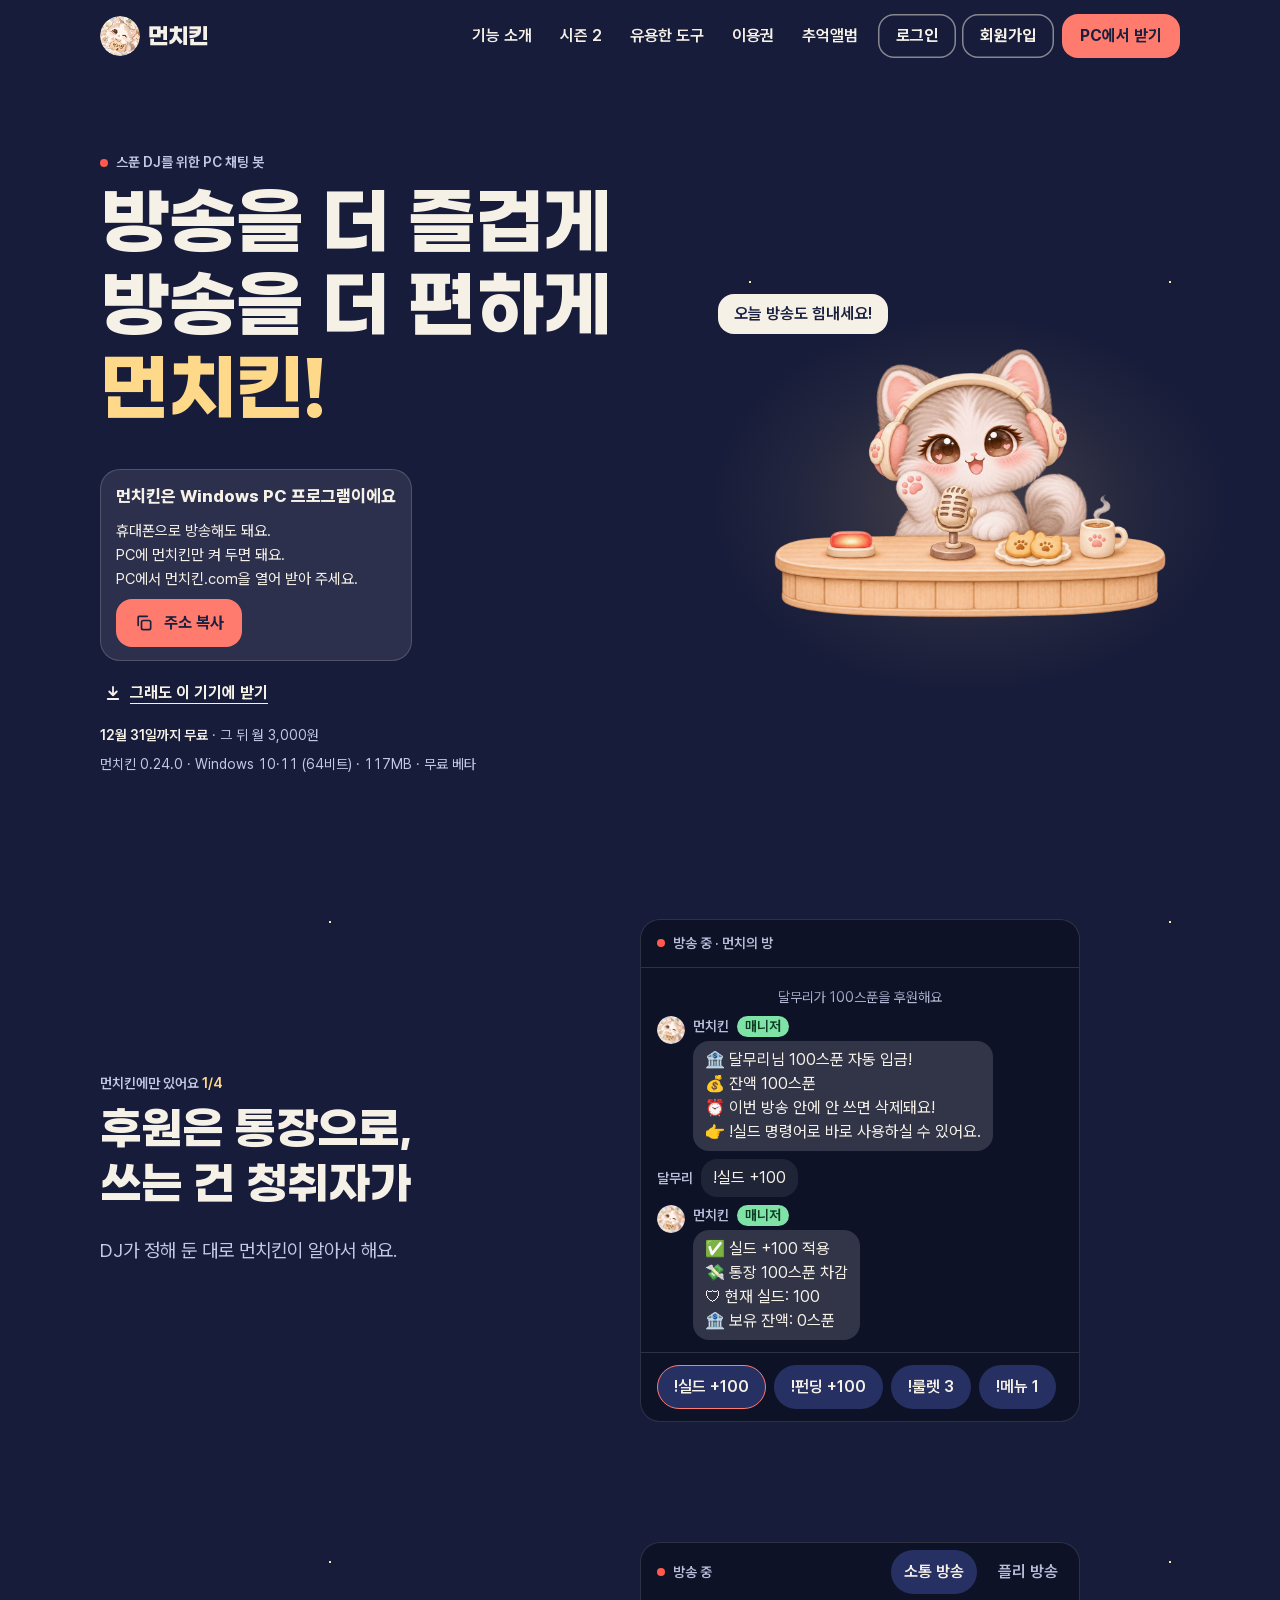
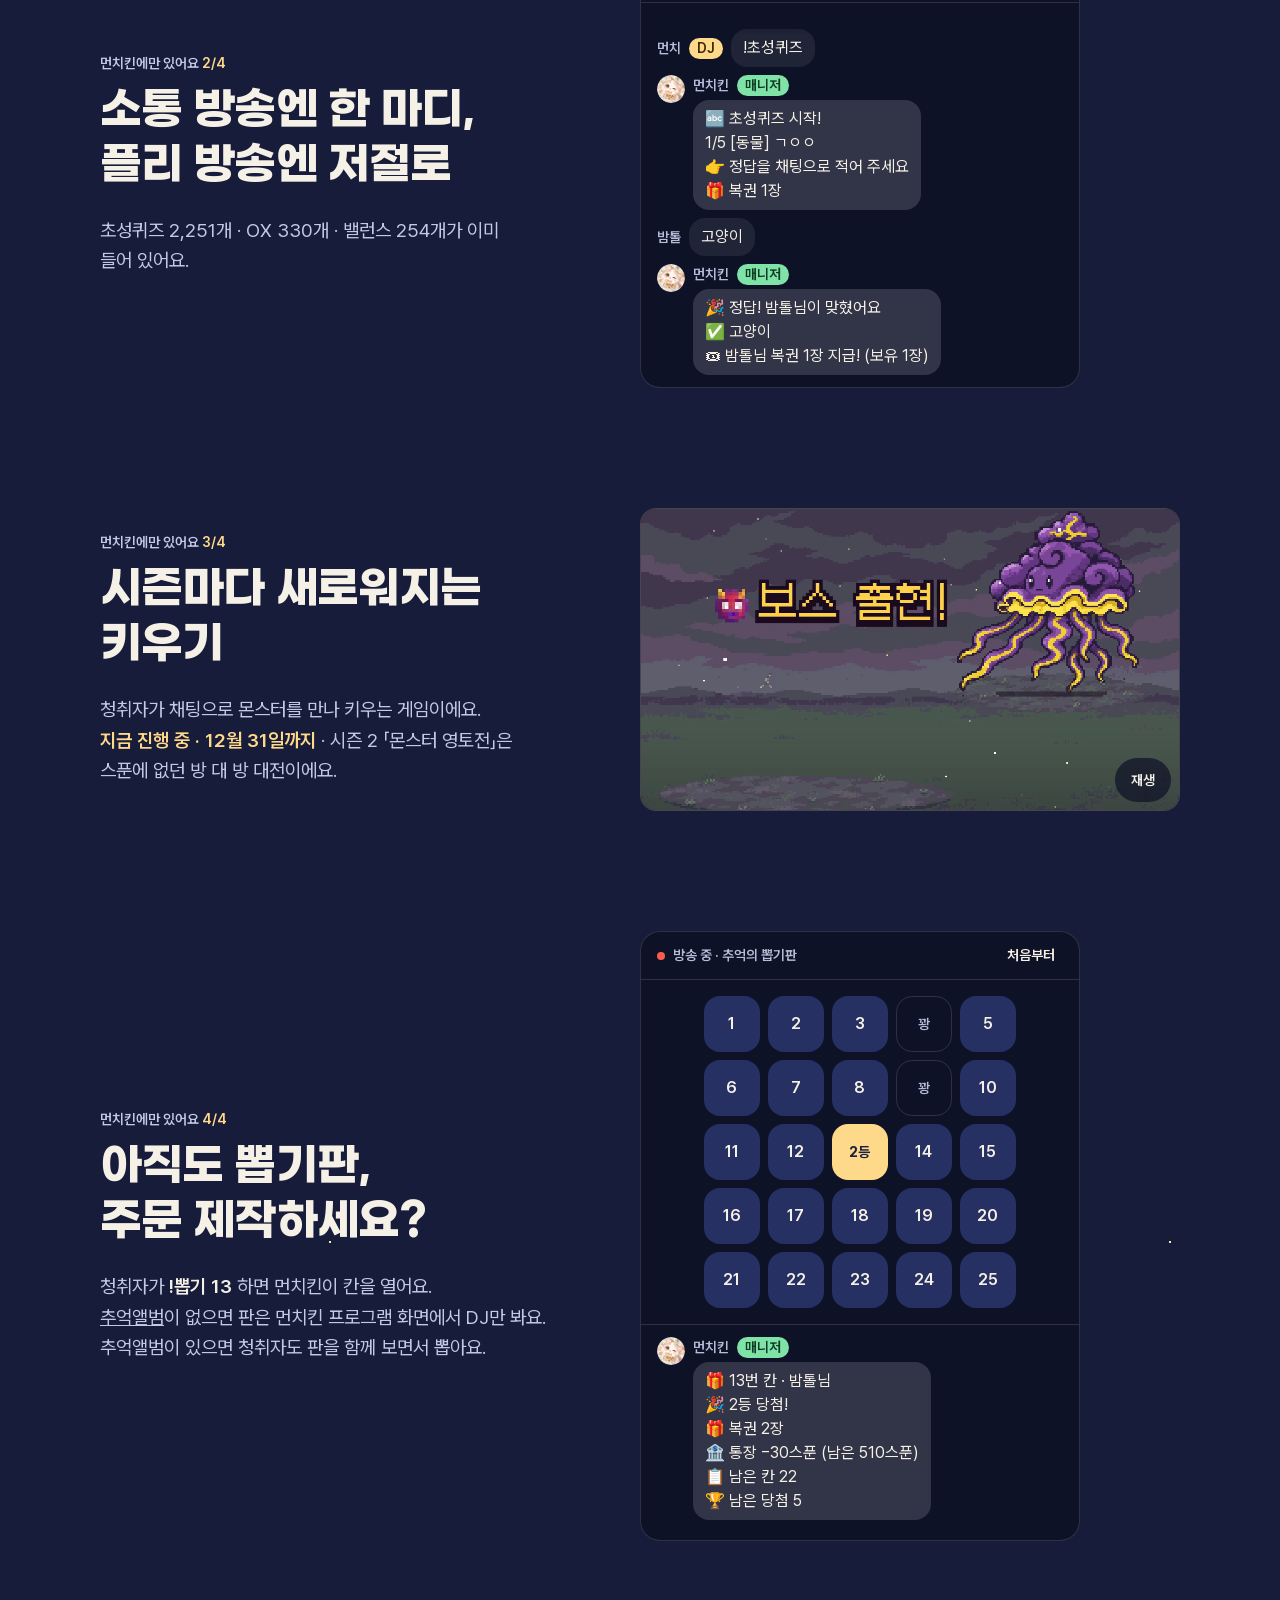
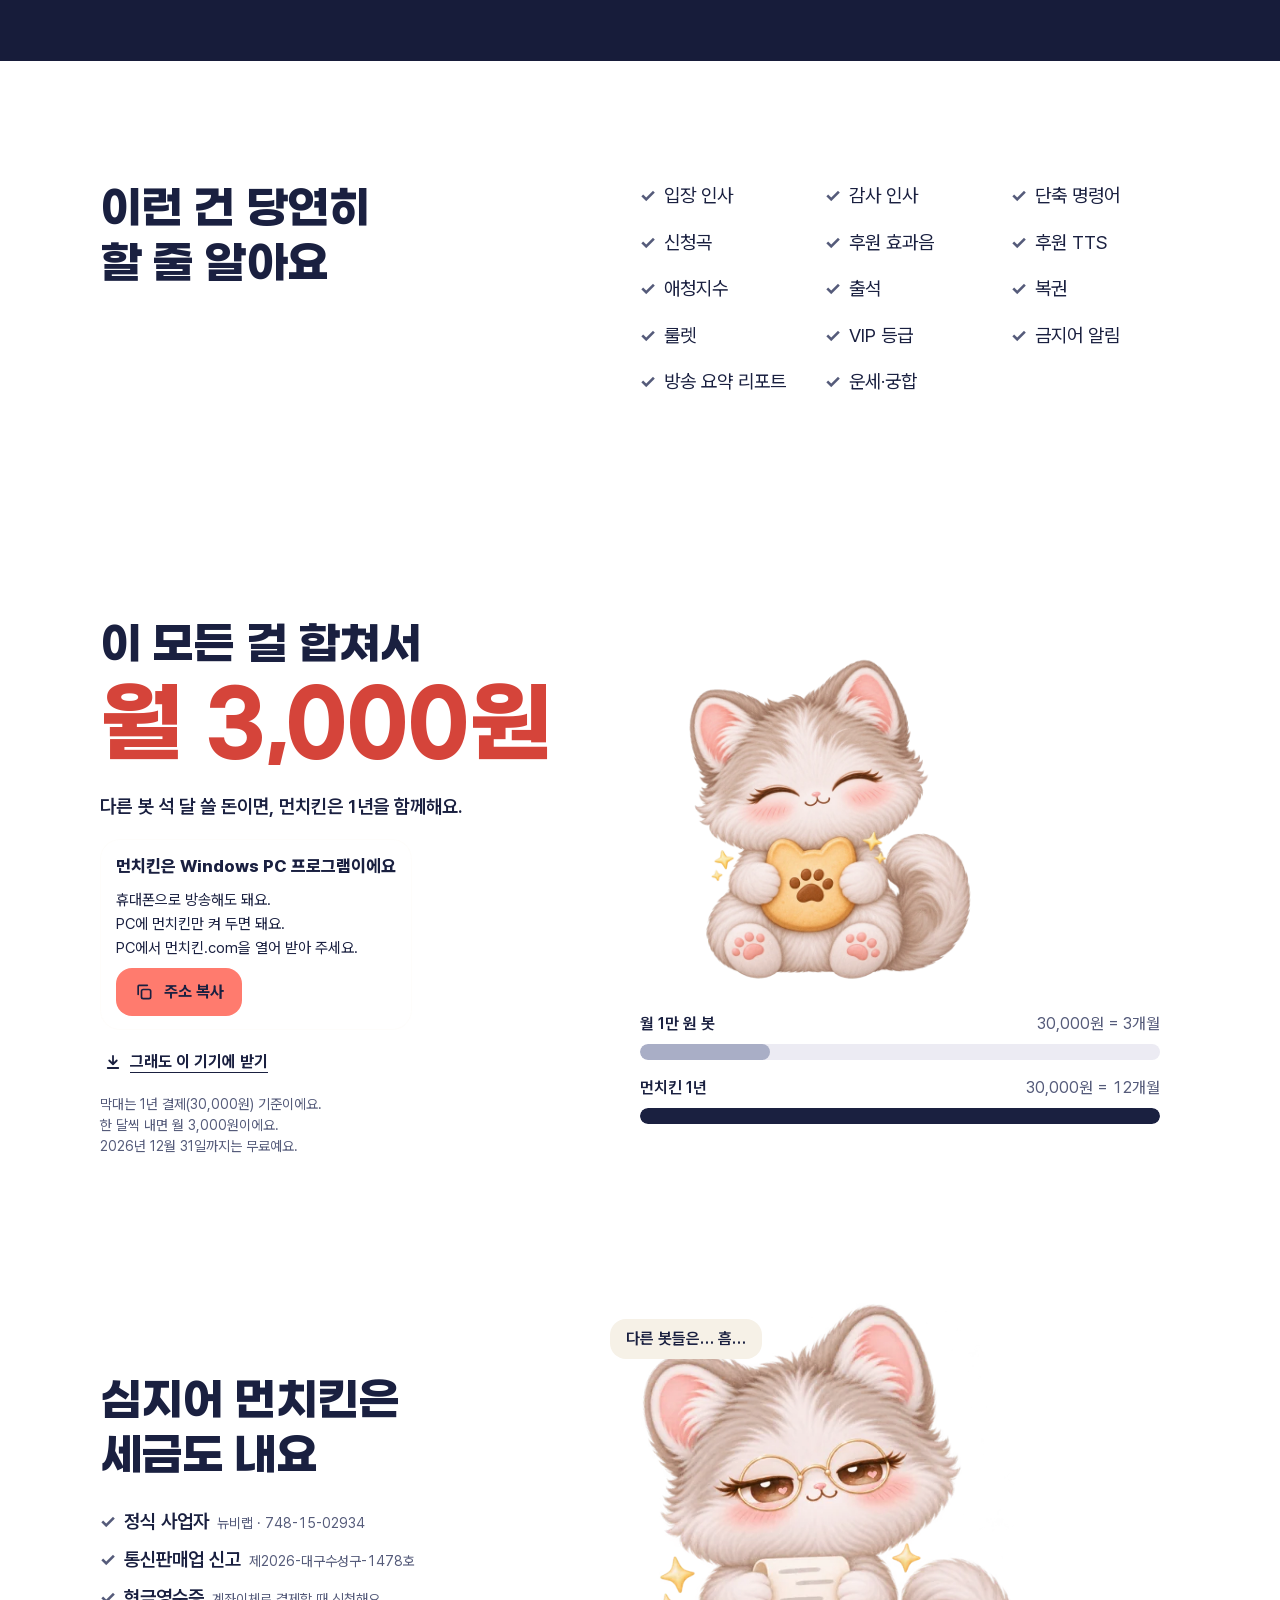
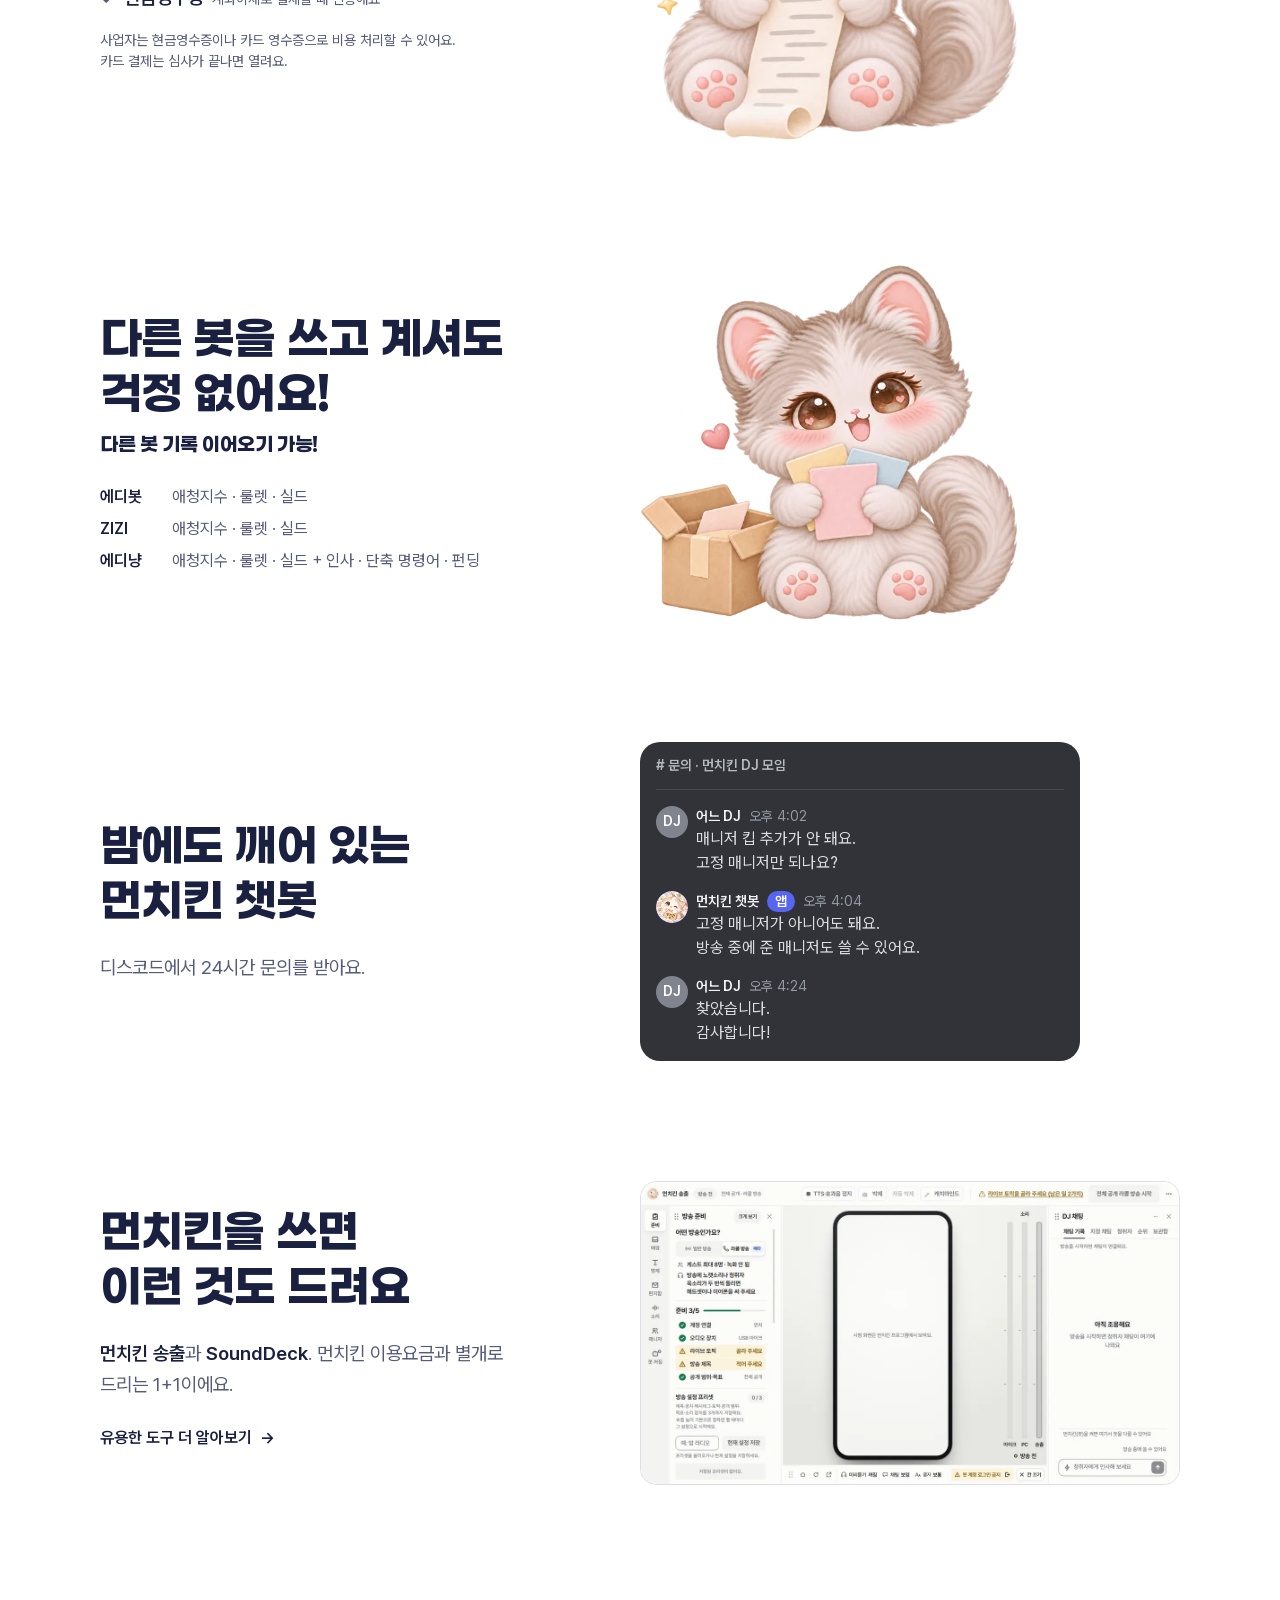
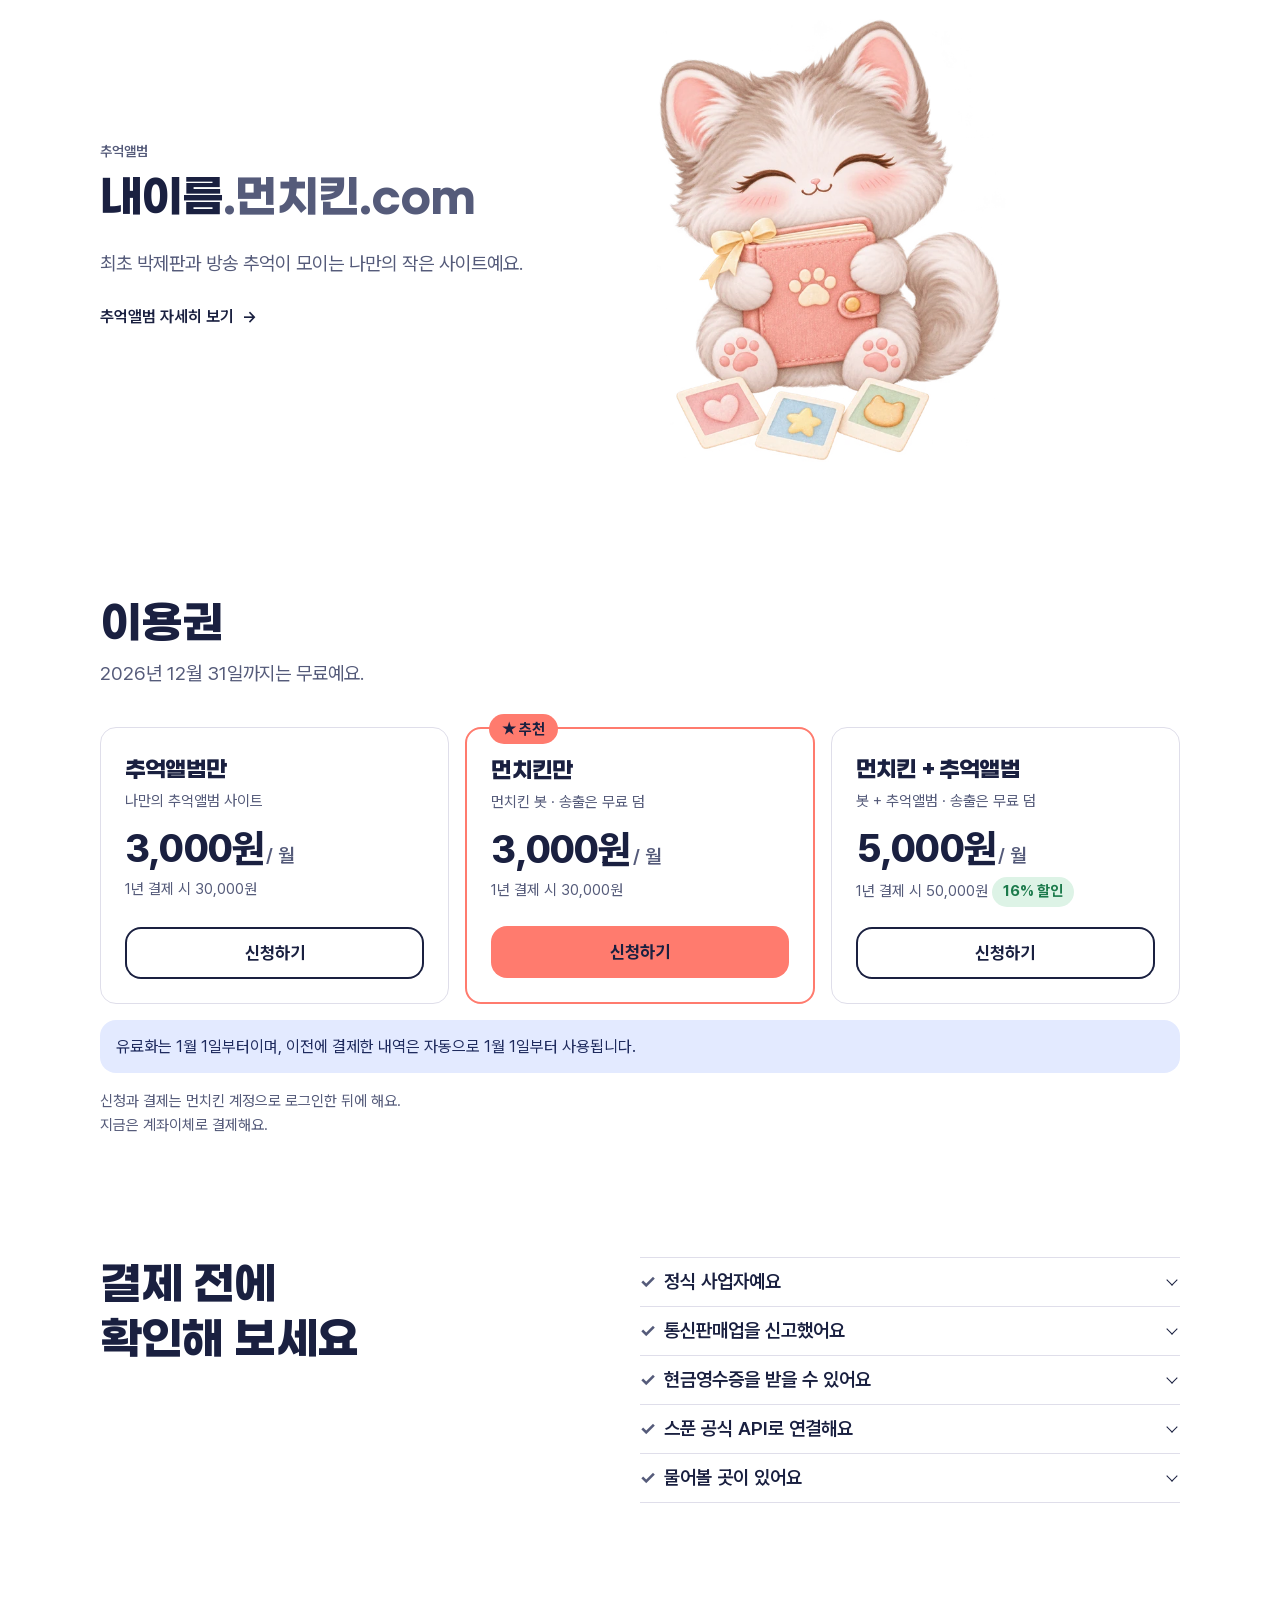
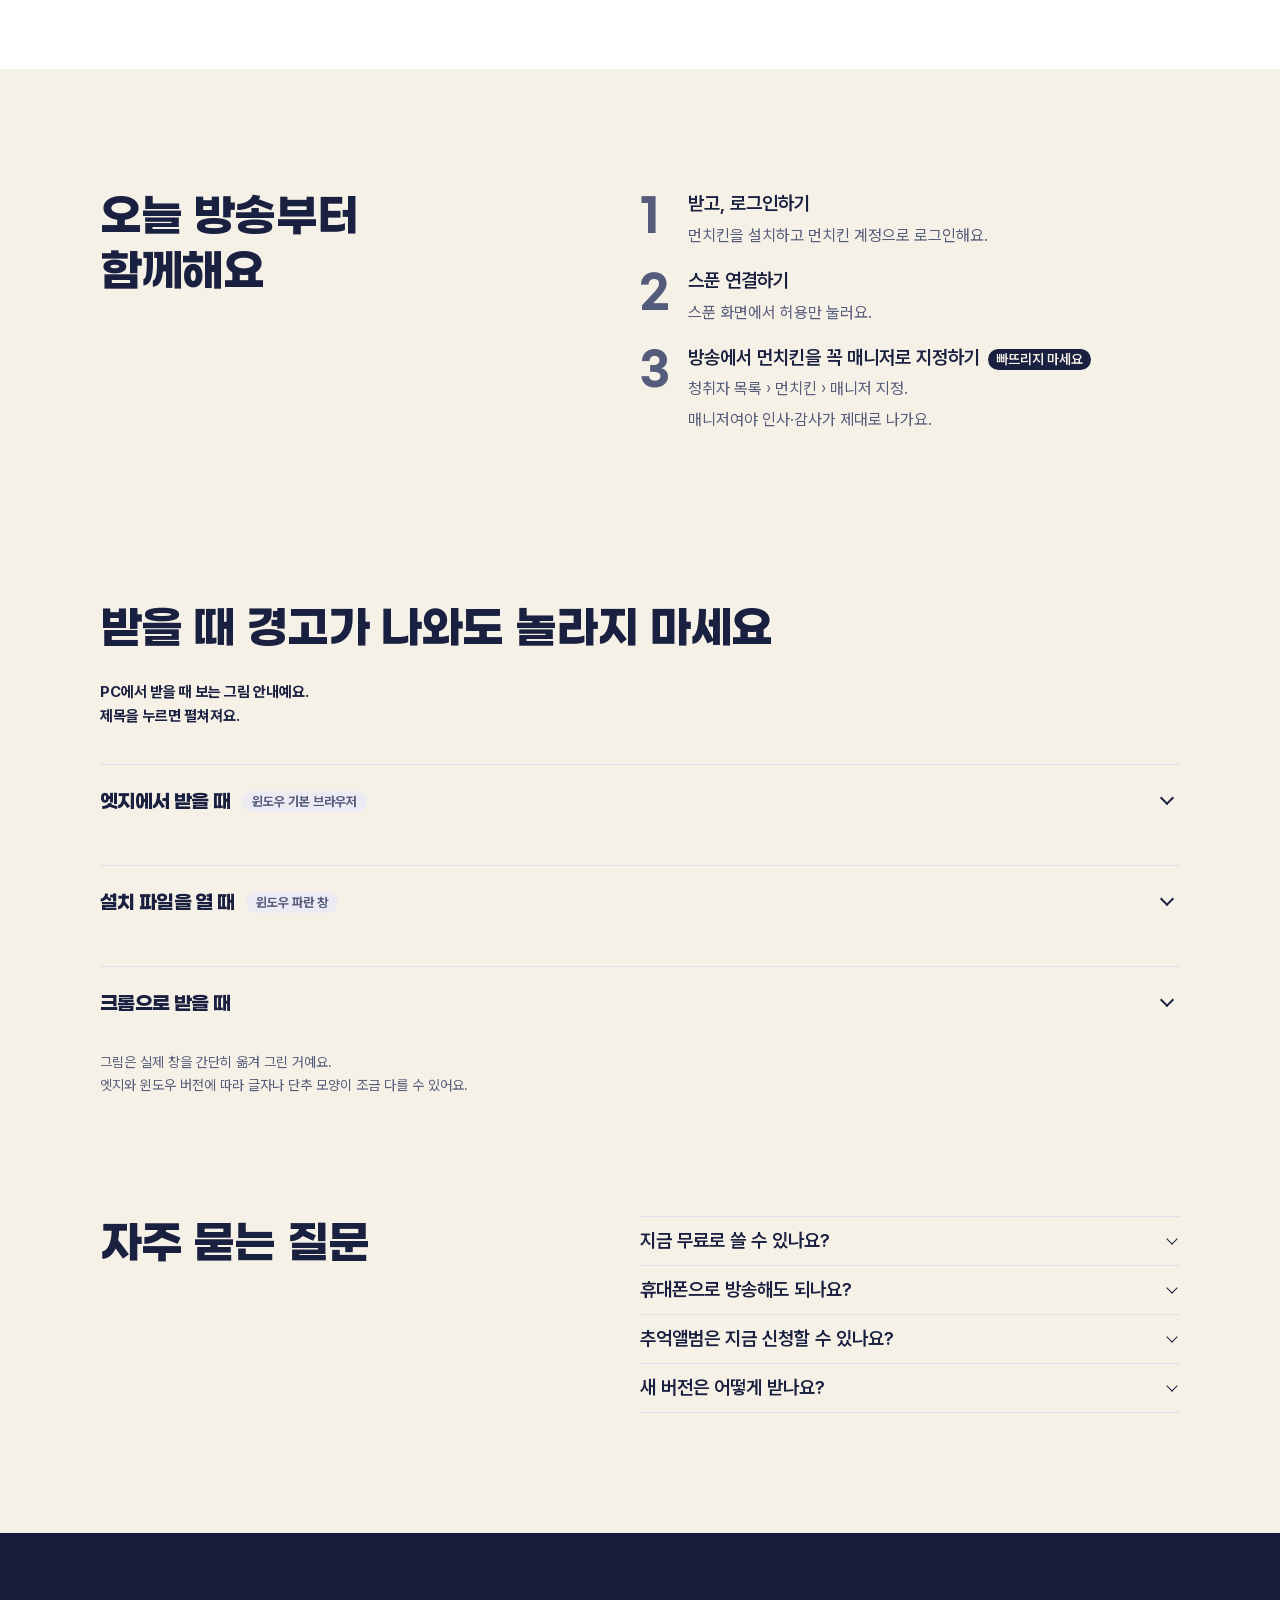
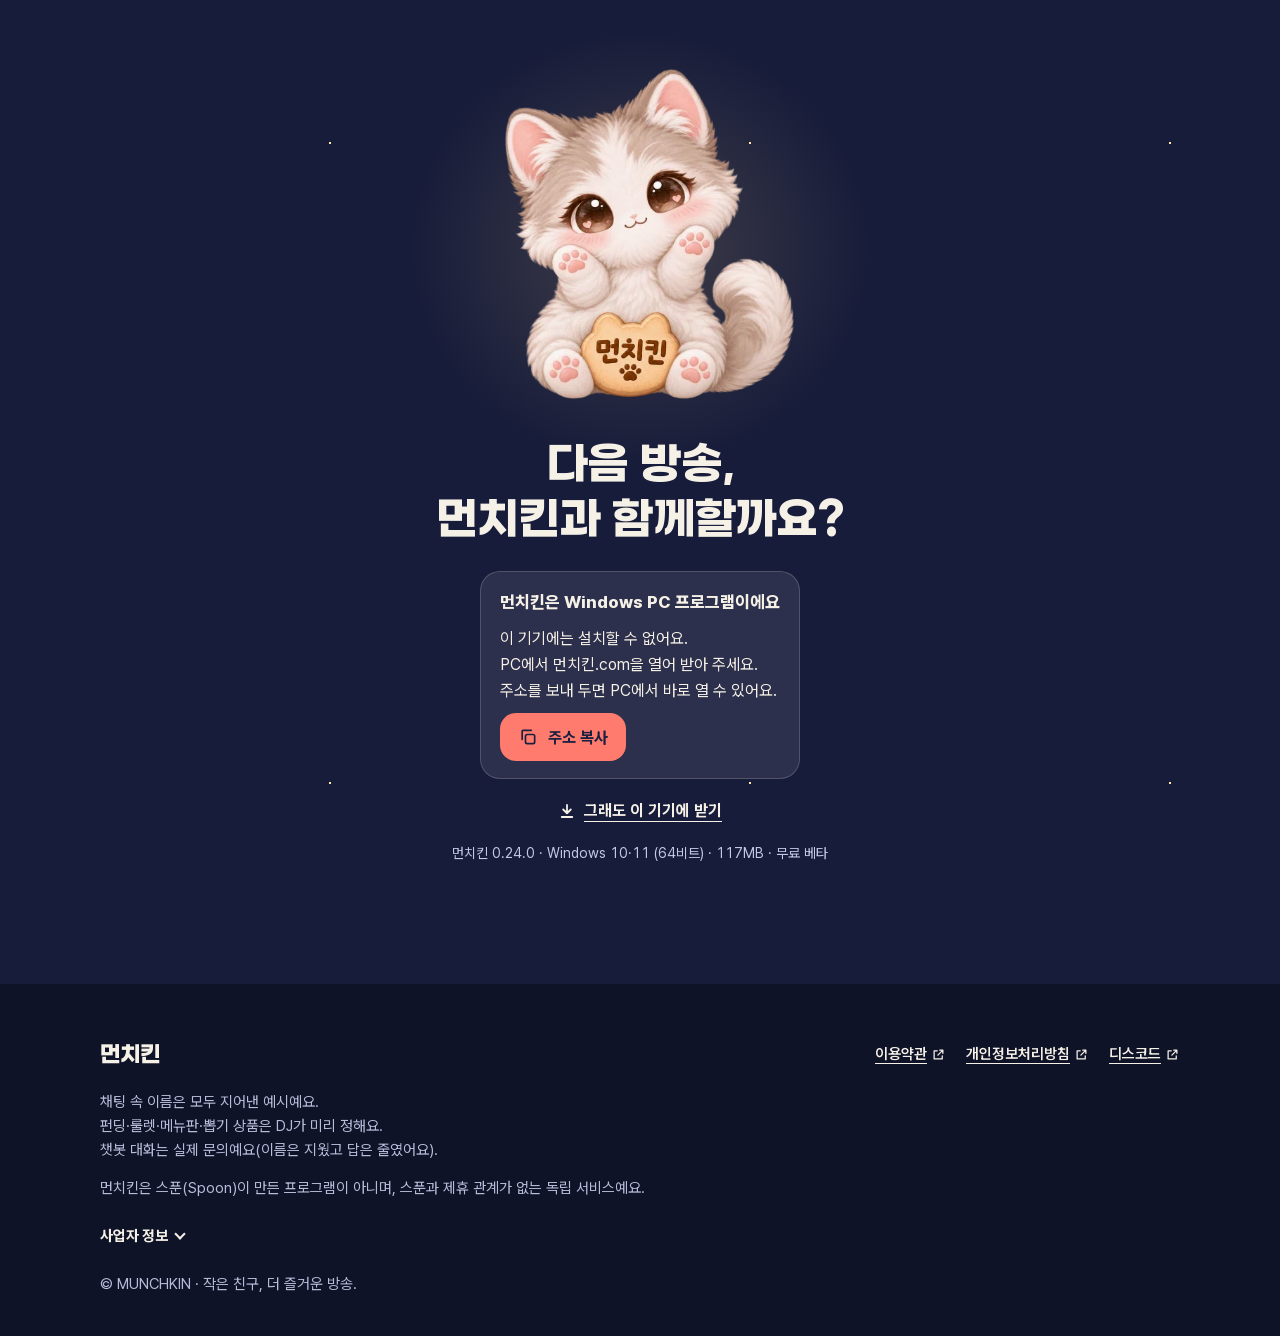
<file: docs/index.html>
<!doctype html>
<html lang="ko"><head><meta charset="utf-8"><meta name="viewport" content="width=device-width,initial-scale=1,viewport-fit=cover">
<title>먼치킨 · 스푼 DJ를 위한 PC 채팅 봇</title><meta name="description" content="스푼 DJ를 위한 Windows PC 채팅 봇, 먼치킨. 스푼 방송에 매니저로 들어와 입장 인사, 후원 감사, 채팅 게임을 대신해 줘요.">
<meta property="og:title" content="스푼 방송을 도와줄 공식 API 봇, 먼치킨!"><meta property="og:description" content="스푼 DJ를 위한 Windows PC 채팅 봇. 입장 인사, 후원 감사, 채팅 게임을 대신해 줘요."><meta property="og:image" content="https://xn--s22bu18a0ub.com/og.jpg"><meta property="og:image:width" content="1200"><meta property="og:image:height" content="630"><meta property="og:image:alt" content="헤드폰을 쓰고 라디오 책상에서 손을 흔드는 먼치킨 고양이. 스푼 DJ를 위한 PC 채팅 봇, 먼치킨."><meta property="og:url" content="https://xn--s22bu18a0ub.com/"><meta property="og:type" content="website"><meta property="og:site_name" content="먼치킨"><meta property="og:locale" content="ko_KR">
<meta name="twitter:card" content="summary_large_image"><meta name="twitter:title" content="스푼 방송을 도와줄 공식 API 봇, 먼치킨!">
<link rel="canonical" href="https://xn--s22bu18a0ub.com/"><link rel="icon" href="favicon.ico"><link rel="apple-touch-icon" href="munchkin-256.png">
<meta name="theme-color" content="#171C3A">
<link rel="preload" href="fonts/mk-text.woff2" as="font" type="font/woff2" crossorigin><link rel="preload" href="fonts/mk-title.woff2" as="font" type="font/woff2" crossorigin>
<link rel="stylesheet" href="site.css?v=10"><link rel="stylesheet" href="pay.css?v=2"><link rel="stylesheet" href="home.css?v=2"><script src="home.js?v=2" defer></script><script type="module" src="album/album.js?v=31"></script>
</head>
<body class="home"><a class="skip" href="#main">본문으로 바로 가기</a><svg class="sprite" width="0" height="0" aria-hidden="true" focusable="false" style="position:absolute"><defs>
<symbol id="i-down" viewBox="0 0 24 24"><path d="M12 4v11M7 10l5 5 5-5M5 20h14"/></symbol>
<symbol id="i-below" viewBox="0 0 24 24"><path d="M12 5v14M6 13l6 6 6-6"/></symbol>
<symbol id="i-above" viewBox="0 0 24 24"><path d="M12 19V5M6 11l6-6 6 6"/></symbol>
<symbol id="i-next" viewBox="0 0 24 24"><path d="M5 12h14M13 6l6 6-6 6"/></symbol>
<symbol id="i-out" viewBox="0 0 24 24"><path d="M14 5h5v5M19 5l-8 8M18 14v5H5V6h5"/></symbol>
<symbol id="i-copy" viewBox="0 0 24 24"><rect x="9" y="9" width="11" height="11" rx="2"/><path d="M5 15V5a1 1 0 0 1 1-1h10"/></symbol>
<symbol id="i-share" viewBox="0 0 24 24"><path d="M12 4v11M8 8l4-4 4 4M5 13v6h14v-6"/></symbol>
<symbol id="i-chat" viewBox="0 0 24 24"><path d="M5 5h14a1 1 0 0 1 1 1v9a1 1 0 0 1-1 1h-9l-5 4v-4a1 1 0 0 1-1-1V6a1 1 0 0 1 1-1z"/><path d="M8.5 10.5h7"/></symbol>
<symbol id="i-dice" viewBox="0 0 24 24"><rect x="4" y="4" width="16" height="16" rx="3"/><path d="M9 9h.01M15 9h.01M9 15h.01M15 15h.01M12 12h.01"/></symbol>
<symbol id="i-sprout" viewBox="0 0 24 24"><path d="M12 20v-8M12 12c0-4 3-6.5 7-6.5 0 4-3 6.5-7 6.5zM12 14c0-3-2.4-5.5-6-5.5 0 3 2.4 5.5 6 5.5z"/></symbol>
<symbol id="i-music" viewBox="0 0 24 24"><path d="M9 18V6l10-2v12"/><circle cx="6.5" cy="18" r="2.5"/><circle cx="16.5" cy="16" r="2.5"/></symbol>
<symbol id="i-board" viewBox="0 0 24 24"><rect x="3" y="4" width="18" height="16" rx="2"/><path d="M3 10h18M10 10v10"/></symbol>
<symbol id="i-devices" viewBox="0 0 24 24"><rect x="2" y="4" width="14" height="10" rx="1.5"/><path d="M6 18h6M9 14v4"/><rect x="17.5" y="8" width="4.5" height="12" rx="1"/></symbol>
</defs></svg>
<header class="site-header on-night"><div class="wrap header-in"><a class="brand" href="./"><img src="munchkin-64.png" width="40" height="40" alt="">먼치킨</a><nav aria-label="주 메뉴"><a class="opt" href="#show">기능 소개</a><a href="#grow">시즌 2</a><a href="tools/"><span class="nav-long">유용한 </span>도구</a><a class="opt" href="#pay">이용권</a><a href="album/">추억앨범</a></nav><div class="mk-auth" id="mk-auth"><a class="btn line sm" href="album/">로그인</a><a class="btn line sm join" href="album/">회원가입</a></div><a class="btn main sm header-get" data-dl href="https://github.com/jwonly-spn/jun-live/releases/download/v0.24.0/Munchkin-Setup-0.24.0.exe">무료 받기</a></div></header>
<main id="main"><div id="mk-beta"></div>
<!-- 밤: 방송 중인 구간(첫 화면 + 먼치킨에만 있는 네 가지) -->
<div class="night h-zone">
<section class="h-hero" aria-labelledby="hero-title"><div class="wrap">
<div class="h-copy"><p class="h-kicker"><i class="h-dot" aria-hidden="true"></i>스푼 DJ를 위한 PC 채팅 봇</p>
<h1 id="hero-title"><span>방송을 더 즐겁게</span><span>방송을 더 편하게</span><span class="h-name">먼치킨!</span></h1></div>
<figure class="h-hero-art"><p class="h-note" aria-hidden="true">오늘 방송도 힘내세요!</p><img src="art/hero-desk.webp" width="1208" height="857" alt="헤드폰을 쓰고 작은 책상에서 방송하는 먼치킨 고양이" fetchpriority="high"></figure>
<div class="h-get-box"><div class="get" id="get"><a class="btn main dl" data-dl href="https://github.com/jwonly-spn/jun-live/releases/download/v0.24.0/Munchkin-Setup-0.24.0.exe"><svg class="ico" aria-hidden="true"><use href="#i-down"/></svg><span data-dl-label>Windows용 무료 받기</span></a>
<div class="pc-note pc-note-mini" data-pc-note hidden><p class="pc-note-title">먼치킨은 Windows PC 프로그램이에요</p><p>휴대폰으로 방송해도 돼요.<br class="br-s">PC에 먼치킨만 켜 두면 돼요.<br class="br-s">PC에서 먼치킨.com을 열어 받아 주세요.</p><div class="pc-note-actions"><button type="button" class="btn main" data-copy><svg class="ico" aria-hidden="true"><use href="#i-copy"/></svg>주소 복사</button><button type="button" class="btn line" data-share hidden><svg class="ico" aria-hidden="true"><use href="#i-share"/></svg>카톡이나 디스코드로 보내기</button></div><p class="pc-note-status" role="status" aria-live="polite"></p></div></div>
<p class="h-small"><b>12월 31일까지 무료</b> · 그 뒤 월 3,000원</p><p class="version">먼치킨 0.24.0 · Windows 10·11 (64비트) · 117MB · 무료 베타</p></div>
</div></section>
<div id="show">
<section class="h-scene" id="bank" aria-labelledby="bank-t"><div class="wrap">
<div class="h-head h-rv"><p class="h-eye">먼치킨에만 있어요 <b>1/4</b></p><h2 id="bank-t">후원은 통장으로,<br>쓰는 건 청취자가</h2></div>
<div class="h-pic h-rv h-chat" role="group" aria-label="통장 채팅 예시">
<p class="h-chat-bar"><span><i class="h-dot" aria-hidden="true"></i>방송 중 · 먼치의 방</span></p>
<div class="h-log">
<p class="h-st">달무리가 100스푼을 후원해요</p>
<div class="h-msg h-bot"><span class="h-av" aria-hidden="true"><img src="munchkin-64.png" width="28" height="28" alt=""></span><div><p class="h-who">먼치킨<span class="h-role">매니저</span></p><p class="h-bub">🏦 달무리님 100스푼 자동 입금!
💰 잔액 100스푼
⏰ 이번 방송 안에 안 쓰면 삭제돼요!
👉 !실드 명령어로 바로 사용하실 수 있어요.</p></div></div>
<div id="bank-out" class="h-out" aria-live="polite"></div>
</div>
<div class="h-send" role="group" aria-label="청취자 달무리가 되어 보낼 명령"><button type="button" data-k="shield" aria-pressed="true">!실드 +100</button><button type="button" data-k="fund" aria-pressed="false">!펀딩 +100</button><button type="button" data-k="roul" aria-pressed="false">!룰렛 3</button><button type="button" data-k="menu" aria-pressed="false">!메뉴 1</button></div>
</div>
<div class="h-tail"><p class="h-one">DJ가 정해 둔 대로 먼치킨이 알아서 해요.</p></div>
</div></section>
<section class="h-scene" id="game" aria-labelledby="game-t"><div class="wrap">
<div class="h-head h-rv"><p class="h-eye">먼치킨에만 있어요 <b>2/4</b></p><h2 id="game-t">소통 방송엔 한 마디,<br>플리 방송엔 저절로</h2></div>
<div class="h-pic h-rv h-chat" role="group" aria-label="미니게임 채팅 예시">
<div class="h-chat-bar h-has-seg"><span><i class="h-dot" aria-hidden="true"></i>방송 중</span><div class="h-seg" role="group" aria-label="방송 종류"><button type="button" data-g="talk" aria-pressed="true">소통 방송</button><button type="button" data-g="play" aria-pressed="false">플리 방송</button></div></div>
<div class="h-log"><div id="game-out" class="h-out" aria-live="polite"></div></div>
</div>
<div class="h-tail"><p class="h-one">초성퀴즈 2,251개 · OX 330개 · 밸런스 254개가 이미 들어 있어요.</p></div>
</div></section>
<section class="h-scene" id="grow" aria-labelledby="grow-t"><div class="wrap">
<div class="h-head h-rv"><p class="h-eye">먼치킨에만 있어요 <b>3/4</b></p><h2 id="grow-t">시즌마다 새로워지는<br>키우기</h2></div>
<figure class="h-pic h-rv h-screen"><video data-auto muted loop playsinline preload="metadata" poster="s2/boss-wide-poster.webp" aria-label="키우기 보스전 장면 영상"><source src="s2/boss-wide.webm" type="video/webm"><source src="s2/boss-wide.mp4" type="video/mp4"></video></figure>
<div class="h-tail"><p class="h-one">청취자가 채팅으로 몬스터를 만나 키우는 게임이에요.<br class="br-s"><b class="h-hl" id="s2-date">12월 1일 0시 시작</b> · 시즌 2 「몬스터 영토전」은 스푼에 없던 방 대 방 대전이에요.</p></div>
</div></section>
<section class="h-scene" id="pick" aria-labelledby="pick-t"><div class="wrap">
<div class="h-head h-rv"><p class="h-eye">먼치킨에만 있어요 <b>4/4</b></p><h2 id="pick-t">아직도 뽑기판,<br>주문 제작하세요?</h2></div>
<div class="h-pic h-rv h-chat" role="group" aria-label="뽑기판 채팅 예시">
<div class="h-chat-bar"><span><i class="h-dot" aria-hidden="true"></i>방송 중 · 추억의 뽑기판</span><button type="button" class="h-reset" id="board-reset">처음부터</button></div>
<div class="h-board" id="board" role="group" aria-label="뽑기판 25칸 — 청취자 밤톨이 되어 눌러서 열어 보세요"></div>
<div class="h-log"><div id="pick-out" class="h-out" aria-live="polite"></div></div>
</div>
<div class="h-tail"><p class="h-one">청취자가 <b>!뽑기 13</b> 하면 먼치킨이 칸을 열어요.<br class="br-s"><a href="album/">추억앨범</a>이 없으면 판은 먼치킨 프로그램 화면에서 DJ만 봐요.<br class="br-s">추억앨범이 있으면 청취자도 판을 함께 보면서 뽑아요.</p></div>
</div></section>
</div>
</div>
<!-- 흰색: 따져 보는 구간 -->
<div class="h-zone h-paper">
<section class="h-scene h-solo" id="basic" aria-labelledby="basic-t"><div class="wrap">
<div class="h-head h-rv"><h2 id="basic-t">이런 건 당연히 <br class="h-pc-on">할 줄 알아요</h2></div>
<ul class="h-pic h-rv h-checks"><li>입장 인사</li><li>감사 인사</li><li>단축 명령어</li><li>신청곡</li><li>후원 효과음</li><li>후원 TTS</li><li>애청지수</li><li>출석</li><li>복권</li><li>룰렛</li><li>VIP 등급</li><li>금지어 알림</li><li>방송 요약 리포트</li><li>운세·궁합</li></ul>
</div></section>
<section class="h-scene" id="price" aria-labelledby="price-t"><div class="wrap">
<div class="h-head h-rv"><h2 id="price-t">이 모든 걸 합쳐서</h2><p class="h-num">월 3,000원</p></div>
<div class="h-pic h-rv">
<img class="h-price-art" src="art/thanks-cookie.webp" width="640" height="720" alt="쿠키를 안은 먼치킨 고양이" loading="lazy">
<div class="h-bars" role="img" aria-label="30,000원이면 월 1만 원 봇은 3개월, 먼치킨은 12개월">
<div class="h-bar h-other"><p>월 1만 원 봇<span>30,000원 = 3개월</span></p><div class="h-track"><i class="h-fill"></i></div></div>
<div class="h-bar h-mk"><p>먼치킨 1년<span>30,000원 = 12개월</span></p><div class="h-track"><i class="h-fill"></i></div></div>
</div>
</div>
<div class="h-tail">
<p class="h-one"><b>다른 봇 석 달 쓸 돈이면, 먼치킨은 1년을 함께해요.</b></p>
<div class="h-get-box"><div class="get"><a class="btn main dl" data-dl href="https://github.com/jwonly-spn/jun-live/releases/download/v0.24.0/Munchkin-Setup-0.24.0.exe"><svg class="ico" aria-hidden="true"><use href="#i-down"/></svg><span data-dl-label>Windows용 무료 받기</span></a><div class="pc-note pc-note-mini" data-pc-note hidden><p class="pc-note-title">먼치킨은 Windows PC 프로그램이에요</p><p>휴대폰으로 방송해도 돼요.<br class="br-s">PC에 먼치킨만 켜 두면 돼요.<br class="br-s">PC에서 먼치킨.com을 열어 받아 주세요.</p><div class="pc-note-actions"><button type="button" class="btn main" data-copy><svg class="ico" aria-hidden="true"><use href="#i-copy"/></svg>주소 복사</button><button type="button" class="btn line" data-share hidden><svg class="ico" aria-hidden="true"><use href="#i-share"/></svg>카톡이나 디스코드로 보내기</button></div><p class="pc-note-status" role="status" aria-live="polite"></p></div></div>
<p class="h-small">막대는 1년 결제(30,000원) 기준이에요.<br class="br-s">한 달씩 내면 월 3,000원이에요.<br class="br-s">2026년 12월 31일까지는 무료예요.</p></div>
</div>
</div></section>
<section class="h-scene" id="tax" aria-labelledby="tax-t"><div class="wrap">
<div class="h-head h-rv"><h2 id="tax-t">심지어 먼치킨은<br>세금도 내요</h2></div>
<figure class="h-pic h-rv h-cat"><p class="h-note" aria-hidden="true">다른 봇들은… 흠…</p><img src="art/tax.webp" width="481" height="560" alt="안경을 쓰고 영수증을 든 먼치킨 고양이. “다른 봇들은… 흠…”" loading="lazy"></figure>
<div class="h-tail">
<ul class="h-ticks">
<li><div><b>정식 사업자</b><span>뉴비랩 · 748-15-02934</span></div></li>
<li><div><b>통신판매업 신고</b><span>제2026-대구수성구-1478호</span></div></li>
<li><div><b>현금영수증</b><span>계좌이체로 결제할 때 신청해요</span></div></li>
</ul>
<p class="h-small">사업자는 현금영수증이나 카드 영수증으로 비용 처리할 수 있어요.<br class="br-s">카드 결제는 심사가 끝나면 열려요.</p>
</div>
</div></section>
<section class="h-scene" id="move" aria-labelledby="move-t"><div class="wrap">
<div class="h-head h-rv"><h2 id="move-t">다른 봇을 쓰고 계셔도<br>걱정 없어요!</h2><p class="h-strong">다른 봇 기록 이어오기 가능!</p></div>
<figure class="h-pic h-rv h-cat"><img src="art/moving.webp" width="560" height="528" alt="이사 상자에서 서류를 꺼내는 먼치킨 고양이" loading="lazy"></figure>
<div class="h-tail">
<ul class="h-bots">
<li><b>에디봇</b><span>애청지수 · 룰렛 · 실드</span></li>
<li><b>ZIZI</b><span>애청지수 · 룰렛 · 실드</span></li>
<li><b>에디냥</b><span>애청지수 · 룰렛 · 실드 + 인사 · 단축 명령어 · 펀딩</span></li>
</ul>
</div>
</div></section>
<section class="h-scene" id="help" aria-labelledby="help-t"><div class="wrap">
<div class="h-head h-rv"><h2 id="help-t">밤에도 깨어 있는<br>먼치킨 챗봇</h2></div>
<div class="h-pic h-rv h-dc" role="group" aria-label="실제 디스코드 문의">
<p class="h-dc-bar"># 문의 · 먼치킨 DJ 모임</p>
<div class="h-dm"><span class="h-av" aria-hidden="true">DJ</span><div><p class="h-nm">어느 DJ<time>오후 4:02</time></p><p>매니저 킵 추가가 안 돼요.<br class="br-s">고정 매니저만 되나요?</p></div></div>
<div class="h-dm"><span class="h-av h-app" aria-hidden="true"><img src="munchkin-64.png" width="32" height="32" alt=""></span><div><p class="h-nm">먼치킨 챗봇<span class="h-tag">앱</span><time>오후 4:04</time></p><p>고정 매니저가 아니어도 돼요.<br class="br-s">방송 중에 준 매니저도 쓸 수 있어요.</p></div></div>
<div class="h-dm"><span class="h-av" aria-hidden="true">DJ</span><div><p class="h-nm">어느 DJ<time>오후 4:24</time></p><p>찾았습니다.<br class="br-s">감사합니다!</p></div></div>
</div>
<div class="h-tail"><p class="h-one">디스코드에서 24시간 문의를 받아요.</p></div>
</div></section>
<section class="h-scene" id="tools" aria-labelledby="tools-t"><div class="wrap">
<div class="h-head h-rv"><h2 id="tools-t">먼치킨을 쓰면<br>이런 것도 드려요</h2></div>
<figure class="h-pic h-rv h-shot"><img src="tools/studio.webp" width="1200" height="674" alt="먼치킨 송출 프로그램 화면" loading="lazy"></figure>
<div class="h-tail"><p class="h-one"><b>먼치킨 송출</b>과 <b>SoundDeck</b>. 먼치킨 이용요금과 별개로 드리는 1+1이에요.</p><a class="h-more" href="tools/">유용한 도구 더 알아보기</a></div>
</div></section>
<section class="h-scene" id="album" aria-labelledby="album-title"><div class="wrap">
<div class="h-head h-rv"><p class="h-eye">추억앨범</p><h2 id="album-title" class="h-addr">내이름<span class="h-dim">.먼치킨.com</span></h2></div>
<figure class="h-pic h-rv h-cat h-m-off"><img src="art/album.webp" width="581" height="720" alt="앨범을 안은 먼치킨 고양이" loading="lazy"></figure>
<div class="h-tail album-copy"><p class="h-one album-note">최초 박제판과 방송 추억이 모이는 나만의 작은 사이트예요.</p><p class="h-links"><a class="h-more" href="album/">추억앨범 자세히 보기</a></p></div>
</div></section>
<section class="h-scene h-solo h-wide" id="pay" aria-labelledby="pay-title"><div class="wrap">
<div class="h-head h-rv"><h2 id="pay-title">이용권</h2><p class="h-one">2026년 12월 31일까지는 무료예요.</p></div>
<div class="h-pic h-rv"><div class="pt" id="mk-pay"><div class="pt-grid"><article class="card pt-card"><h3>추억앨범만</h3><p class="hint">나만의 추억앨범 사이트</p><p class="pt-price"><b>3,000원</b><span> / 월</span></p><p class="pt-sub">1년 결제 시 30,000원</p><a class="btn block line" href="album/" aria-label="추억앨범만 신청하기">신청하기</a></article><article class="card pt-card pt-best"><p class="pt-badge">★ 추천</p><h3>먼치킨만</h3><p class="hint">먼치킨 봇 · 송출은 무료 덤</p><p class="pt-price"><b>3,000원</b><span> / 월</span></p><p class="pt-sub">1년 결제 시 30,000원</p><a class="btn block main" href="album/" aria-label="먼치킨만 신청하기">신청하기</a></article><article class="card pt-card"><h3>먼치킨 + 추억앨범</h3><p class="hint">봇 + 추억앨범 · 송출은 무료 덤</p><p class="pt-price"><b>5,000원</b><span> / 월</span></p><p class="pt-sub">1년 결제 시 50,000원 <span class="chip sale">16% 할인</span></p><a class="btn block line" href="album/" aria-label="먼치킨 + 추억앨범 신청하기">신청하기</a></article></div><p class="notice">유료화는 1월 1일부터이며, 이전에 결제한 내역은 자동으로 1월 1일부터 사용됩니다.</p><p class="hint">신청과 결제는 먼치킨 계정으로 로그인한 뒤에 해요.<br class="br-s">지금은 계좌이체로 결제해요.</p></div></div>
</div></section>
<section class="h-scene h-solo h-sure" id="sure" aria-labelledby="sure-t"><div class="wrap">
<div class="h-head h-rv"><h2 id="sure-t">결제 전에 <br class="h-pc-on">확인해 보세요</h2></div>
<div class="h-pic h-rv h-folds">
<details><summary><span class="h-ok">정식 사업자예요</span></summary><p>뉴비랩(NEWVIE Lab) · 사업자등록번호 748-15-02934 · <a href="https://www.ftc.go.kr/bizCommPop.do?wrkr_no=7481502934" target="_blank" rel="noopener">공정거래위원회에서 확인할 수 있어요<span class="sr">(새 창)</span></a>.</p></details>
<details><summary><span class="h-ok">통신판매업을 신고했어요</span></summary><p>신고번호 제2026-대구수성구-1478호</p></details>
<details><summary><span class="h-ok">현금영수증을 받을 수 있어요</span></summary><p>계좌이체로 결제할 때 개인(소득공제)이나 사업자(지출증빙) 현금영수증을 신청해요.<br class="br-s">자세한 세금 처리는 세무사나 국세청(☎126)에 물어봐 주세요.</p></details>
<details><summary><span class="h-ok">스푼 공식 API로 연결해요</span></summary><p>허용은 스푼 화면에서 누르고, 스푼 비밀번호는 먼치킨에 적지 않아요.</p></details>
<details><summary><span class="h-ok">물어볼 곳이 있어요</span></summary><p>고객안내 0505-008-0032 · 디스코드 「먼치킨 DJ 모임」</p></details>
</div>
</div></section>
</div>
<!-- 크림: 시작하는 구간 -->
<div class="h-zone h-cream">
<section class="h-scene h-solo" id="start" aria-labelledby="start-t"><div class="wrap">
<div class="h-head h-rv"><h2 id="start-t">오늘 방송부터 <br class="h-pc-on">함께해요</h2></div>
<ol class="h-pic h-rv h-steps">
<li><div><b>받고, 로그인하기</b><span>먼치킨을 설치하고 먼치킨 계정으로 로그인해요.</span></div></li>
<li><div><b>스푼 연결하기</b><span>스푼 화면에서 허용만 눌러요.</span></div></li>
<li><div><b>방송에서 먼치킨을 꼭 매니저로 지정하기<span class="h-must">빠뜨리지 마세요</span></b><span>청취자 목록 › 먼치킨 › 매니저 지정.<br class="br-s">매니저여야 인사·감사가 제대로 나가요.</span></div></li>
</ol>
</div></section>
<section id="install-help" class="sec" aria-labelledby="ih-title">
    <div class="wrap">
      <div class="head">
        <h2 id="ih-title" tabindex="-1">받을 때 경고가 나와도 놀라지 마세요</h2>
      </div>
      <div class="ih-intro">
        <div class="ih-why"><b>왜 경고가 나와요?</b><span>먼치킨은 아직 마이크로소프트 서명을 받지 않은 프로그램이에요.<br class="br-s">그래서 처음 받을 때 엣지와 윈도우가 "이 파일을 믿어도 되는지" 한 번 더 물어봐요.<br class="br-s">아래 그림에서 분홍 테두리를 차례로 누르면 돼요.<br class="br-s">이 확인은 처음 설치할 때만 나오고, 그다음 업데이트는 먼치킨이 알아서 해요.</span></div>
        <p class="ih-safe"><svg viewBox="0 0 24 24" aria-hidden="true"><path d="M12 3l7 3v5c0 4.6-3 8.4-7 10-4-1.6-7-5.4-7-10V6z"/><path d="M8.5 12l2.5 2.5 4.5-5"/></svg><span>먼치킨.com의 받기 단추로 받은 파일만 이렇게 열어 주세요.<br class="br-s">파일 이름은 Munchkin-Setup으로 시작해요.<br class="br-s">다른 곳에서 받은 파일은 열지 마세요.</span></p>
      </div>
      <p class="ih-mobile" data-ih-mobile hidden>PC에서 받을 때 보는 그림 안내예요.<br class="br-s">제목을 누르면 펼쳐져요.</p>

      <details class="ih-part" data-ih>
        <summary><h3>엣지에서 받을 때</h3><span class="pill">윈도우 기본 브라우저</span></summary>
        <p class="ih-sub">받기 단추를 누르면 엣지 오른쪽 위에 다운로드 창이 떠요.<br class="br-s">창이 사라졌다면 키보드에서 Ctrl + J를 누르면 다시 열려요.</p>
        <ol class="ih-steps">
          <li>
            <div class="shot" role="img" aria-label="엣지 다운로드 창. 먼치킨 파일 아래에 '일반적으로 다운로드되지 않습니다' 경고가 있고, 파일 옆 점 세 개 단추에 표시가 있어요.">
              <div class="win">
                <div class="wtitle">다운로드 <i>···</i></div>
                <div class="item">
                  <span class="fic"></span>
                  <div><div class="fname">Munchkin-Setup-0.24.0.exe</div><div class="warn">일반적으로 다운로드되지 않습니다. 열기 전에 신뢰할 수 있는지 확인하세요.</div></div>
                  <div class="tools"><span class="ib"><svg viewBox="0 0 24 24"><path d="M5 7h14M10 7V5h4v2M7 7l1 12h8l1-12"/></svg></span><span class="ib hit">···</span></div>
                </div>
              </div>
            </div>
            <div class="ih-cap"><p><b>파일 옆 "···"(더 보기)을 눌러요</b><span>휴지통 단추는 누르지 마세요.<br class="br-s">파일이 지워져요.</span></p></div>
          </li>
          <li>
            <div class="shot" role="img" aria-label="점 세 개를 누르면 나오는 메뉴. '유지'에 표시가 있어요.">
              <div class="win">
                <div class="item">
                  <span class="fic"></span>
                  <div><div class="fname">Munchkin-Setup-0.24.0.exe</div><div class="warn">일반적으로 다운로드되지 않습니다.</div></div>
                  <div class="tools"><span class="ib">···</span></div>
                </div>
                <div class="menu"><i class="bar m"></i><span class="hit left">유지</span><i class="bar"></i><i class="bar s"></i></div>
              </div>
            </div>
            <div class="ih-cap"><p><b>메뉴에서 "유지"를 눌러요</b><span>"파일을 남겨 둔다"는 뜻이에요.</span></p></div>
          </li>
          <li>
            <div class="shot" role="img" aria-label="'열기 전에 신뢰할 수 있는지 확인하세요' 창. 파란 삭제 단추는 누르지 말고, 아래 '더 보기'에 표시가 있어요.">
              <div class="win dlg">
                <h4>열기 전에 이 파일을 신뢰할 수 있는지 확인하세요</h4>
                <p>Microsoft Defender SmartScreen은 이 파일이 안전한지 확인할 수 없습니다.</p>
                <div class="row gap"><span class="b blue no">삭제</span><span class="b">취소</span></div>
                <div><span class="lnk hit left">더 보기 <svg class="chev" viewBox="0 0 12 12" aria-hidden="true"><path d="M2.5 4.5l3.5 3.5 3.5-3.5"/></svg></span></div>
              </div>
            </div>
            <div class="ih-cap"><p><b>창 아래 "더 보기"를 눌러요</b><span>파란 "삭제" 단추는 누르지 마세요.</span></p></div>
          </li>
          <li>
            <div class="shot" role="img" aria-label="'더 보기'를 누르면 아래에 '그래도 계속'이 나오고, 거기에 표시가 있어요.">
              <div class="win dlg">
                <h4>열기 전에 이 파일을 신뢰할 수 있는지 확인하세요</h4>
                <div class="row"><span class="b blue">삭제</span><span class="b">취소</span></div>
                <div class="drop"><span class="lnk">더 보기 <svg class="chev" viewBox="0 0 12 12" aria-hidden="true"><path d="M2.5 7.5l3.5-3.5 3.5 3.5"/></svg></span><span class="hit left">그래도 계속</span><i class="bar m"></i></div>
              </div>
            </div>
            <div class="ih-cap"><p><b>"그래도 계속"을 눌러요</b><span>이제 파일이 PC에 저장돼요.</span></p></div>
          </li>
          <li>
            <div class="shot" role="img" aria-label="다운로드 창에서 먼치킨 파일 아래 '파일 열기'에 표시가 있어요.">
              <div class="win">
                <div class="wtitle">다운로드 <i>···</i></div>
                <div class="item">
                  <span class="fic"></span>
                  <div><div class="fname">Munchkin-Setup-0.24.0.exe</div><span class="open hit left">파일 열기</span></div>
                  <div class="tools"></div>
                </div>
              </div>
            </div>
            <div class="ih-cap"><p><b>"파일 열기"를 눌러요</b><span>다운로드 폴더에서 파일을 두 번 눌러도 돼요.<br class="br-s">다음은 아래 윈도우 파란 창이에요.</span></p></div>
          </li>
        </ol>
      </details>

      <details class="ih-part" data-ih>
        <summary><h3>설치 파일을 열 때</h3><span class="pill">윈도우 파란 창</span></summary>
        <p class="ih-sub">파일을 열면 윈도우가 파란 창을 한 번 더 띄울 수 있어요.<br class="br-s">크롬으로 받았을 때도 같아요.</p>
        <ol class="ih-steps">
          <li>
            <div class="shot ss" role="img" aria-label="파란색 'Windows의 PC 보호' 창. 글 아래 '추가 정보'에 표시가 있어요.">
              <div class="ssw">
                <h4>Windows의 PC 보호</h4>
                <p>Microsoft Defender SmartScreen에서 인식할 수 없는 앱의 시작을 차단했습니다. 이 앱을 실행하면 PC가 위험에 노출될 수 있습니다.</p>
                <div><span class="lnk hit left">추가 정보</span></div>
                <div class="row"><span class="b">실행 안 함</span></div>
              </div>
            </div>
            <div class="ih-cap"><p><b>글 아래 "추가 정보"를 눌러요</b><span>처음에는 "실행" 단추가 안 보여요.<br class="br-s">"추가 정보"를 눌러야 나와요.</span></p></div>
          </li>
          <li>
            <div class="shot ss" role="img" aria-label="'추가 정보'를 누르면 앱 이름과 게시자가 보이고, 아래 '실행' 단추에 표시가 있어요.">
              <div class="ssw">
                <h4>Windows의 PC 보호</h4>
                <dl><dt>앱:</dt><dd>Munchkin-Setup-0.24.0.exe</dd><dt>게시자:</dt><dd>알 수 없는 게시자</dd></dl>
                <div class="row"><span class="b hit">실행</span><span class="b">실행 안 함</span></div>
              </div>
            </div>
            <div class="ih-cap"><p><b>"실행"을 누르면 설치가 이어져요</b><span>"알 수 없는 게시자"는 서명이 없다는 뜻이에요.<br class="br-s">앱 이름이 Munchkin-Setup인지만 확인해 주세요.</span></p></div>
          </li>
        </ol>
        <p class="ih-done"><svg viewBox="0 0 24 24" aria-hidden="true"><path d="M4 12.5l5 5L20 6.5"/></svg><span>설치가 끝나면 먼치킨을 켜서 "스푼 연결"을 눌러 주세요.<br class="br-s">이 창들은 처음 한 번만 나와요.<br class="br-s">새 버전은 먼치킨이 켜질 때 저절로 업데이트돼요.</span></p>
      </details>

      <details class="ih-part" data-ih>
        <summary><h3>크롬으로 받을 때</h3></summary>
        <div class="ih-chrome">
          <p>오른쪽 위 다운로드 단추를 누르면 받은 파일 목록이 보여요.<br class="br-s">먼치킨 파일 옆에 경고가 붙어 있으면, 그 파일을 눌러 받기를 이어 가는 단추를 눌러 주세요.<br class="br-s">그다음은 위 "설치 파일을 열 때"와 같아요.</p>
        </div>
      </details>
      <p class="ih-note">그림은 실제 창을 간단히 옮겨 그린 거예요.<br class="br-s">엣지와 윈도우 버전에 따라 글자나 단추 모양이 조금 다를 수 있어요.</p>
    </div>
  </section>
<section class="h-scene h-solo" id="faq" aria-labelledby="faq-t"><div class="wrap">
<div class="h-head h-rv"><h2 id="faq-t">자주 묻는 질문</h2></div>
<div class="h-pic h-rv h-folds">
<details><summary>지금 무료로 쓸 수 있나요?</summary><p>먼치킨은 2026년 12월 31일까지 무료예요.<br class="br-s">먼치킨만 쓰는 분은 신청하지 않아도 돼요.<br class="br-s">2027년 1월 1일부터 유료예요.<br class="br-s">이용권은 지금 <a href="#pay">이용권 칸</a>에서 신청할 수 있고, 그 전에 결제한 이용권은 1월 1일부터 자동으로 쓰여요.<br class="br-s">계좌이체는 지금 되고, 카드 결제는 KG이니시스 심사가 끝나면 열려요.</p></details>
<details><summary>휴대폰으로 방송해도 되나요?</summary><p>네. Windows PC에 먼치킨을 켜 두면 휴대폰 방송에서도 인사, 게임, 통장이 움직여요.<br class="br-s">효과음과 <abbr title="글을 소리로 읽어 주는 기능">TTS</abbr>는 PC에서 나와요.<br class="br-s">먼치킨은 DJ의 PC에서 움직이니, 방송할 때 PC와 먼치킨을 함께 켜 두세요.</p></details>
<details><summary>추억앨범은 지금 신청할 수 있나요?</summary><p>네. <a href="album/">먼치킨.com/album</a>에서 누구나 신청할 수 있어요.<br class="br-s">결제가 확인되면 앨범이 바로 만들어지고, 이용 기간은 1월 1일부터 시작해요.<br class="br-s"><a href="https://xn--hu5bi2af5y.com/" target="_blank" rel="noopener">한이준 추억앨범<span class="sr">(새 창)</span><svg class="ico" aria-hidden="true"><use href="#i-out"/></svg></a>에서 어떤 모습인지 먼저 만나 보세요.</p></details>
<details><summary>새 버전은 어떻게 받나요?</summary><p>먼치킨을 켜면 새 버전으로 저절로 업데이트해요.<br class="br-s">공지와 자세한 업데이트 소식은 <a href="https://discord.gg/XjfyZDfBtW" target="_blank" rel="noopener">먼치킨 디스코드<span class="sr">(새 창)</span><svg class="ico" aria-hidden="true"><use href="#i-out"/></svg></a>에서 만나요.</p></details>
</div>
</div></section>
</div>
<!-- 마지막: 다시 밤 -->
<section class="night h-scene h-last" aria-labelledby="final-title"><div class="wrap">
<figure class="h-pic h-rv h-cat"><img src="art/aegyo-1.webp" width="512" height="512" alt="쿠키를 안은 먼치킨 고양이" loading="lazy"></figure>
<div class="h-head h-rv"><h2 id="final-title">다음 방송,<br>먼치킨과 함께할까요?</h2></div>
<div class="h-tail"><div class="get"><a class="btn main dl" data-dl href="https://github.com/jwonly-spn/jun-live/releases/download/v0.24.0/Munchkin-Setup-0.24.0.exe"><svg class="ico" aria-hidden="true"><use href="#i-down"/></svg><span data-dl-label>Windows용 무료 받기</span></a>
<div class="pc-note" data-pc-note hidden><p class="pc-note-title">먼치킨은 Windows PC 프로그램이에요</p><p>이 기기에는 설치할 수 없어요.<br class="br-s">PC에서 먼치킨.com을 열어 받아 주세요.<br class="br-s">주소를 보내 두면 PC에서 바로 열 수 있어요.</p><div class="pc-note-actions"><button type="button" class="btn main" data-copy><svg class="ico" aria-hidden="true"><use href="#i-copy"/></svg>주소 복사</button><button type="button" class="btn line" data-share hidden><svg class="ico" aria-hidden="true"><use href="#i-share"/></svg>카톡이나 디스코드로 보내기</button></div><p class="pc-note-status" role="status" aria-live="polite"></p></div></div><p class="version">먼치킨 0.24.0 · Windows 10·11 (64비트) · 117MB · 무료 베타</p></div>
</div></section>
</main><footer class="site-footer"><div class="wrap"><div class="footer-top"><a class="brand" href="./">먼치킨</a><nav class="footer-links" aria-label="바닥 메뉴"><a href="https://xn--hu5bi2af5y.com/terms.html" target="_blank" rel="noopener">이용약관<span class="sr">(새 창)</span><svg class="ico" aria-hidden="true"><use href="#i-out"/></svg></a><a href="https://xn--hu5bi2af5y.com/privacy.html" target="_blank" rel="noopener">개인정보처리방침<span class="sr">(새 창)</span><svg class="ico" aria-hidden="true"><use href="#i-out"/></svg></a><a href="https://discord.gg/XjfyZDfBtW" target="_blank" rel="noopener">디스코드<span class="sr">(새 창)</span><svg class="ico" aria-hidden="true"><use href="#i-out"/></svg></a></nav></div><p class="h-foot-note">채팅 속 이름은 모두 지어낸 예시예요.<br class="br-s">펀딩·룰렛·메뉴판·뽑기 상품은 DJ가 미리 정해요.<br class="br-s">챗봇 대화는 실제 문의예요(이름은 지웠고 답은 줄였어요).</p><p class="indep">먼치킨은 스푼(Spoon)이 만든 프로그램이 아니며, 스푼과 제휴 관계가 없는 독립 서비스예요.</p><details class="foot-biz"><summary>사업자 정보</summary><p><span>뉴비랩 (NEWVIE Lab)</span><span>대표 이지원</span><span>사업자등록번호 748-15-02934</span><span>통신판매업 신고번호 제2026-대구수성구-1478호</span></p><p><span>대구광역시 수성구 동대구로 336</span><span>전화번호 0505-008-0032</span><span>likegorogoro@naver.com</span></p></details><p class="copyright">© MUNCHKIN · 작은 친구, 더 즐거운 방송.</p></div></footer>
<script>
// 받기 단추: Windows PC 가 아니면(휴대폰·태블릿·맥) 설치 파일 대신 "PC에서 받기" 안내. 판별은 화면 너비가 아니라 기기 종류(OS·터치)로.
// 스크립트가 꺼져 있으면 아무것도 바뀌지 않아요(받기 단추가 그대로 보이고, 설치 그림은 제목을 눌러 펼쳐요). 미리 보기에서만 ?device=phone|pc 로 바꿔 볼 수 있어요.
(() => {
  const root = document.documentElement;
  const force = new URLSearchParams(location.search).get('device');
  const ua = navigator.userAgent || '';
  const uad = navigator.userAgentData;
  const plat = (uad && uad.platform) || navigator.platform || '';
  const windows = /win/i.test(plat) || /Windows NT/i.test(ua);
  const mobile = (uad && uad.mobile) || /Android|iPhone|iPad|iPod|Mobile/i.test(ua) || (/Mac/i.test(plat) && navigator.maxTouchPoints > 1);
  const notPc = force === 'phone' ? true : force === 'pc' ? false : (!windows || mobile);
  const still = matchMedia('(prefers-reduced-motion: reduce)').matches;
  const ADDRESS = 'https://먼치킨.com';
  const say = (el, text) => { const s = el.closest('.pc-note').querySelector('.pc-note-status'); s.textContent = text; };
  const all = (sel, fn) => document.querySelectorAll(sel).forEach(fn);
  if (notPc) {
    root.classList.add('not-pc');
    all('[data-pc-note]', (n) => { n.hidden = false; });
    all('.get [data-dl-label]', (s) => { s.textContent = '그래도 이 기기에 받기'; });
    all('.header-get', (a) => {
      a.textContent = 'PC에서 받기';
      a.addEventListener('click', (e) => { e.preventDefault(); document.getElementById('get').scrollIntoView({ behavior: still ? 'auto' : 'smooth', block: 'center' }); });
    });
    // 설치 그림은 한 번에 하나만 펼쳐요
    all('details[data-ih]', (d) => { d.open = false; d.setAttribute('name', 'ih'); });
    all('[data-ih-mobile]', (p) => { p.hidden = false; });
    if (navigator.share) all('[data-share]', (b) => { b.hidden = false; });
  } else {
    // PC: 받기를 누르면 접어 둔 그림 안내를 펼치고, 1초쯤 뒤 그리로 내려가요(엣지 경고가 뜨는 때)
    all('[data-dl]', (a) => a.addEventListener('click', () => {
      all('details[data-ih]', (d) => { d.open = true; });
      setTimeout(() => { const t = document.getElementById('ih-title'); t.scrollIntoView({ behavior: still ? 'auto' : 'smooth', block: 'start' }); t.focus({ preventScroll: true }); }, 1200);
    }));
  }
  // 설치 안내로 가는 링크를 누르면 첫 그림 안내(엣지)를 펼쳐 둬요
  all('a[href="#install-help"]', (a) => a.addEventListener('click', () => { const d = document.querySelector('details[data-ih]'); if (d) d.open = true; }));
  all('[data-copy]', (b) => b.addEventListener('click', async () => {
    try { await navigator.clipboard.writeText(ADDRESS); say(b, '주소를 복사했어요. 카톡이나 디스코드에 붙여 넣어 PC로 보내 주세요.'); }
    catch { say(b, '복사하지 못했어요. PC에서 먼치킨.com 을 열어 주세요.'); }
  }));
  all('[data-share]', (b) => b.addEventListener('click', async () => {
    try { await navigator.share({ title: '먼치킨', text: 'PC에서 열어 먼치킨을 받아 주세요.', url: ADDRESS }); }
    catch (e) { if (!e || e.name !== 'AbortError') say(b, '보내기 창을 열지 못했어요. 주소 복사를 눌러 주세요.'); }
  }));
})();
</script>
<div id="toast" role="status" aria-live="polite" hidden></div>
</body></html>
</file>
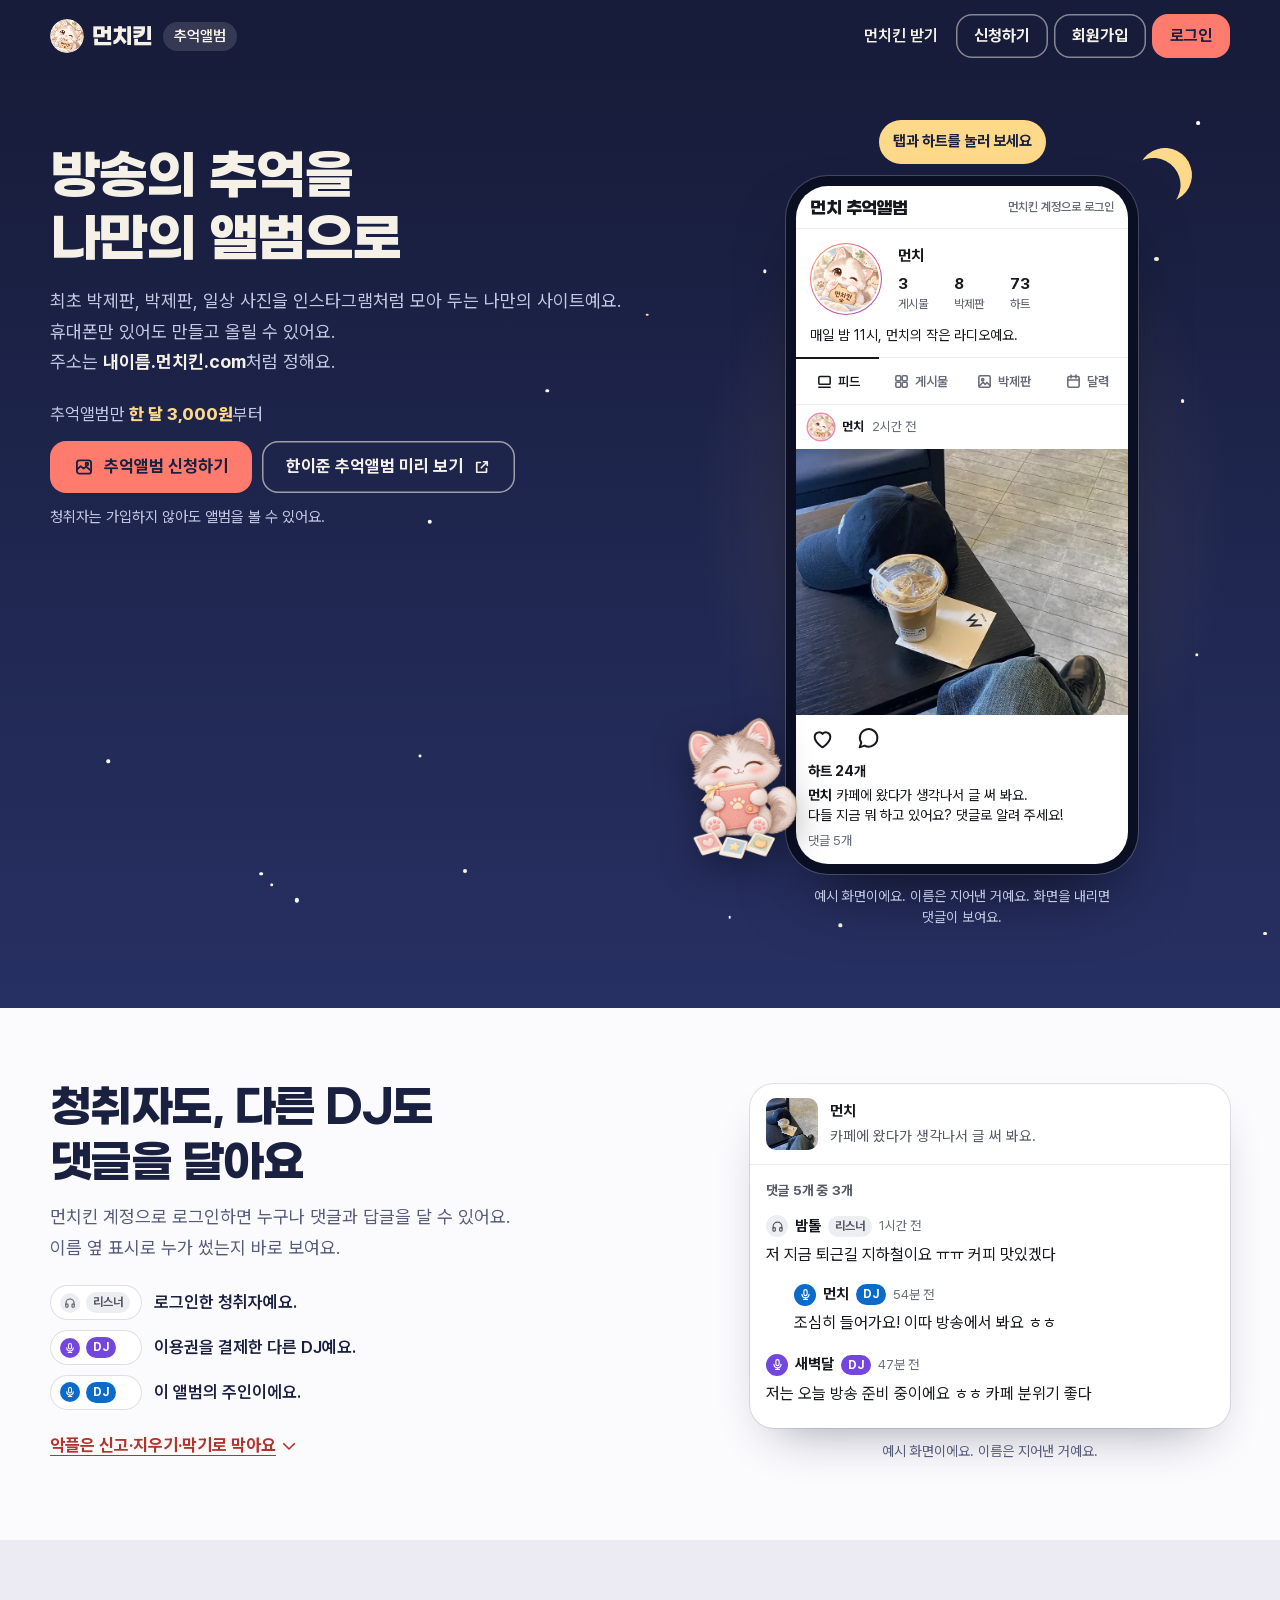
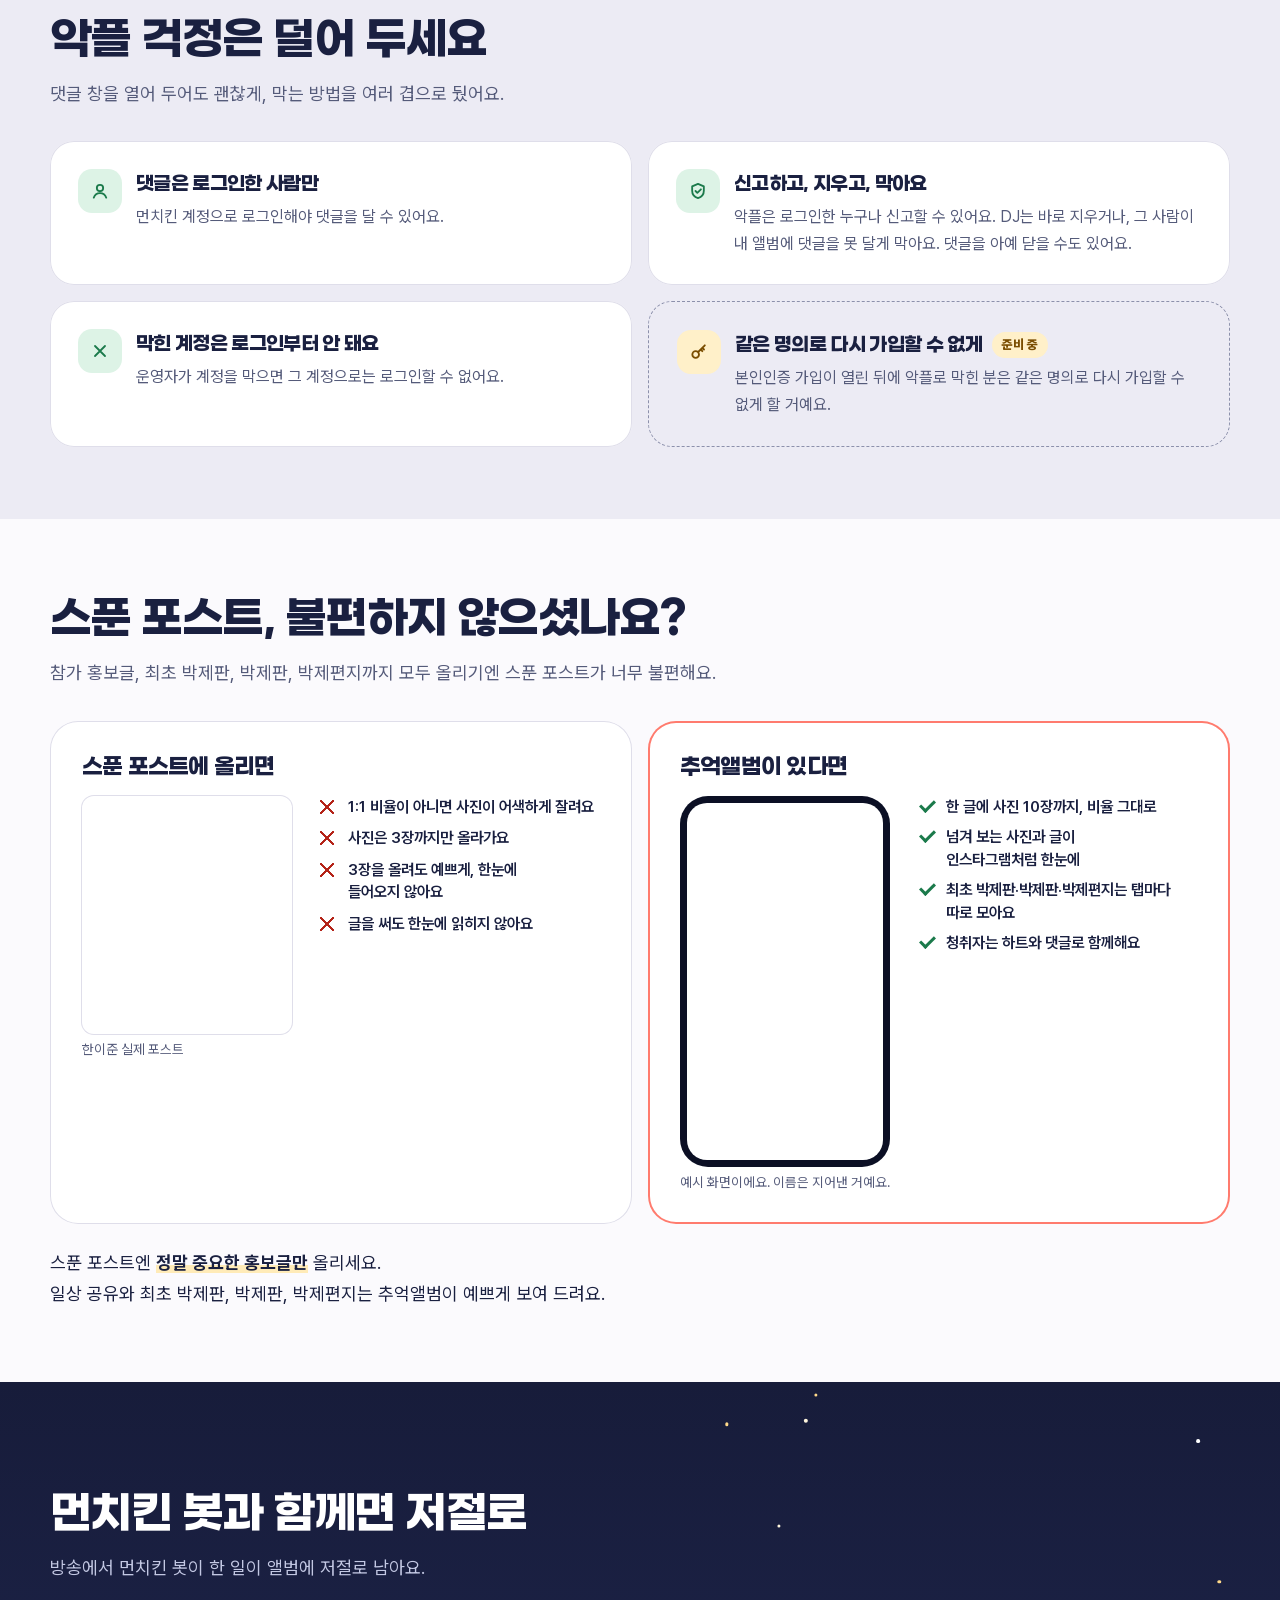
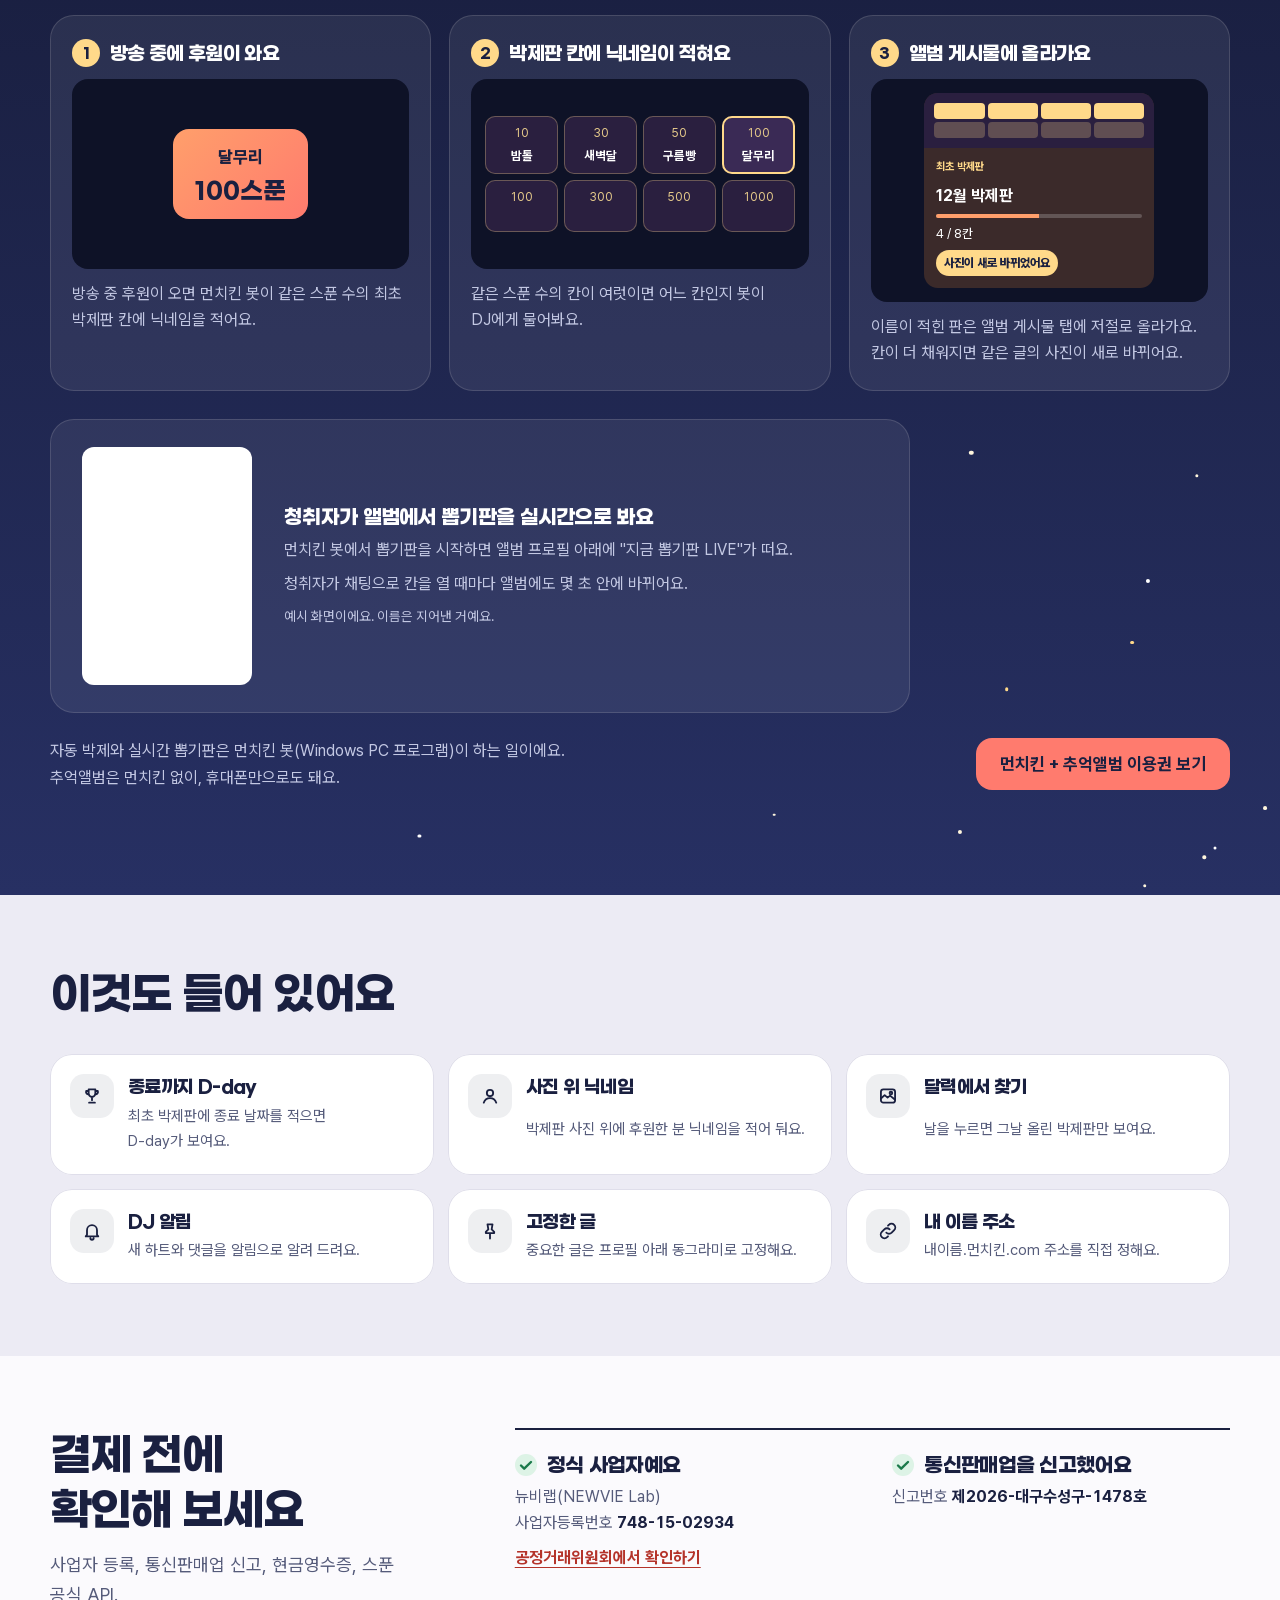
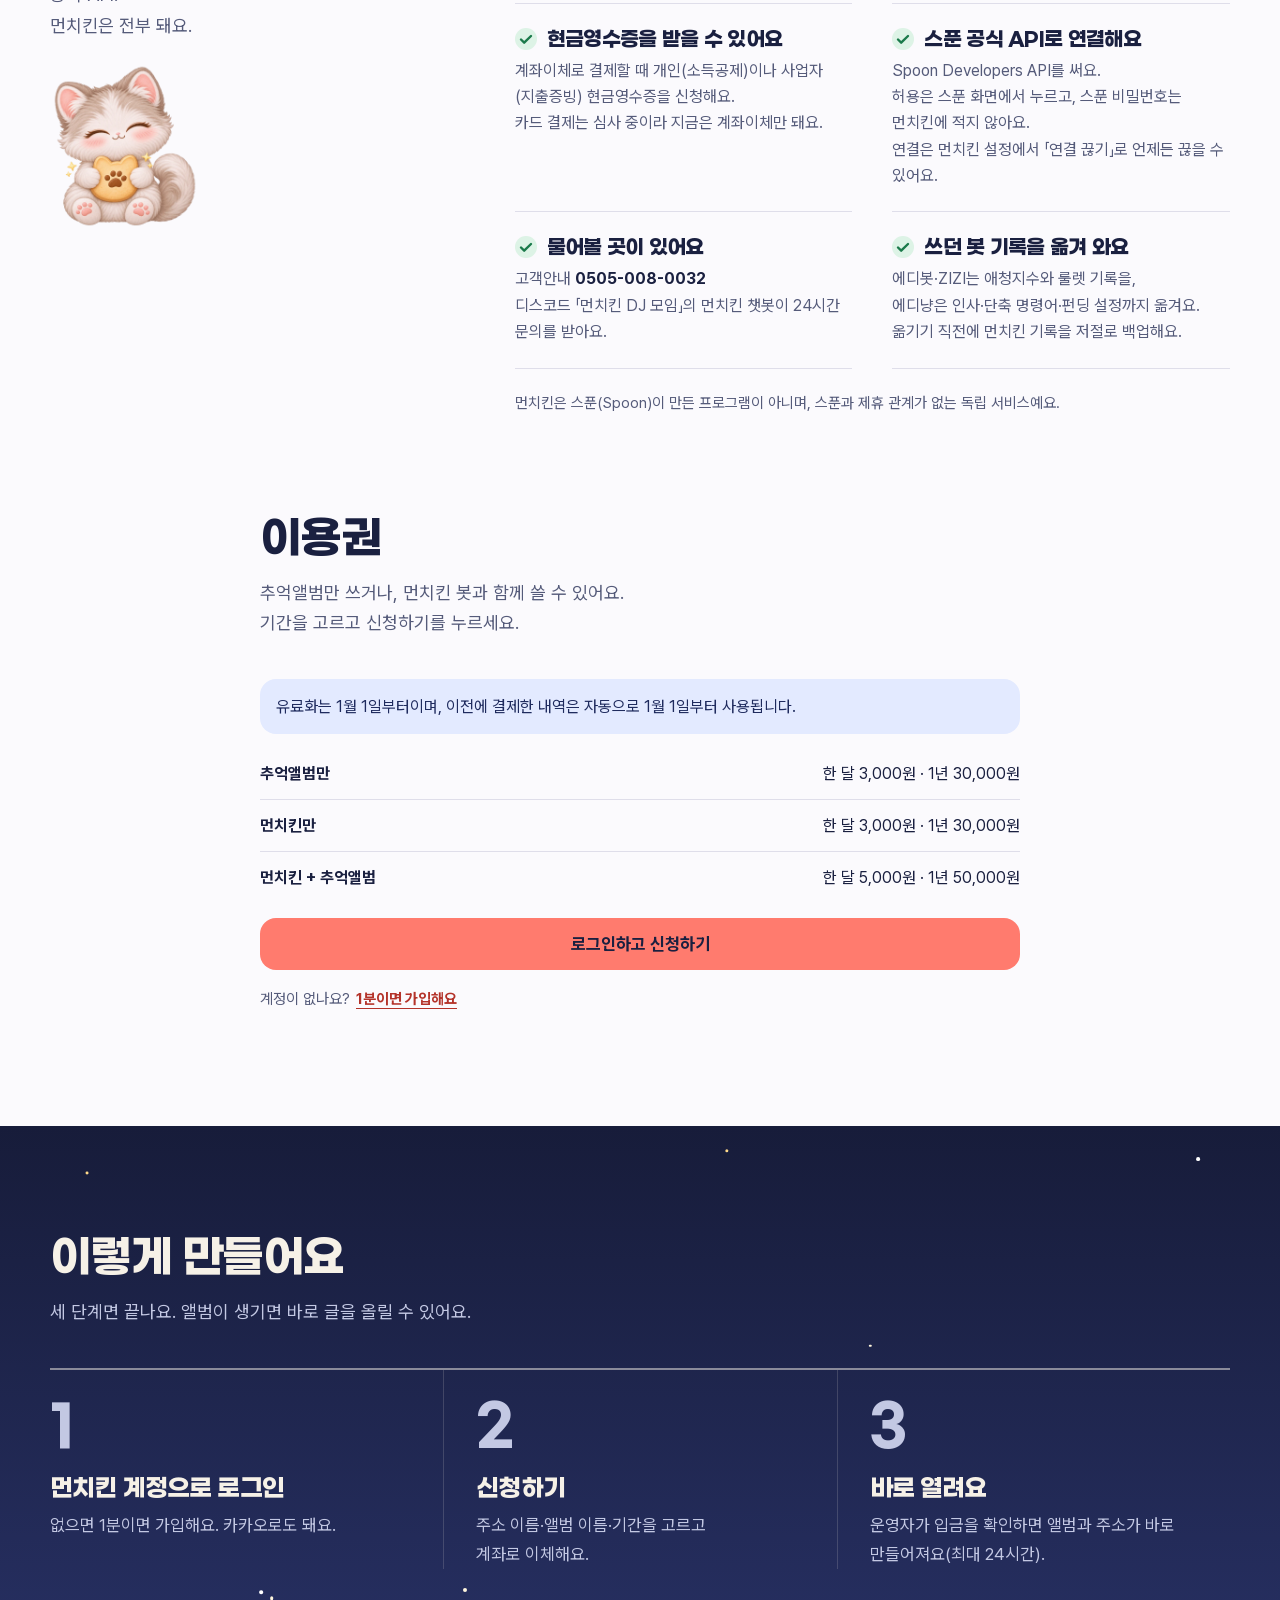
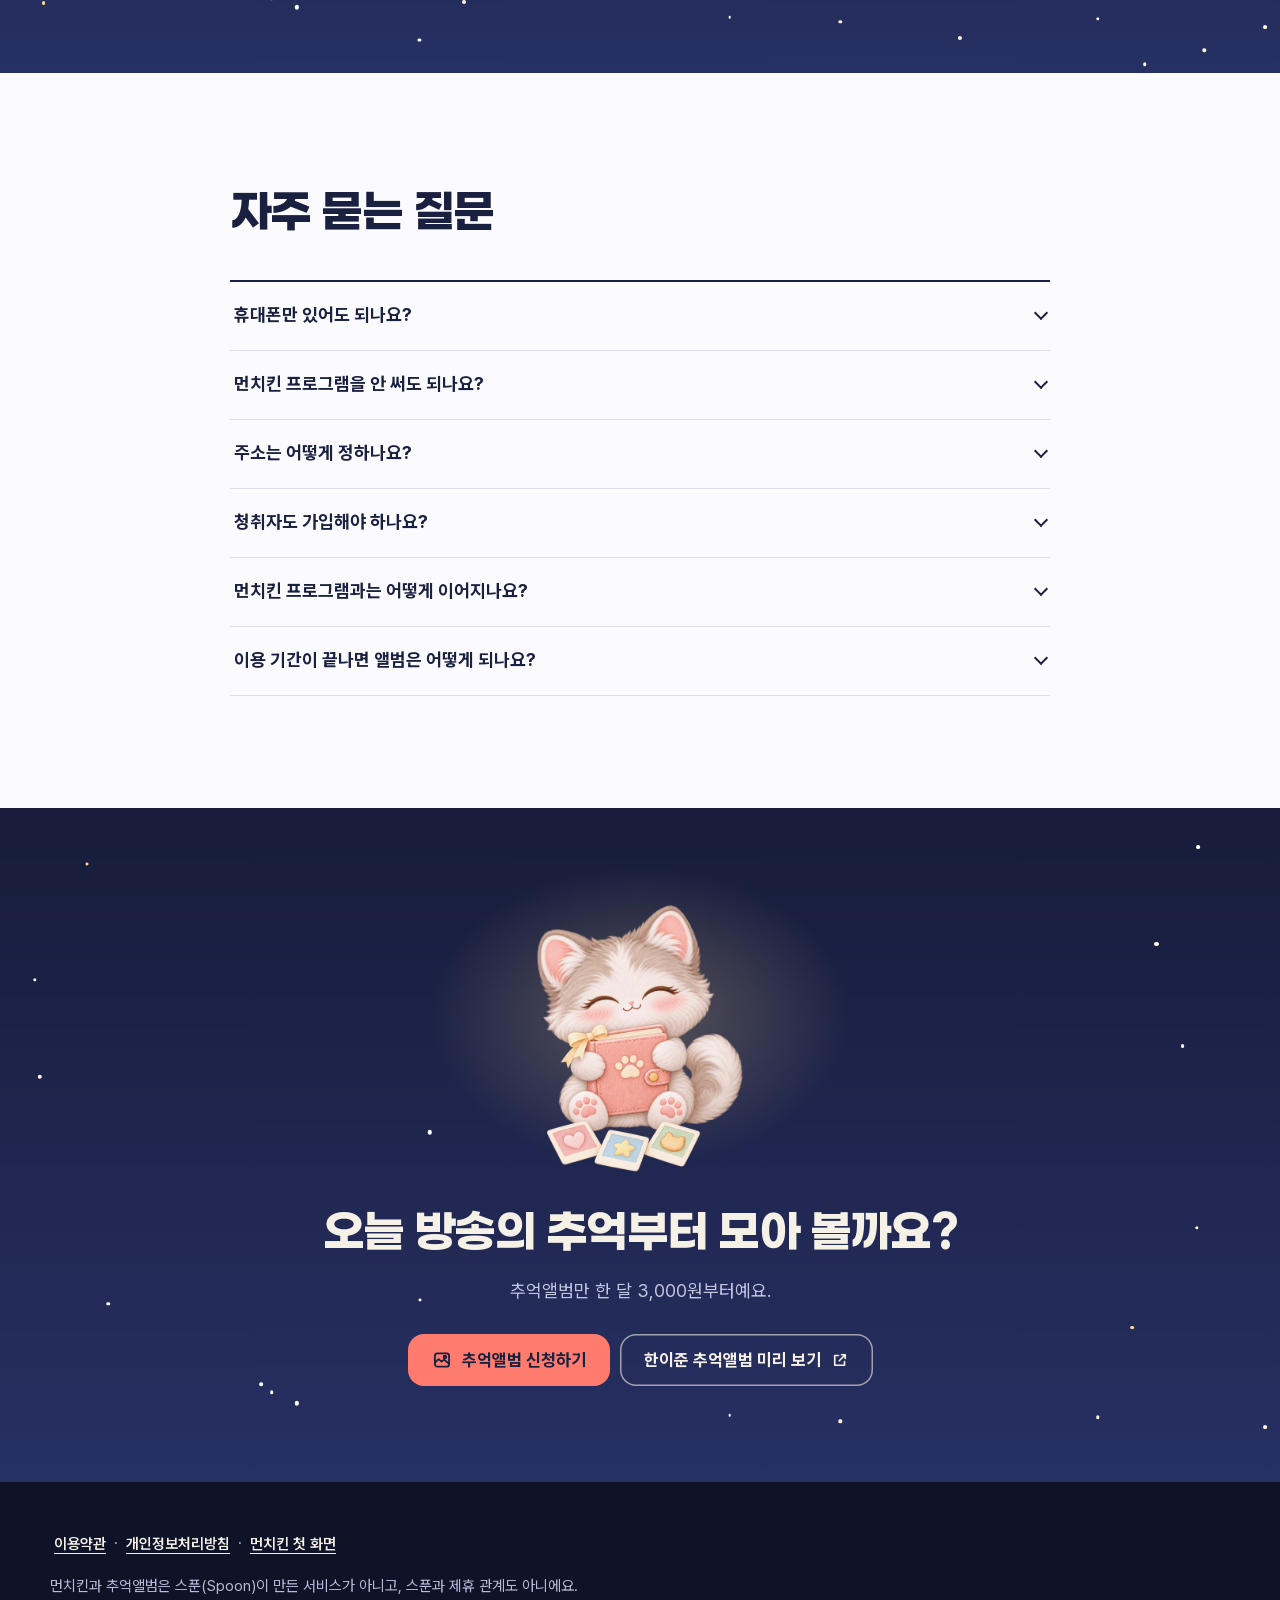
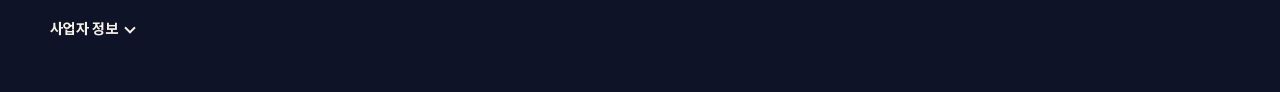
<file: docs/album/index.html>
<!doctype html>
<html lang="ko">
<head>
<meta charset="utf-8">
<meta name="viewport" content="width=device-width, initial-scale=1, viewport-fit=cover">
<meta http-equiv="Content-Security-Policy" content="default-src 'none'; script-src 'self' https://cdn.portone.io; style-src 'self'; font-src 'self'; img-src 'self' data:; connect-src https://aksegkhhugqvvaidgvro.supabase.co https://checkout-service.prod.iamport.co; frame-src https://checkout-service.prod.iamport.co; manifest-src 'self'; base-uri 'none'; form-action https:; object-src 'none'">
<meta name="referrer" content="strict-origin-when-cross-origin">
<title>먼치킨 추억앨범 · 이용권 신청</title>
<meta name="description" content="내 박제판·최초 박제판·방송 추억을 모아 두는 나만의 사이트, 추억앨범. 먼치킨 계정 하나로 먼치킨 프로그램과 함께 써요.">
<meta property="og:type" content="website">
<meta property="og:title" content="먼치킨 추억앨범">
<meta property="og:description" content="내 박제판·최초 박제판·방송 추억을 모아 두는 나만의 사이트. 주소는 내 이름.먼치킨.com">
<meta property="og:url" content="https://xn--s22bu18a0ub.com/album/">
<meta property="og:image" content="https://xn--s22bu18a0ub.com/munchkin-256.png">
<meta name="theme-color" content="#171C3A">
<link rel="icon" href="../favicon.ico" sizes="any">
<link rel="icon" type="image/png" href="../munchkin-64.png">
<link rel="apple-touch-icon" href="../munchkin-256.png">
<link rel="canonical" href="https://xn--s22bu18a0ub.com/album/">
<link rel="preconnect" href="https://aksegkhhugqvvaidgvro.supabase.co" crossorigin>
<link rel="preload" href="../fonts/mk-text.woff2" as="font" type="font/woff2" crossorigin>
<link rel="preload" href="../fonts/mk-title.woff2" as="font" type="font/woff2" crossorigin>
<link rel="stylesheet" href="../site.css?v=10">
<link rel="stylesheet" href="../pay.css?v=2">
<link rel="stylesheet" href="album.css?v=15">
<script type="module" src="album.js?v=31"></script>
<script src="../stars.js?v=3" defer></script>
<script src="../fonts/rest.js?v=1" defer></script>
</head>
<body>
<div id="app"><p class="boot">불러오는 중…</p>
<section class="boot-prices" aria-labelledby="boot-prices-title"><h2 id="boot-prices-title">먼치킨 이용권</h2><ul><li><b>추억앨범만</b><span>한 달 3,000원 · 1년 30,000원</span></li><li><b>먼치킨만</b><span>한 달 3,000원 · 1년 30,000원</span></li><li><b>먼치킨 + 추억앨범</b><span>한 달 5,000원 · 1년 50,000원</span></li></ul><p>유료화는 1월 1일부터이며, 이전에 결제한 내역은 자동으로 1월 1일부터 사용됩니다. 신청은 먼치킨 계정으로 로그인한 뒤에 해요. 지금은 계좌이체로 결제해요.</p></section></div>
<div id="toast" role="status" aria-live="polite" hidden></div>
<noscript><p class="boot">이 페이지는 자바스크립트가 켜져 있어야 보여요.</p></noscript>
</body>
</html>
</file>
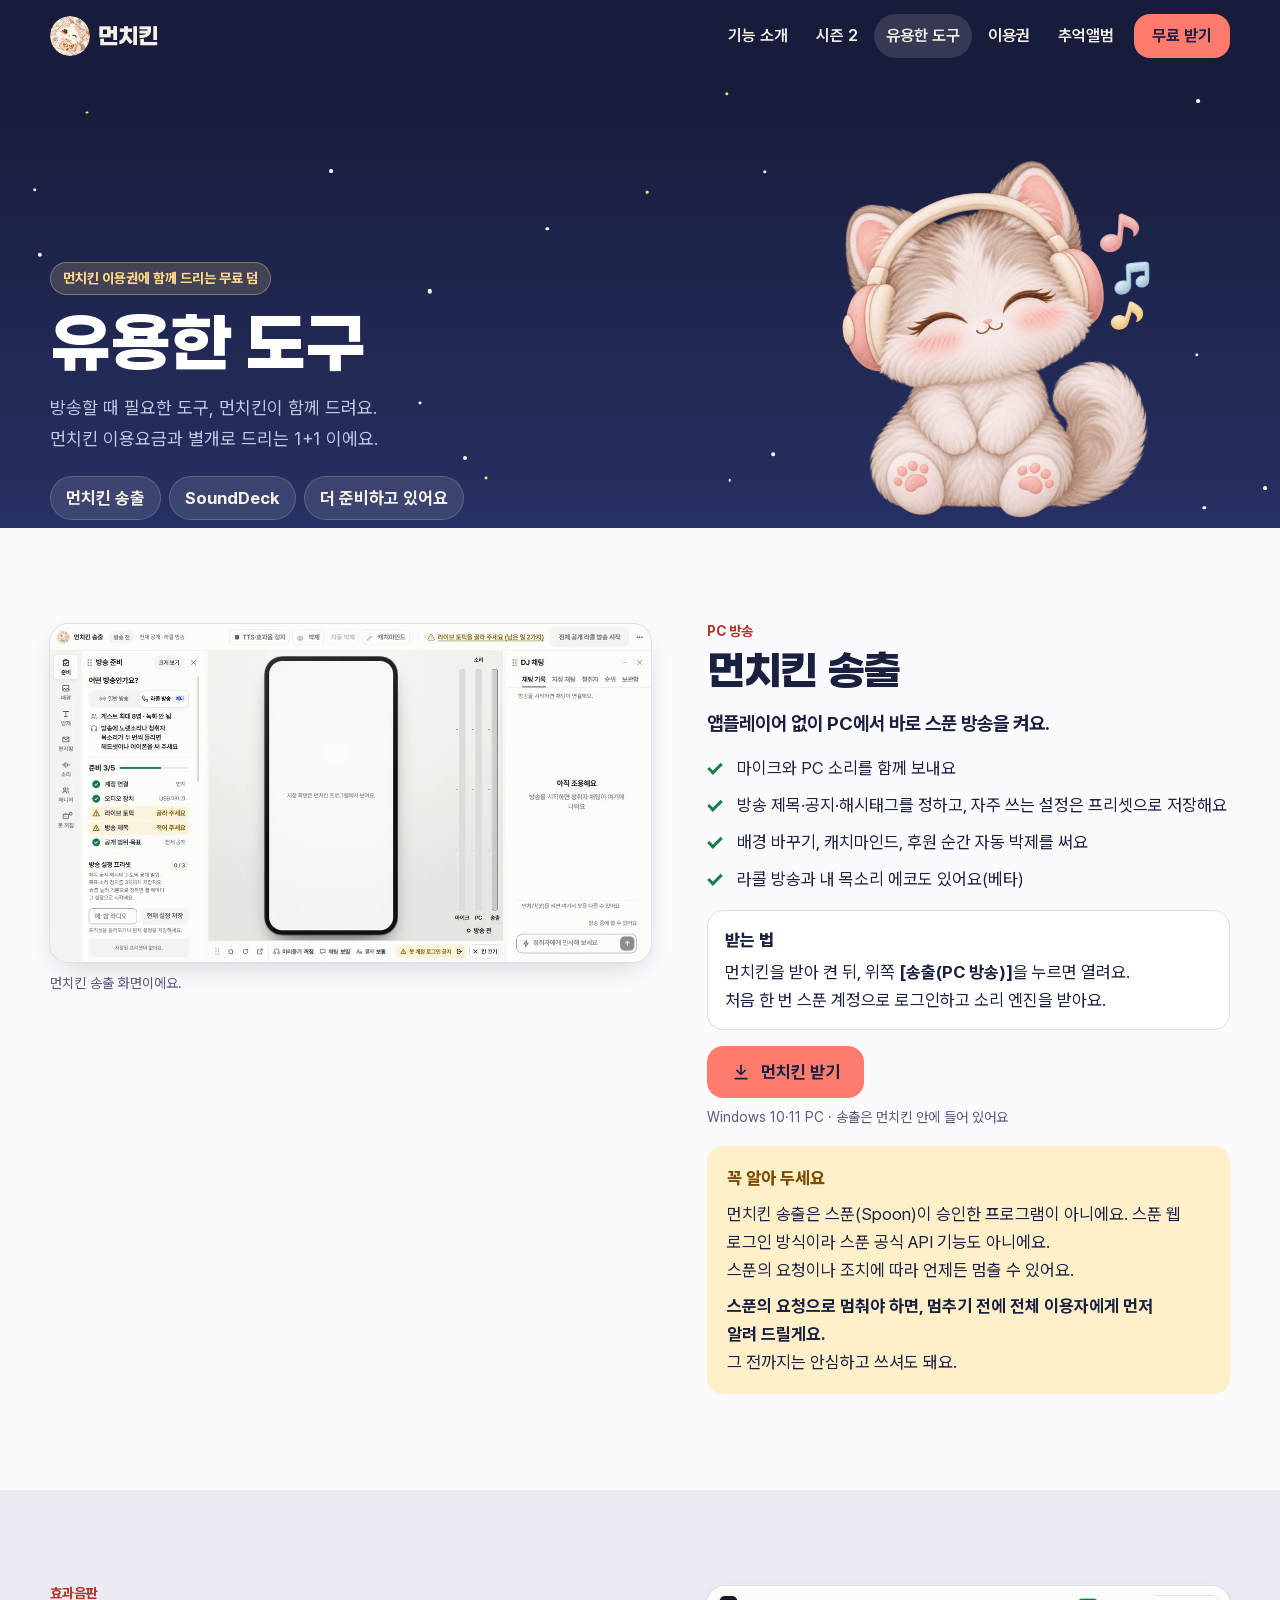
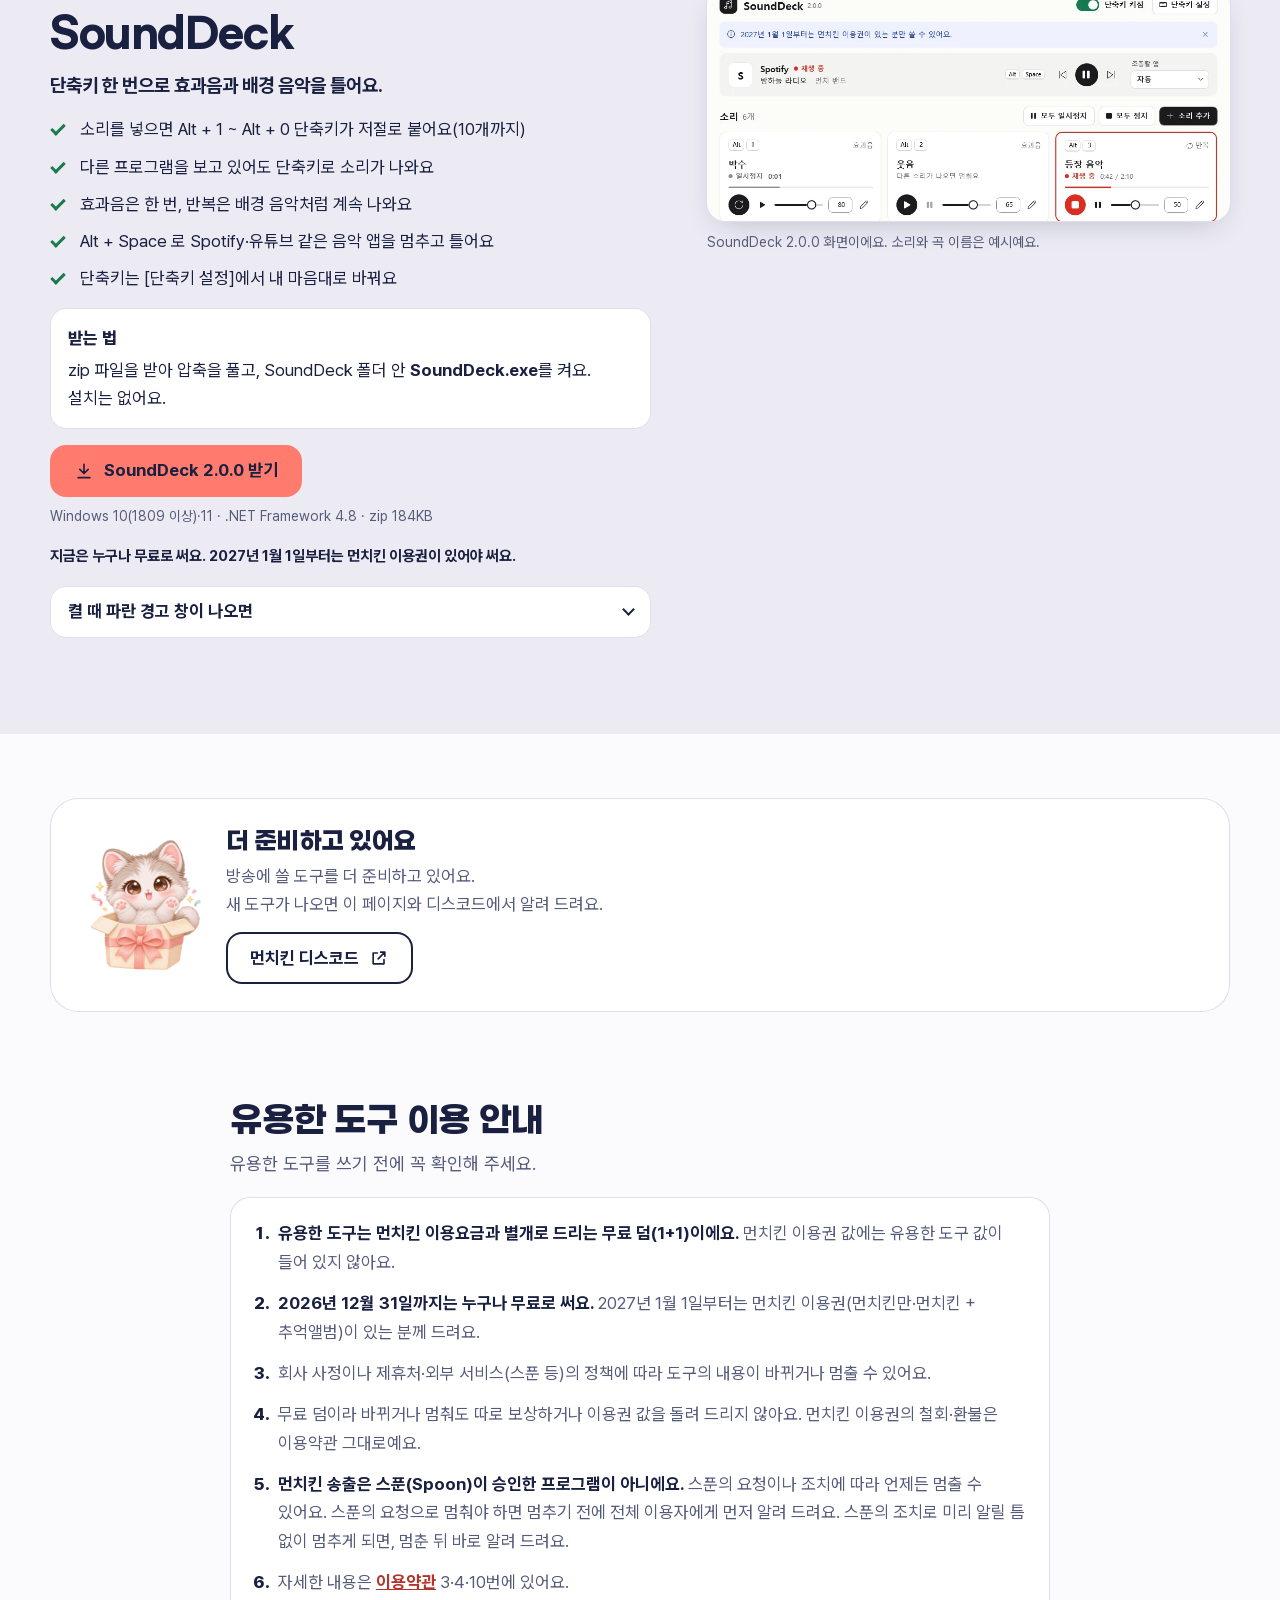
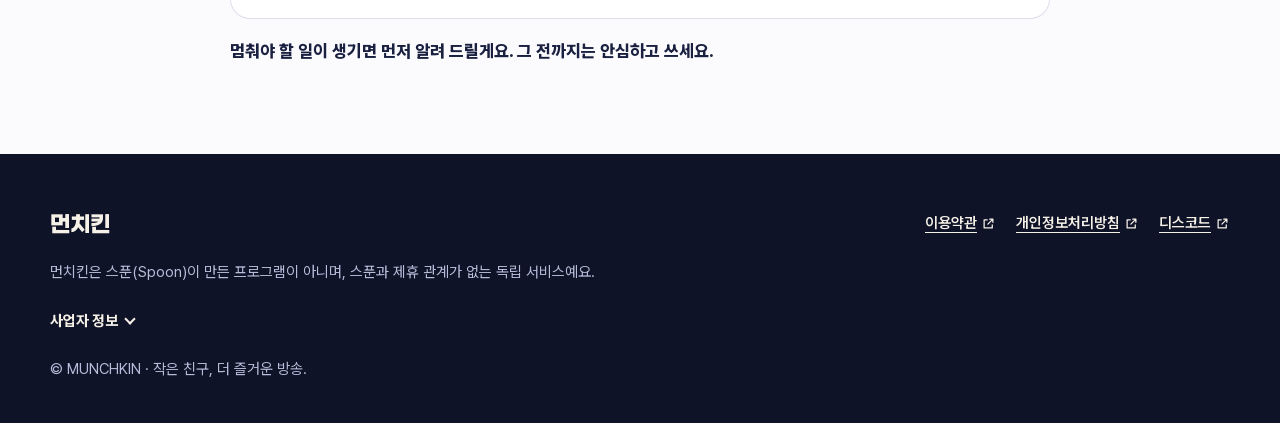
<file: docs/tools/index.html>
<!doctype html>
<html lang="ko"><head><meta charset="utf-8"><meta name="viewport" content="width=device-width,initial-scale=1,viewport-fit=cover">
<title>유용한 도구 · 먼치킨</title><meta name="description" content="방송할 때 필요한 도구, 먼치킨이 함께 드려요. 먼치킨 송출(PC 방송)과 효과음판 SoundDeck 을 받을 수 있어요.">
<meta property="og:title" content="유용한 도구 · 먼치킨"><meta property="og:description" content="방송할 때 필요한 도구, 먼치킨이 함께 드려요. 먼치킨 송출과 SoundDeck."><meta property="og:image" content="https://xn--s22bu18a0ub.com/og.jpg"><meta property="og:url" content="https://xn--s22bu18a0ub.com/tools/"><meta property="og:type" content="website"><meta property="og:site_name" content="먼치킨"><meta property="og:locale" content="ko_KR">
<link rel="canonical" href="https://xn--s22bu18a0ub.com/tools/"><link rel="icon" href="../favicon.ico"><link rel="apple-touch-icon" href="../munchkin-256.png">
<meta name="theme-color" content="#171C3A">
<link rel="preload" href="../fonts/mk-text.woff2" as="font" type="font/woff2" crossorigin><link rel="preload" href="../fonts/mk-title.woff2" as="font" type="font/woff2" crossorigin>
<link rel="stylesheet" href="../site.css?v=10"><script src="../stars.js?v=3" defer></script><script src="../fonts/rest.js?v=1" defer></script>
</head>
<body class="kit-page"><a class="skip" href="#main">본문으로 바로 가기</a><svg class="sprite" width="0" height="0" aria-hidden="true" focusable="false" style="position:absolute"><defs>
<symbol id="i-down" viewBox="0 0 24 24"><path d="M12 4v11M7 10l5 5 5-5M5 20h14"/></symbol>
<symbol id="i-below" viewBox="0 0 24 24"><path d="M12 5v14M6 13l6 6 6-6"/></symbol>
<symbol id="i-above" viewBox="0 0 24 24"><path d="M12 19V5M6 11l6-6 6 6"/></symbol>
<symbol id="i-next" viewBox="0 0 24 24"><path d="M5 12h14M13 6l6 6-6 6"/></symbol>
<symbol id="i-out" viewBox="0 0 24 24"><path d="M14 5h5v5M19 5l-8 8M18 14v5H5V6h5"/></symbol>
<symbol id="i-copy" viewBox="0 0 24 24"><rect x="9" y="9" width="11" height="11" rx="2"/><path d="M5 15V5a1 1 0 0 1 1-1h10"/></symbol>
<symbol id="i-share" viewBox="0 0 24 24"><path d="M12 4v11M8 8l4-4 4 4M5 13v6h14v-6"/></symbol>
<symbol id="i-chat" viewBox="0 0 24 24"><path d="M5 5h14a1 1 0 0 1 1 1v9a1 1 0 0 1-1 1h-9l-5 4v-4a1 1 0 0 1-1-1V6a1 1 0 0 1 1-1z"/><path d="M8.5 10.5h7"/></symbol>
<symbol id="i-dice" viewBox="0 0 24 24"><rect x="4" y="4" width="16" height="16" rx="3"/><path d="M9 9h.01M15 9h.01M9 15h.01M15 15h.01M12 12h.01"/></symbol>
<symbol id="i-sprout" viewBox="0 0 24 24"><path d="M12 20v-8M12 12c0-4 3-6.5 7-6.5 0 4-3 6.5-7 6.5zM12 14c0-3-2.4-5.5-6-5.5 0 3 2.4 5.5 6 5.5z"/></symbol>
<symbol id="i-music" viewBox="0 0 24 24"><path d="M9 18V6l10-2v12"/><circle cx="6.5" cy="18" r="2.5"/><circle cx="16.5" cy="16" r="2.5"/></symbol>
<symbol id="i-board" viewBox="0 0 24 24"><rect x="3" y="4" width="18" height="16" rx="2"/><path d="M3 10h18M10 10v10"/></symbol>
<symbol id="i-devices" viewBox="0 0 24 24"><rect x="2" y="4" width="14" height="10" rx="1.5"/><path d="M6 18h6M9 14v4"/><rect x="17.5" y="8" width="4.5" height="12" rx="1"/></symbol>
</defs></svg>
<header class="site-header on-night"><div class="wrap header-in"><a class="brand" href="../"><img src="../munchkin-64.png" width="40" height="40" alt="">먼치킨</a><nav aria-label="주 메뉴"><a class="opt" href="../#show">기능 소개</a><a href="../#s2">시즌 2</a><a href="./" aria-current="page"><span class="nav-long">유용한 </span>도구</a><a class="opt" href="../#pay">이용권</a><a href="../album/">추억앨범</a></nav><a class="btn main sm header-get" href="../#get">무료 받기</a></div></header>
<main id="main">
<section class="kit-hero night" aria-labelledby="kit-title"><i class="sky" aria-hidden="true"></i><div class="wrap kit-hero-in">
<div class="kit-hero-copy"><p class="kit-kicker">먼치킨 이용권에 함께 드리는 무료 덤</p><h1 id="kit-title">유용한 도구</h1><p class="lead">방송할 때 필요한 도구, 먼치킨이 함께 드려요.<br class="br-s">먼치킨 이용요금과 별개로 드리는 1+1 이에요.</p>
<ul class="kit-jump" aria-label="도구 목록"><li><a href="#studio">먼치킨 송출</a></li><li><a href="#sounddeck">SoundDeck</a></li><li><a href="#more">더 준비하고 있어요</a></li></ul></div>
<div class="kit-hero-art"><img class="art" src="../art/music.webp" width="627" height="720" alt="헤드폰을 쓰고 음악을 듣는 먼치킨" fetchpriority="high"></div>
</div></section>

<section class="kit-tool" id="studio" aria-labelledby="studio-title"><div class="wrap kit-tool-in">
<figure class="kit-shot"><img src="studio.webp" width="1200" height="674" alt="먼치킨 송출 화면. 왼쪽에 방송 준비(일반 방송·라콜 방송 고르기, 준비 3/5), 가운데에 휴대폰 모양 시청 화면, 오른쪽에 DJ 채팅이 있어요." loading="lazy"><figcaption>먼치킨 송출 화면이에요.</figcaption></figure>
<div class="kit-copy">
<p class="kit-tag">PC 방송</p>
<h2 id="studio-title">먼치킨 송출</h2>
<p class="kit-one">앱플레이어 없이 PC에서 바로 스푼 방송을 켜요.</p>
<ul class="kit-list">
<li>마이크와 PC 소리를 함께 보내요</li>
<li>방송 제목·공지·해시태그를 정하고, 자주 쓰는 설정은 프리셋으로 저장해요</li>
<li>배경 바꾸기, 캐치마인드, 후원 순간 자동 박제를 써요</li>
<li>라콜 방송과 내 목소리 에코도 있어요(베타)</li>
</ul>
<div class="kit-how"><p class="kit-how-t">받는 법</p><p>먼치킨을 받아 켠 뒤, 위쪽 <b>[송출(PC 방송)]</b>을 누르면 열려요.<br class="br-s">처음 한 번 스푼 계정으로 로그인하고 소리 엔진을 받아요.</p></div>
<div class="kit-get"><a class="btn main" href="../#get"><svg class="ico" aria-hidden="true"><use href="#i-down"/></svg>먼치킨 받기</a><p class="kit-meta">Windows 10·11 PC · 송출은 먼치킨 안에 들어 있어요</p></div>
<div class="kit-warn" role="note"><p class="kit-warn-t">꼭 알아 두세요</p><p>먼치킨 송출은 스푼(Spoon)이 승인한 프로그램이 아니에요. 스푼 웹 로그인 방식이라 스푼 공식 API 기능도 아니에요.<br>스푼의 요청이나 조치에 따라 언제든 멈출 수 있어요.</p><p><b>스푼의 요청으로 멈춰야 하면, 멈추기 전에 전체 이용자에게 먼저 알려 드릴게요.</b><br class="br-s">그 전까지는 안심하고 쓰셔도 돼요.</p></div>
</div></div></section>

<section class="kit-tool kit-alt" id="sounddeck" aria-labelledby="sd-title"><div class="wrap kit-tool-in">
<figure class="kit-shot"><img src="sounddeck.webp" width="1000" height="450" alt="SoundDeck 2.0.0 화면. 위에 음악 앱 칸(Spotify 재생 중, Alt Space), 아래에 소리 칸 박수(Alt 1)·웃음(Alt 2)·등장 음악(Alt 3, 재생 중)이 있어요." loading="lazy"><figcaption>SoundDeck 2.0.0 화면이에요. 소리와 곡 이름은 예시예요.</figcaption></figure>
<div class="kit-copy">
<p class="kit-tag">효과음판</p>
<h2 id="sd-title">SoundDeck</h2>
<p class="kit-one">단축키 한 번으로 효과음과 배경 음악을 틀어요.</p>
<ul class="kit-list">
<li>소리를 넣으면 Alt + 1 ~ Alt + 0 단축키가 저절로 붙어요(10개까지)</li>
<li>다른 프로그램을 보고 있어도 단축키로 소리가 나와요</li>
<li>효과음은 한 번, 반복은 배경 음악처럼 계속 나와요</li>
<li>Alt + Space 로 Spotify·유튜브 같은 음악 앱을 멈추고 틀어요</li>
<li>단축키는 [단축키 설정]에서 내 마음대로 바꿔요</li>
</ul>
<div class="kit-how"><p class="kit-how-t">받는 법</p><p>zip 파일을 받아 압축을 풀고, SoundDeck 폴더 안 <b>SoundDeck.exe</b>를 켜요. 설치는 없어요.</p></div>
<div class="kit-get"><a class="btn main" href="SoundDeck-2.0.0.zip" download><svg class="ico" aria-hidden="true"><use href="#i-down"/></svg>SoundDeck 2.0.0 받기</a><p class="kit-meta">Windows 10(1809 이상)·11 · .NET Framework 4.8 · zip 184KB</p></div>
<p class="kit-free">지금은 누구나 무료로 써요. 2027년 1월 1일부터는 먼치킨 이용권이 있어야 써요.</p>
<details class="kit-fold"><summary>켤 때 파란 경고 창이 나오면</summary><div class="kit-fold-in">
<p>SoundDeck 은 아직 마이크로소프트 서명을 받지 않아서, 처음 켤 때 윈도우가 "Windows의 PC 보호" 창을 띄울 수 있어요.</p>
<ol><li>글 아래 <b>"추가 정보"</b>를 눌러요. 처음에는 "실행" 단추가 안 보여요.</li><li><b>"실행"</b>을 눌러요. 게시자가 "알 수 없는 게시자"로 나와도 괜찮아요. 앱 이름이 SoundDeck.exe 인지만 확인해 주세요.</li></ol>
<p>먼치킨.com 에서 받은 파일만 이렇게 열어 주세요. 이 창은 처음 한 번만 나와요.</p>
</div></details>
</div></div></section>

<section class="kit-more" id="more" aria-labelledby="more-title"><div class="wrap"><div class="kit-more-in">
<img class="art" src="../art/box.webp" width="616" height="720" alt="" loading="lazy">
<div><h2 id="more-title">더 준비하고 있어요</h2><p>방송에 쓸 도구를 더 준비하고 있어요.<br class="br-s">새 도구가 나오면 이 페이지와 디스코드에서 알려 드려요.</p><a class="btn line" href="https://discord.gg/XjfyZDfBtW" target="_blank" rel="noopener">먼치킨 디스코드<span class="sr">(새 창)</span><svg class="ico" aria-hidden="true"><use href="#i-out"/></svg></a></div>
</div></div></section>

<section class="kit-terms" aria-labelledby="terms-title"><div class="wrap kit-narrow">
<h2 id="terms-title">유용한 도구 이용 안내</h2>
<p class="lead">유용한 도구를 쓰기 전에 꼭 확인해 주세요.</p>
<ol class="kit-notes">
<li><b>유용한 도구는 먼치킨 이용요금과 별개로 드리는 무료 덤(1+1)이에요.</b> 먼치킨 이용권 값에는 유용한 도구 값이 들어 있지 않아요.</li>
<li><b>2026년 12월 31일까지는 누구나 무료로 써요.</b> 2027년 1월 1일부터는 먼치킨 이용권(먼치킨만·먼치킨 + 추억앨범)이 있는 분께 드려요.</li>
<li>회사 사정이나 제휴처·외부 서비스(스푼 등)의 정책에 따라 도구의 내용이 바뀌거나 멈출 수 있어요.</li>
<li>무료 덤이라 바뀌거나 멈춰도 따로 보상하거나 이용권 값을 돌려 드리지 않아요. 먼치킨 이용권의 철회·환불은 이용약관 그대로예요.</li>
<li><b>먼치킨 송출은 스푼(Spoon)이 승인한 프로그램이 아니에요.</b> 스푼의 요청이나 조치에 따라 언제든 멈출 수 있어요. 스푼의 요청으로 멈춰야 하면 멈추기 전에 전체 이용자에게 먼저 알려 드려요. 스푼의 조치로 미리 알릴 틈 없이 멈추게 되면, 멈춘 뒤 바로 알려 드려요.</li>
<li>자세한 내용은 <a href="https://xn--hu5bi2af5y.com/terms.html" target="_blank" rel="noopener">이용약관<span class="sr">(새 창)</span></a> 3·4·10번에 있어요.</li>
</ol>
<p class="kit-calm">멈춰야 할 일이 생기면 먼저 알려 드릴게요. 그 전까지는 안심하고 쓰세요.</p>
</div></section>
</main><footer class="site-footer"><div class="wrap"><div class="footer-top"><a class="brand" href="../">먼치킨</a><nav class="footer-links" aria-label="바닥 메뉴"><a href="https://xn--hu5bi2af5y.com/terms.html" target="_blank" rel="noopener">이용약관<span class="sr">(새 창)</span><svg class="ico" aria-hidden="true"><use href="#i-out"/></svg></a><a href="https://xn--hu5bi2af5y.com/privacy.html" target="_blank" rel="noopener">개인정보처리방침<span class="sr">(새 창)</span><svg class="ico" aria-hidden="true"><use href="#i-out"/></svg></a><a href="https://discord.gg/XjfyZDfBtW" target="_blank" rel="noopener">디스코드<span class="sr">(새 창)</span><svg class="ico" aria-hidden="true"><use href="#i-out"/></svg></a></nav></div><p class="indep">먼치킨은 스푼(Spoon)이 만든 프로그램이 아니며, 스푼과 제휴 관계가 없는 독립 서비스예요.</p><details class="foot-biz"><summary>사업자 정보</summary><p><span>뉴비랩 (NEWVIE Lab)</span><span>대표 이지원</span><span>사업자등록번호 748-15-02934</span><span>통신판매업 신고번호 제2026-대구수성구-1478호</span></p><p><span>대구광역시 수성구 동대구로 336</span><span>전화번호 0505-008-0032</span><span>likegorogoro@naver.com</span></p></details><p class="copyright">© MUNCHKIN · 작은 친구, 더 즐거운 방송.</p></div></footer>
</body></html>
</file>
<file: docs/site.css>
/* 먼치킨.com — "밤 11시 라디오": 남색 밤 무대 · 또렷한 고딕 제목 · 아치 창 속 먼치킨 · 새벽 흰 본문.
   첫 페이지(index.html)와 추억앨범 신청(album/)이 함께 써요. 밝게·어둡게는 기기 설정(prefers-color-scheme)을 따라요.
   글꼴: 제목 = G마켓 산스 Bold(쓰는 글자만) · 본문 = Pretendard(쓰는 글자만 한 파일 + 나머지 글자는 공식 동적 서브셋). 라이선스는 fonts/ 안 글. */
@font-face{font-family:"MK Title";src:url("fonts/mk-title.woff2") format("woff2");font-weight:700;font-display:swap}
@font-face{font-family:"MK Text";src:url("fonts/mk-text.woff2") format("woff2-variations"),url("fonts/mk-text.woff2") format("woff2");font-weight:45 920;font-display:swap}

:root{
  --sys:"Apple SD Gothic Neo","Malgun Gothic","Noto Sans KR",system-ui,sans-serif;
  --body:"MK Text","Pretendard Variable",var(--sys);
  --display:"MK Title",var(--body);
  --mono:ui-monospace,"SFMono-Regular",Consolas,monospace;
  --tight:-.035em;--btn-r:16px;
  --bg:#FBFAFD;--card:#FFFFFF;--ink:#1A2040;--ink-2:#555B7A;--line:#DFDEEA;--soft:#ECEBF4;--chip:rgba(26,32,64,.07);
  --night:#171C3A;--night-2:#273063;--cream:#F6F1E7;--cream-2:#C3C8E3;--coral:#FF7B6E;--star:#FFD98A;
  --t-blush:#FFDCD6;--t-sky:#D6E3FF;--t-butter:#FFEBB8;--t-coral:#FFA598;--win:rgba(255,255,255,.62);
  --link:#B4332A;--focus:#2F6BFF;--ok:#1B7A4B;--ok-soft:#DDF3E6;
  --warn:#7A4D00;--warn-soft:#FFF0C9;--bad:#B42318;--bad-soft:#FDE8E5;
  --field-line:#8C90AB;
  --btn-bg:#FF7B6E;--btn-ink:#1A2040;--memo-ink:#1A2040;
  --lift:0 10px 30px -12px rgba(23,28,58,.28);
  --foot-bg:#0F1328;--foot-ink:#F6F1E7;--foot-ink-2:#B7BCD9;
  --sky:#E3EAFF;--sky-ink:#1F2B5E;--muted:var(--ink-2);--accent:#1A2040;--accent-ink:#FFFFFF;
  color-scheme:light;
}
@media (prefers-color-scheme:dark){:root{
  --bg:#0E1227;--card:#181E40;--ink:#F3F0E9;--ink-2:#B7BCD9;--line:#2B3263;--soft:#151A38;--chip:rgba(243,240,233,.1);
  --t-blush:#4A2B3C;--t-sky:#24356C;--t-butter:#1F3B4E;--t-coral:#74343C;--win:rgba(255,255,255,.09);
  --link:#FFA69B;--focus:#FFD98A;--ok:#74D8A0;--ok-soft:#17382A;
  --warn:#FFD98A;--warn-soft:#3A3116;--bad:#FF9A90;--bad-soft:#3F1D1F;
  --field-line:#6F77A8;
  --lift:0 10px 30px -12px rgba(0,0,0,.6);
  --sky:#1D2756;--sky-ink:#DCE4FF;--accent:#FF7B6E;--accent-ink:#1A2040;
  color-scheme:dark;
}}

*,*::before,*::after{box-sizing:border-box}
html{-webkit-text-size-adjust:100%;scroll-behavior:smooth;scroll-padding-top:24px}
body{margin:0;background:var(--bg);color:var(--ink);font:400 17px/1.7 var(--body);word-break:keep-all;overflow-wrap:anywhere;-webkit-font-smoothing:antialiased;overflow-x:hidden}
h1,h2,h3,h4,p,ul,ol,figure,dl{margin:0}
ul,ol{padding:0;list-style:none}
img{max-width:100%;height:auto;display:block}
a{color:inherit}
button,input{font:inherit;color:inherit}
abbr{text-decoration:underline dotted;text-underline-offset:3px;cursor:help}
[hidden]{display:none!important}
.sr{position:absolute;width:1px;height:1px;overflow:hidden;clip-path:inset(50%);white-space:nowrap}
.skip{position:absolute;left:12px;top:-80px;z-index:50;background:var(--ink);color:var(--bg);padding:12px 16px;border-radius:10px;font-weight:700}
.skip:focus{top:12px}
:focus-visible{outline:3px solid var(--focus);outline-offset:3px;border-radius:6px}
.wrap{width:min(100% - 32px,1180px);margin-inline:auto}
.nobr{white-space:nowrap}
.ico{width:20px;height:20px;flex:none;fill:none;stroke:currentColor;stroke-width:2;stroke-linecap:round;stroke-linejoin:round}
h1,h2,h3{font-family:var(--display);font-weight:700;line-height:1.22;letter-spacing:var(--tight);text-wrap:balance}
h1{font-size:clamp(34px,4.1vw,58px);line-height:1.2}
h2{font-size:clamp(28px,3.8vw,44px);line-height:1.25}
.lead{color:var(--ink-2);font-size:18px;line-height:1.7;text-wrap:pretty}
/* 줄바꿈(2026-11-23 사용자 "글들이 줄바꿈 없이 난해해 보여"): 문단 끝줄에 한두 글자만 남지 않게 · 구역 머리 설명은 읽기 좋은 너비(이유 구역과 같은 44em).
   문장이 둘 이상인 긴 문단은 문장마다 줄을 나눴어요(<br class="br-s"> — 첫 페이지는 처음 HTML, 화면이 그리는 글은 album.js breakSentences). */
p,li,dd,summary,figcaption{text-wrap:pretty}
.section-head .lead{max-width:44em}

/* 밤 무대: 남색 바탕 위에서는 글·칸·초점 색이 바뀌어요 */
.night,.on-night{color:var(--cream);--ink:#F6F1E7;--ink-2:#C3C8E3;--link:#FFD98A;--card:rgba(255,255,255,.09);--chip:rgba(255,255,255,.13);--focus:#FFD98A;--line:rgba(246,241,231,.2);--lift:none;--ok:#8FE3B4;--ok-soft:rgba(143,227,180,.16);--bad:#FFB1A8;--bad-soft:rgba(255,120,110,.2);--warn:#FFD98A;--warn-soft:rgba(255,217,138,.16)}
.night{position:relative;background:linear-gradient(180deg,var(--night) 0%,var(--night-2) 100%);overflow:hidden}
.night .wrap{position:relative}
.sky{position:absolute;inset:0;pointer-events:none;overflow:hidden}
.st,.moon{position:absolute;border-radius:50%;transform:translate(-50%,-50%)}
.moon{transform:rotate(-18deg)}

/* 윗줄 */
.site-header{position:relative;z-index:3;background:var(--night)}
.header-in{display:flex;align-items:center;gap:8px;min-height:72px}
.brand{display:inline-flex;align-items:center;gap:8px;font:700 22px/1 var(--display);letter-spacing:var(--tight);text-decoration:none;min-height:44px;white-space:nowrap}
.brand img{border-radius:50%}
.brand-sub{font:600 15px/1 var(--body);letter-spacing:0;padding:7px 11px;border-radius:999px;white-space:nowrap;background:var(--chip)}
.site-header nav{margin-left:auto;display:flex;gap:4px}
.site-header nav a{display:inline-flex;align-items:center;min-height:44px;padding:0 12px;border-radius:999px;font-weight:600;font-size:16px;text-decoration:none;white-space:nowrap}
.site-header nav a:hover{background:var(--chip)}

/* 단추 */
.btn{display:inline-flex;align-items:center;justify-content:center;gap:10px;min-height:52px;padding:0 24px;border-radius:var(--btn-r);border:0;font:700 17px/1.2 var(--body);text-decoration:none;cursor:pointer;white-space:nowrap;-webkit-tap-highlight-color:transparent}
.btn.sm,.btn.small{min-height:44px;padding:0 18px;font-size:16px}
.btn.main{background:var(--btn-bg);color:var(--btn-ink)}
.btn.line{background:transparent;color:inherit;box-shadow:inset 0 0 0 2px currentColor}
.btn.dl{min-height:64px;padding:0 32px;font-size:20px}
.btn.dl .ico{width:24px;height:24px;stroke-width:2.4}
.btn:disabled{opacity:.45;cursor:not-allowed}
@media (hover:hover){.btn{transition:transform .15s ease-out}.btn:hover:not(:disabled){transform:translateY(-2px)}}
.text-link{display:inline-flex;align-items:center;gap:6px;min-height:44px;font-weight:700;color:var(--link);text-underline-offset:5px}
.get{display:grid;gap:16px;justify-items:start}
.version{font-size:clamp(12.5px,3.82vw,15px);letter-spacing:-.01em;color:var(--ink-2);margin-top:14px;font-variant-numeric:tabular-nums;text-wrap:balance}
.pc-note{border-radius:20px;padding:18px 20px;display:grid;gap:10px;font-size:16px;max-width:460px;text-align:left;background:var(--card);box-shadow:inset 0 0 0 1px rgba(246,241,231,.18)}
.pc-note-title{font-weight:800;font-size:17px}
.pc-note-actions{display:flex;flex-wrap:wrap;gap:8px}
.pc-note-actions .btn{min-height:48px;padding:0 18px;font-size:16px}
.pc-note-status:empty{display:none}
.not-pc .get>.btn.dl{min-height:48px;padding:0 4px;font-size:16px;background:none;color:inherit;text-decoration:underline;text-underline-offset:5px;box-shadow:none;order:2}
.not-pc .get>.btn.dl .ico{width:18px;height:18px}

/* 첫 화면 */
.hero-in{position:relative;display:grid;justify-items:center;text-align:center;padding:20px 0 0}
.kicker{display:flex;width:max-content;max-width:100%;margin:0 auto 24px;align-items:center;gap:10px;font:600 16px/1.2 var(--body);letter-spacing:0;padding:10px 16px;border-radius:999px;box-shadow:inset 0 0 0 1px rgba(246,241,231,.34)}
.dot{width:9px;height:9px;border-radius:50%;background:#FF5A4F;box-shadow:0 0 0 4px rgba(255,90,79,.25);flex:none}
.dot.warn{background:#FFD98A;box-shadow:0 0 0 4px rgba(255,217,138,.22)}
@media (prefers-reduced-motion:no-preference){.dot{animation:onair 2s ease-in-out infinite}}
@keyframes onair{50%{opacity:.6}}
.home h1 br{display:none}
.hero .lead{margin:18px auto 26px;max-width:760px}
.hero .get{justify-items:center}
.hero-scene{position:relative;width:min(100%,720px);margin-top:12px}
.hero-scene::before{content:"";position:absolute;left:8%;right:8%;top:8%;bottom:-20%;border-radius:50%;background:radial-gradient(closest-side,rgba(255,217,138,.34),rgba(255,217,138,.1) 60%,transparent)}
.hero-art{position:relative;width:100%;margin-bottom:-2%}
.hello-note{position:absolute;z-index:2;left:4%;top:12%;background:var(--cream);color:#1A2040;font:600 16px/1.2 var(--body);padding:11px 16px;border-radius:18px 18px 18px 4px}
.hero-notes{display:grid;grid-template-columns:minmax(0,1.25fr) minmax(0,1fr);gap:0;margin-top:40px;border-bottom:1px solid var(--line)}
.hero-notes>*{padding:8px 32px 32px 0}
.hero-notes>*+*{padding-left:32px;border-left:1px solid var(--line)}

/* 받을 때 도움말 · 무료 알림 */
.dl-tip{display:grid;gap:10px;font-size:16px}
.tip-row{display:flex;flex-wrap:wrap;align-items:center;gap:8px 16px}
.tip-steps{display:flex;flex-wrap:wrap;gap:6px;counter-reset:t}
.tip-steps li{counter-increment:t;display:inline-flex;align-items:center;gap:6px;min-height:32px;padding:0 12px 0 6px;border-radius:999px;background:var(--chip);font-weight:700;font-size:15px}
.tip-steps li::before{content:counter(t);width:22px;height:22px;border-radius:50%;display:grid;place-items:center;background:var(--ink);color:var(--bg);font-size:13px}
.tip-steps kbd{font:inherit;letter-spacing:1px}
.tip-row a{display:inline-flex;align-items:center;gap:4px;min-height:44px;font-weight:700;color:var(--link);text-underline-offset:5px}
.free{font-size:16px}
.free span{display:block;color:var(--ink-2);font-size:15px;margin-top:2px}

/* 구역 */
.section{padding:112px 0}
.section.narrow{width:min(100% - 32px,820px)}
.section-head{display:grid;gap:12px;margin-bottom:40px;justify-items:start}
.tag{display:flex;align-items:center;gap:8px;margin-top:14px;font-size:15px;color:var(--ink-2);font-weight:600}
.tag::before{content:"";width:6px;height:6px;border-radius:50%;background:var(--coral);flex:none}

/* 아치 창 */
.arch{position:relative;width:min(100%,360px);aspect-ratio:4/5;border-radius:50% 50% 36px 36px/40% 40% 36px 36px;overflow:hidden;display:grid;align-items:end;justify-items:center}
.arch .art{position:relative;width:96%;margin-bottom:3%}
.arch.blush{background:var(--t-blush)}.arch.sky-tone{background:var(--t-sky)}.arch.butter{background:var(--t-butter)}
.arch.night-tone{background:linear-gradient(180deg,#171C3A,#2C3670)}
.arch .stars{display:none}
.arch.night-tone .stars{display:block;position:absolute;inset:0;background:radial-gradient(2px 2px at 24% 20%,#FFD98A 99%,transparent),radial-gradient(1.4px 1.4px at 62% 12%,#fff 99%,transparent),radial-gradient(1.4px 1.4px at 78% 30%,#FFF6DD 99%,transparent),radial-gradient(1.2px 1.2px at 40% 34%,#fff 99%,transparent),radial-gradient(1.6px 1.6px at 14% 44%,#fff 99%,transparent)}
.arch.night-tone::after{content:"";position:absolute;left:10%;right:10%;bottom:-18%;height:60%;border-radius:50%;background:radial-gradient(closest-side,rgba(255,217,138,.3),transparent)}
.arch.night-tone .art{z-index:1}
.mini-arch{width:150px}

/* 기능: 밤·색 칸 + 아치 창(온몸이 보이게) */
.bgrid{display:grid;grid-template-columns:repeat(6,minmax(0,1fr));gap:20px}
.bt{border-radius:32px;padding:28px 28px 30px;display:flex;flex-direction:column;gap:22px;grid-column:span 2}
.bt h3{font-size:25px;margin-bottom:8px}
.bt p{font-size:17px}
.bt .tag{font-size:15px}
.awin{align-self:center;width:min(100%,230px);aspect-ratio:1/1.06;border-radius:50% 50% 26px 26px/46% 46% 26px 26px;background:var(--win);display:grid;align-items:end;justify-items:center;overflow:hidden}
.awin .art{width:auto;height:90%;max-width:92%;object-fit:contain;margin-bottom:4%}
.bt-game{background:var(--t-blush);--ink-2:#4B3550}
.bt-song{background:var(--t-sky);--ink-2:#3A4468}
.bt-phone{background:var(--t-butter);--ink-2:#55482A}
.bt-grow{background:var(--t-coral);--ink-2:#3F2630}
.bt-grow .tag::before,.bt-hello .tag::before{background:var(--star)}
.bt-hello{grid-column:span 4;flex-direction:row;align-items:center;gap:24px;padding:36px 32px 36px 44px;position:relative;overflow:hidden;background:linear-gradient(160deg,#171C3A,#2C3670);color:#F6F1E7;--ink-2:#C3C8E3;--win:rgba(255,255,255,.1)}
.bt-hello::before{content:"";position:absolute;right:-6%;bottom:-40%;width:70%;height:110%;border-radius:50%;background:radial-gradient(closest-side,rgba(255,217,138,.22),transparent)}
.bt-hello .bt-copy{flex:1 1 0;min-width:0;position:relative}
.bt-hello h3{font-size:32px}
.bt-hello .bt-art{flex:1.45 1 0;display:flex;gap:14px;justify-content:flex-end;position:relative}
.bt-hello .awin{width:49%;max-width:250px;align-self:flex-end}
.bt-hello .awin+.awin{margin-bottom:28px}
.bt-board{grid-column:span 6;flex-direction:row;align-items:center;gap:44px;background:var(--card);padding:32px 36px}
.bt-board .bt-copy{flex:0 0 32%}
.bt-board .peek{flex:1;min-width:0}
.peek img{border-radius:12px;width:100%;box-shadow:0 0 0 1px var(--line)}
.peek figcaption{font-size:15px;color:var(--ink-2);margin-top:8px}

/* 3걸음: 밤 구역 한 줄 시간표 */
.start-section{padding:104px 0}
.start-steps{display:grid;grid-template-columns:repeat(3,minmax(0,1fr));gap:0;margin-top:8px;border-top:2px solid rgba(246,241,231,.5)}
.start-steps>li{position:relative;padding:28px 32px 0 0}
.start-steps>li+li{padding-left:32px;border-left:1px solid rgba(246,241,231,.16)}
.start-steps .num{display:block;font:700 56px/1 var(--display);letter-spacing:-.04em;color:var(--ink-2);margin-bottom:20px}
.start-steps h3{font-size:24px;margin-bottom:8px}
.start-steps p{color:var(--ink-2)}
.start-steps .must{background:rgba(255,123,110,.2);border-radius:0 0 28px 28px;padding:28px;--ink-2:#F1DCDD;--chip:rgba(255,255,255,.16)}
.start-steps .must .num{color:var(--ink)}
.must-badge{position:absolute;right:24px;top:36px;display:inline-flex;align-items:center;gap:8px;background:#FF7B6E;color:#1A2040;font-weight:700;font-size:15px;padding:8px 13px;border-radius:999px}
.must-badge::before{content:"";width:7px;height:7px;border-radius:50%;background:#1A2040}
.mgr-path{display:flex;flex-wrap:wrap;gap:6px 4px;align-items:center;margin:12px 0}
.mgr-path li{display:inline-flex;align-items:center;gap:4px;font-weight:700;font-size:15px}
.mgr-path li span{display:inline-flex;align-items:center;min-height:32px;padding:0 12px;border-radius:999px;background:var(--chip)}
.mgr-path li+li::before{content:"›";font-weight:700;opacity:.6;margin-right:2px}

/* 계정 · 추억앨범: 가로 두 줄 */
.duo{display:grid;grid-template-columns:1fr;gap:24px;padding-bottom:16px}
.duo>div{background:var(--card);border-radius:40px;padding:44px 52px;display:grid;grid-template-columns:minmax(0,1fr) minmax(0,1.15fr);gap:48px;align-items:center}
.duo>.account-section{grid-template-columns:260px minmax(0,1fr)}
.duo-art{position:relative;display:grid;justify-items:center;gap:14px}
.duo-art .arch{width:min(60%,230px)}
.account-section .duo-art .arch{width:240px}
.duo h2{font-size:clamp(26px,3vw,36px);margin-bottom:12px}
.duo-art .memories{width:min(100%,420px);margin-top:-34px;position:relative}
.duo .example-label{margin-top:12px}
.check-list{display:grid;gap:8px;margin:16px 0 12px}
.check-list li{display:grid;grid-template-columns:24px 1fr;gap:8px;font-weight:600}
.check-list li::before{content:"";width:9px;height:15px;border-right:3px solid var(--ok);border-bottom:3px solid var(--ok);transform:rotate(45deg);margin:3px 0 0 6px}
.account-note,.album-note{color:var(--ink-2);font-size:16px}
.beta-notice{display:inline-block;font-size:15px;font-weight:700;padding:6px 12px;border-radius:999px;background:var(--chip);margin:12px 0}
.address-example{white-space:nowrap;font:700 clamp(24px,5vw,40px)/1.2 var(--display);margin:20px 0 12px;letter-spacing:-.02em}
.address-example span{color:var(--link)}
.album-copy .btn{margin-top:20px}
.album-addr{white-space:nowrap;display:inline-flex;align-items:center;gap:8px;min-height:36px;padding:0 14px;border-radius:999px;font-weight:700;font-size:15px;background:var(--card);box-shadow:var(--lift);z-index:2}
.album-addr::before{content:"";width:8px;height:8px;border-radius:50%;background:var(--ok)}
.memories{display:grid;grid-template-columns:repeat(3,minmax(0,1fr));gap:10px}
.memory{border-radius:14px;padding:6px 6px 10px;display:flex;flex-direction:column;gap:2px;font-size:15px;line-height:1.35;font-weight:700;color:var(--memo-ink);box-shadow:var(--lift)}
.memory img{width:100%;aspect-ratio:1;object-fit:cover;border-radius:9px;margin-bottom:6px}
.memory span,.memory b{padding:0 4px}
.memory b{font-size:13px;font-weight:600;color:#5A5560}
.memory.m1{background:#FFDCD6}.memory.m2{background:#FFEBB8}.memory.m3{background:#D6E3FF}
.example-label{font-size:15px;color:var(--ink-2)}

/* 질문: 가는 선 */
.faq-list{display:grid;gap:0;max-width:820px;margin-inline:auto;width:100%;border-top:2px solid var(--ink)}
.faq-list details{border-bottom:1px solid var(--line)}
.faq-list summary{list-style:none;cursor:pointer;display:flex;justify-content:space-between;align-items:center;gap:16px;min-height:68px;padding:12px 4px;font-weight:700;font-size:18px}
.faq-list summary::-webkit-details-marker{display:none}
.faq-list summary::after{content:"";flex:none;width:10px;height:10px;border-right:2.5px solid currentColor;border-bottom:2.5px solid currentColor;transform:rotate(45deg);margin-top:-6px}
.faq-list details[open] summary::after{transform:rotate(-135deg);margin-top:4px}
.faq-list details p{padding:0 4px 22px;color:var(--ink-2)}
.faq-list a{color:var(--link);font-weight:600}
.faq-list .ico{width:15px;height:15px;display:inline;vertical-align:-2px;margin-left:2px}

/* 맨 아래 받기 */
.final-cta{padding:88px 0 96px}
.final-cta .wrap{position:relative;display:grid;justify-items:center;text-align:center;gap:16px}
.final-cta .get{justify-items:center}
.final-art{width:230px;margin-bottom:8px;position:relative}
.final-cta .wrap::before{content:"";position:absolute;top:-30px;width:420px;max-width:100%;height:300px;border-radius:50%;background:radial-gradient(closest-side,rgba(255,217,138,.28),transparent)}
.final-cta h2,.final-cta .get,.final-cta p{position:relative}
.final-help a{display:inline-flex;align-items:center;gap:4px;min-height:44px;font-weight:700;text-underline-offset:5px}

/* 바닥 */
.site-footer{padding:48px 0 40px;font-size:15px;background:var(--foot-bg);color:var(--foot-ink);--focus:#FFD98A}
.site-footer .wrap{display:grid;gap:14px}
.footer-top{display:flex;flex-wrap:wrap;justify-content:space-between;align-items:center;gap:8px 24px}
.footer-links{display:flex;flex-wrap:wrap;gap:0 20px}
.footer-links a{display:inline-flex;align-items:center;gap:4px;min-height:44px;font-weight:600;text-underline-offset:4px}
.footer-links .ico{width:15px;height:15px}
.indep{color:var(--foot-ink-2)}
.foot-biz summary{display:inline-flex;align-items:center;gap:8px;min-height:44px;cursor:pointer;font-weight:700;list-style:none}
.foot-biz summary::-webkit-details-marker{display:none}
.foot-biz summary::after{content:"";width:8px;height:8px;border-right:2px solid currentColor;border-bottom:2px solid currentColor;transform:rotate(45deg);margin-top:-4px}
.foot-biz[open] summary::after{transform:rotate(-135deg);margin-top:4px}
.foot-biz p{display:flex;flex-wrap:wrap;gap:2px 16px;color:var(--foot-ink-2)}
.copyright{color:var(--foot-ink-2)}

/* 받는 법: 엣지·윈도우가 띄우는 확인 창을 간단히 옮겨 그린 설명 그림(진짜 창처럼 늘 밝은 색). 색·글꼴은 아래 이름으로만. */
:root{--shot-font:"Segoe UI","Malgun Gothic","Noto Sans KR",sans-serif;--shot-desk:#E8EDF4;--shot-ink:#1B1B1B;--shot-win:#FCFCFC;--shot-dim:#5C5C5C;--shot-file:#C9D6E8;--shot-file-2:#AFC0D8;--shot-file-3:#6E86A8;--shot-warn:#A4262C;--shot-text:#424242;--shot-btn:#F3F3F3;--shot-bar:#E2E2E2;--shot-edge:#C8C8C8;--shot-blue:#0F6CBD;--shot-rule:#E5E5E5;--shot-ss:#1F5EA8;--shot-hit:#C8245C;--shot-shade:#00000059;--shot-shade-2:#00000066;--shot-shade-3:#00000073;--shot-hit-glow:#C8245C8C}
#install-help{padding:112px 0}
#install-help .head{display:flex;align-items:center;gap:20px;margin-bottom:24px}
#install-help .head h2{font-size:clamp(28px,4vw,42px)}
.ih-intro{display:grid;gap:12px;max-width:820px}
.ih-why{background:var(--sky);color:var(--sky-ink);border-radius:18px;padding:16px 20px;font-size:15px;display:grid;gap:4px}
.ih-why b{font-size:16px}
.ih-safe{display:flex;gap:10px;align-items:flex-start;background:var(--ok-soft);color:var(--ok);border-radius:18px;padding:14px 18px;font-size:15px;font-weight:700}
.ih-safe svg{width:20px;height:20px;flex:none;margin-top:3px;fill:none;stroke:currentColor;stroke-width:2.4;stroke-linecap:round;stroke-linejoin:round}
.ih-part{margin-top:36px;border-top:1px solid var(--line);padding-top:8px}
.ih-part>summary{list-style:none;cursor:pointer;display:flex;flex-wrap:wrap;align-items:center;gap:6px 12px;min-height:56px;padding-block:6px}
.ih-part>summary::-webkit-details-marker{display:none}
.ih-part>summary h3{font-size:24px}
.ih-part>summary .pill{font:700 13px var(--body);background:var(--soft);color:var(--muted);border-radius:999px;padding:3px 10px}
.ih-part>summary::after{content:"";flex:none;width:10px;height:10px;border-right:2px solid var(--accent);border-bottom:2px solid var(--accent);transform:rotate(45deg);margin:0 8px 6px auto}
.ih-part[open]>summary::after{transform:rotate(-135deg);margin-bottom:-4px}
.ih-part .ih-sub{color:var(--muted);font-size:15px;margin:4px 0 16px}
.ih-mobile{margin-top:16px;font-size:15px;font-weight:700;color:var(--ink)}
.ih-steps{list-style:none;margin:0;padding:0;display:grid;grid-template-columns:repeat(auto-fill,minmax(min(100%,310px),1fr));gap:16px;counter-reset:ih}
.ih-steps>li{counter-increment:ih;background:var(--card);border-radius:22px;padding:16px;display:grid;gap:14px;align-content:start;box-shadow:var(--lift)}
.ih-cap{display:grid;grid-template-columns:32px minmax(0,1fr);gap:10px;align-items:start}
.ih-cap::before{content:counter(ih);width:32px;height:32px;border-radius:50%;display:grid;place-items:center;background:var(--accent);color:var(--accent-ink);font:700 16px/1 var(--body)}
.ih-cap b{display:block;font-size:16px;line-height:1.5}
.ih-cap span{display:block;font-size:14px;color:var(--muted);margin-top:2px;line-height:1.55}
.ih-done{margin-top:16px;display:flex;gap:10px;align-items:flex-start;font-size:15px;color:var(--muted)}
.ih-done svg{width:20px;height:20px;flex:none;margin-top:3px;fill:none;stroke:var(--ok);stroke-width:2.6;stroke-linecap:round;stroke-linejoin:round}
.ih-note{margin-top:20px;font-size:14px;color:var(--muted)}
.ih-chrome p{color:var(--muted);font-size:15px;max-width:820px}
/* 그림 속 화면 */
.shot{position:relative;background:var(--shot-desk);border-radius:14px;padding:14px 14px 34px;color:var(--shot-ink);font:400 13px/1.45 var(--shot-font);word-break:keep-all;overflow-wrap:anywhere;min-height:150px;display:grid;align-content:center}
.shot .win{background:var(--shot-win);border-radius:10px;box-shadow:0 6px 20px -8px var(--shot-shade);padding:12px;display:grid;gap:10px}
.shot .wtitle{display:flex;align-items:center;justify-content:space-between;font-weight:700;font-size:14px}
.shot .wtitle i{font-style:normal;color:var(--shot-dim);letter-spacing:2px}
.shot .item{display:grid;grid-template-columns:28px minmax(0,1fr) auto;gap:8px;align-items:start}
.shot .fic{width:24px;height:28px;border-radius:3px;background:linear-gradient(135deg,var(--shot-file) 0 70%,var(--shot-file-2) 70%);position:relative}
.shot .fic::after{content:"";position:absolute;left:5px;right:5px;bottom:6px;height:3px;border-radius:2px;background:var(--shot-file-3)}
.shot .fname{font-weight:700;font-size:13px}
.shot .warn{color:var(--shot-warn);font-size:12.5px}
.shot .tools{display:flex;gap:6px;align-items:center}
.shot .ib{min-width:28px;height:28px;border-radius:6px;display:grid;place-items:center;color:var(--shot-text);font-weight:700;background:var(--shot-btn)}
.shot .ib svg{width:15px;height:15px;fill:none;stroke:currentColor;stroke-width:1.8;stroke-linecap:round;stroke-linejoin:round}
.shot .menu{background:var(--shot-win);border-radius:8px;box-shadow:0 6px 20px -6px var(--shot-shade-2);padding:6px;display:grid;gap:2px;width:min(100%,230px);justify-self:end}
.shot .menu span{padding:7px 10px;border-radius:5px;font-size:13px}
.shot .bar{display:block;height:9px;border-radius:5px;background:var(--shot-bar);margin:6px 10px}
.shot .bar.s{width:55%}
.shot .bar.m{width:75%}
.shot .dlg h4{font:700 15px/1.4 var(--shot-font)}
.shot .dlg p{font-size:12.5px;color:var(--shot-text)}
.shot .row{display:flex;flex-wrap:wrap;gap:8px;align-items:center}
.shot .row.gap{margin-top:26px}
.shot .b{border-radius:6px;padding:6px 14px;font-size:13px;font-weight:600;background:var(--shot-win);box-shadow:inset 0 0 0 1px var(--shot-edge);color:var(--shot-ink)}
.shot .b.blue{background:var(--shot-blue);color:var(--shot-win);box-shadow:none}
.shot .lnk{color:var(--shot-blue);font-weight:600;font-size:13px}
.shot .chev{width:11px;height:11px;fill:none;stroke:currentColor;stroke-width:1.8;stroke-linecap:round;stroke-linejoin:round;vertical-align:middle;margin-left:2px}
.shot .drop{border-top:1px solid var(--shot-rule);padding-top:6px;display:grid;gap:2px}
.shot .drop span{padding:6px 8px;border-radius:5px}
.shot .open{color:var(--shot-blue);font-weight:600;font-size:12.5px;text-decoration:underline}
/* 윈도우 파란 창 */
.shot.ss{background:var(--shot-desk)}
.shot .ssw{background:var(--shot-ss);color:var(--shot-win);border-radius:6px;padding:16px;display:grid;gap:10px;box-shadow:0 6px 20px -8px var(--shot-shade-3)}
.shot .ssw h4{font:400 20px/1.3 var(--shot-font)}
.shot .ssw p{font-size:12.5px;color:var(--shot-win)}
.shot .ssw .lnk{color:var(--shot-win);text-decoration:underline}
.shot .ssw dl{margin:0;display:grid;grid-template-columns:auto minmax(0,1fr);gap:2px 10px;font-size:12.5px}
.shot .ssw dt{opacity:.85}
.shot .ssw dd{margin:0;font-weight:600}
.shot .ssw .row{justify-content:flex-end;margin-top:4px}
.shot .ssw .b{background:transparent;color:var(--shot-win);box-shadow:inset 0 0 0 2px var(--shot-win);border-radius:2px;min-width:84px;text-align:center}
/* 누를 곳: 분홍 테두리 + "눌러요" 꼬리표 */
.shot .hit{position:relative;box-shadow:0 0 0 3px var(--shot-win),0 0 0 6px var(--shot-hit) !important;border-radius:6px;z-index:1}
.shot .hit::after{content:"눌러요";position:absolute;right:-6px;top:calc(100% + 9px);background:var(--shot-hit);color:var(--shot-win);font:700 12px/1 var(--body);padding:6px 9px;border-radius:999px;white-space:nowrap;z-index:2}
.shot .hit.up::after{top:auto;bottom:calc(100% + 9px)}
.shot .hit.left::after{right:auto;left:-6px}
.shot .no{position:relative}
.shot .no::after{content:"누르지 마세요";position:absolute;left:0;bottom:calc(100% + 6px);background:var(--shot-text);color:var(--shot-win);font:700 11px/1 var(--body);padding:5px 8px;border-radius:999px;white-space:nowrap}
@media (prefers-reduced-motion:no-preference){.shot .hit{animation:ihPulse 1.6s ease-in-out infinite}}
@keyframes ihPulse{50%{box-shadow:0 0 0 3px var(--shot-win),0 0 0 9px var(--shot-hit-glow)}}

/* 먼치킨을 사용해야 하는 이유(2026-11-23 사용자 글): 첫 화면 바로 아래. 값 묶음은 밤 무대 카드(.bt-hello 와 같은 남색), 기능 묶음은 하늘 칸(.bt-song 과 같은 색) */
.why{padding:96px 0 0}
.why .section-head .lead{max-width:44em}
.why-grid{display:grid;grid-template-columns:minmax(0,1.05fr) minmax(0,1fr);gap:20px;align-items:start}
.why-price{position:relative;overflow:hidden;border-radius:32px;padding:36px 40px 40px;display:grid;gap:20px;align-content:start;justify-items:start;background:linear-gradient(160deg,#171C3A,#2C3670);--win:rgba(255,255,255,.1)}
.why-price::before{content:"";position:absolute;right:-12%;top:-30%;width:70%;height:80%;border-radius:50%;background:radial-gradient(closest-side,rgba(255,217,138,.2),transparent);pointer-events:none}
.why-price>*{position:relative}
.why-price-head{display:flex;align-items:center;gap:20px;justify-content:space-between;width:100%}
.why-price h3{font-size:clamp(26px,2.6vw,34px);margin-bottom:8px}
.why-promise{font-size:18px;font-weight:600}
.why-price .awin{flex:0 0 132px;width:132px;margin:0}
.why-other{color:var(--ink-2);font-size:16px;border-bottom:1px solid var(--line);width:100%;padding-bottom:16px}
/* 값은 한 줄씩 작게(2026-11-23 — 큰 값은 아래 가격표에서만): "먼치킨은 월 3,000원" · 그 아래 1년 글 */
.why-plans{display:grid;gap:12px;width:100%}
.why-plans>div{display:flex;flex-wrap:wrap;align-items:baseline;column-gap:8px;row-gap:2px}
.why-plans dt{font-weight:700;color:var(--ink);font-size:17px}
.why-plans dd{margin:0;display:contents}
.why-plans b{font:700 clamp(22px,2.2vw,26px)/1.2 var(--display);letter-spacing:-.02em;color:var(--star);font-variant-numeric:tabular-nums}
.why-plans span{flex-basis:100%;font-size:15px;color:var(--ink-2)}
.why-year{font:800 clamp(20px,2vw,24px)/1.45 var(--body);letter-spacing:-.02em;background:var(--chip);border-radius:20px;padding:18px 20px;width:100%;text-wrap:balance}
.why-year small{display:block;margin-top:6px;font:500 15px/1.5 var(--body);letter-spacing:0;color:var(--ink-2)}
.why-feats{border-radius:32px;padding:36px 36px 40px;background:var(--t-sky);--ink-2:#3A4468;display:grid;gap:10px;align-content:start}
.why-feats h3{font-size:clamp(24px,2.4vw,30px)}
.why-feats>p{color:var(--ink-2)}
.why-list{grid-template-columns:repeat(2,minmax(0,1fr));column-gap:20px;row-gap:10px;margin:14px 0 0}
.why-side{display:grid;gap:8px;align-content:start}
.why-trust{display:grid;padding:0 8px}
.why-trust li{display:grid;gap:4px;padding:16px 0;border-top:1px solid var(--line)}
.why-trust li:first-child{border-top:0}
.why-trust b{font-size:17px}
.why-trust span{color:var(--ink-2);font-size:16px}
.why-trust a{color:var(--link);font-weight:600;text-underline-offset:4px}
.why-trust .ico{width:16px;height:16px;margin-left:2px;vertical-align:-2px}
@media (prefers-color-scheme:dark){.why-feats{--ink-2:#D5D8EC}}
@media (max-width:860px){
  .why{padding:56px 0 0}
  .why-grid{grid-template-columns:1fr;gap:14px}
  .why-price{border-radius:26px;padding:24px 20px 26px;gap:16px}
  .why-price .awin{flex-basis:96px;width:96px}
  .why-promise{font-size:17px}
  .why-feats{border-radius:26px;padding:24px 20px 26px}
  .why-trust{padding:0 4px}
}
@media (max-width:520px){.why-list{grid-template-columns:1fr}}

@media (min-width:861px){
  .bt-hello h3{font-size:clamp(32px,3vw,42px);margin-bottom:14px}
  .bt-hello p{font-size:19px}
  .bt-hello .tag{font-size:16px;margin-top:18px}
  .bt-hello .awin{max-width:280px}
}
@media (prefers-color-scheme:dark){
  .bt{--ink-2:#D5D8EC}
  .start-steps .must{--ink-2:#F1DCDD}
}

@media (max-width:860px){
  body{font-size:16px}
  .lead{font-size:17px}
  h1{font-size:clamp(31px,9vw,40px)}
  .header-in{min-height:60px}
  .brand{font-size:19px;gap:6px}
  .brand img{width:34px;height:34px}
  .site-header nav{gap:0}
  .site-header nav a{padding:0 7px;font-size:15px}
  .header-get{display:none}
  .section,#install-help{padding:72px 0}
  .section-head{margin-bottom:28px}
  .btn.dl{width:100%;padding:0 16px;font-size:19px}
  .home h1 br{display:inline}
  .home .hero-scene{order:1}.home .hero .get{order:2;margin-top:8px}.home .hero .version{order:3;padding-bottom:40px}
  .home .hero-art{margin-bottom:0}
  .kicker{font-size:15px;margin-bottom:18px}
  .hero .lead{margin:14px auto 0}
  .hero-scene{margin-top:20px;width:calc(100% + 16px)}
  .hello-note{font-size:15px;left:9%;top:6%}
  .beta-notice{border-radius:14px}
  .hero-notes{grid-template-columns:1fr;margin-top:28px}
  .hero-notes>*{padding:0 0 24px}
  .hero-notes>*+*{padding:24px 0;border-left:0;border-top:1px solid var(--line)}
  .arch{width:min(78%,300px)}
  .mini-arch{width:132px}
  .bgrid{grid-template-columns:1fr 1fr;gap:12px}
  .bt{grid-column:span 2;border-radius:26px;padding:22px 20px 24px;flex-direction:row;align-items:center;gap:16px}
  .bt .awin{flex:0 0 118px;width:118px}
  .bt-copy{min-width:0}
  .bt h3{font-size:21px}
  .bt p{font-size:16px}
  .bt-hello{flex-direction:column-reverse;align-items:stretch;padding:24px 20px 26px;gap:18px}
  .bt-hello .bt-art{justify-content:center}
  .bt-hello .awin{flex:0 1 46%;width:46%}
  .bt-hello h3{font-size:24px}
  .bt-board{flex-direction:column;align-items:stretch;gap:16px;padding:22px 20px}
  .bt-board .bt-copy{flex:none}
  .start-section{padding:72px 0}
  .start-steps{grid-template-columns:1fr}
  .start-steps>li,.start-steps>li+li{padding:24px 0 28px;border-left:0}
  .start-steps>li+li{border-top:1px solid rgba(246,241,231,.16)}
  .start-steps .num{font-size:44px;margin-bottom:12px}
  .start-steps .must{padding:24px 20px;border-radius:24px;border-top:0}
  .must-badge{right:16px;top:28px}
  .duo>div,.duo>.account-section{grid-template-columns:1fr;gap:24px;padding:28px 20px;border-radius:28px}
  .account-section .duo-art .arch{width:200px}
  .memory{padding:10px}
  .faq-list summary{font-size:17px}
  .final-cta{padding:64px 0 72px}
  .final-art{width:180px}
  .final-cta .wrap::before{width:300px;height:240px}
  .ih-note,.peek figcaption{font-size:15px}
}
@media (max-width:600px){
  .hello-note{left:2%;top:0}
}
@media (max-width:520px){
  .ih-part{margin-top:20px}
  .ih-part>summary h3{font-size:20px}
  .ih-steps{gap:12px}
  .ih-steps>li{padding:14px;border-radius:18px}
  .shot{padding:12px 12px 32px}
}
@media (max-width:380px){
  .site-header nav a{padding:0 5px}
  .bt:not(.bt-hello):not(.bt-board){flex-direction:column;align-items:flex-start;gap:14px}
  .bt:not(.bt-hello):not(.bt-board) .awin{flex:none;align-self:flex-start}
}
@media (prefers-reduced-motion:reduce){*,*::before,*::after{animation:none!important;transition:none!important}html{scroll-behavior:auto}}

/* 다른 봇 기록 옮기기(2026-11-23 사용자 "다른봇을 쓰고 있더라도 사용기록 옮겨올 수 있다고 어필") */
.why-move{margin-top:20px;border-radius:32px;padding:32px 40px;background:var(--t-butter);display:grid;grid-template-columns:minmax(0,1fr) 168px;gap:24px;align-items:center;--ink-2:#5A4A2A}
.why-move h3{font-size:clamp(24px,2.4vw,30px);text-wrap:balance}
.why-move-lead{color:var(--ink-2);margin-top:8px}
.why-move-list{grid-template-columns:repeat(2,minmax(0,1fr));column-gap:20px}
.why-move-how{color:var(--ink-2);font-size:15px}
.why-move .awin{width:168px;margin:0}
@media (prefers-color-scheme:dark){.why-move{--ink-2:#E8DCC0}}
@media (max-width:860px){.why-move{border-radius:26px;padding:24px 20px 26px;grid-template-columns:1fr;gap:12px;margin-top:14px}.why-move .awin{width:112px;grid-row:1}}
@media (max-width:520px){.why-move-list{grid-template-columns:1fr}}

/* 추억앨범 베타테스터 모집 띠(2026-11-26 쉬운 신청) — 모집 중일 때만 album.js 가 그린다: 첫 페이지 #mk-beta · album/ 처음 화면 맨 위 → 짧은 주소 먼치킨.com/beta.
   산호색 띠 + 남색 글(단추 색과 같은 짝). 휴대폰은 "추억앨범 베타테스터 신청하기"만 한 줄로. */
.beta-strip{display:flex;align-items:center;justify-content:center;flex-wrap:wrap;gap:4px 10px;min-height:48px;padding:8px 16px;background:var(--coral);color:#1A2040;font-size:16px;font-weight:700;line-height:1.4;text-decoration:none}
.bs-tag{flex:none;padding:3px 10px;border-radius:999px;background:#1A2040;color:#FFFFFF;font-size:14px;font-weight:800}
.bs-go{flex:none;display:inline-flex;align-items:center;gap:2px;text-decoration:underline;text-underline-offset:4px}
.bs-go .ico{width:18px;height:18px;stroke-width:2.6}
.beta-strip:focus-visible{outline:3px solid #1A2040;outline-offset:-6px;border-radius:0}
.beta-cta{display:flex;align-items:center;flex-wrap:wrap;gap:12px 18px;max-width:600px;margin-top:22px;padding:16px 16px 16px 20px;border-radius:18px;background:var(--coral);color:#1A2040;text-decoration:none;box-shadow:0 10px 30px rgba(10,14,40,.18)}
.beta-cta .bc-text{flex:1 1 240px;display:grid;gap:3px;min-width:0}
.bc-tag{display:flex;flex-wrap:wrap;align-items:center;gap:4px 8px;font-size:14px;font-weight:700}
.bc-tag i{font-style:normal;padding:2px 9px;border-radius:999px;background:#1A2040;color:#FFFFFF;font-size:13px;font-weight:800}
.beta-cta b{font-size:20px;font-weight:800;line-height:1.35}
.beta-cta small{font-size:14px;font-weight:600;line-height:1.45}
.bc-go{flex:none;display:inline-flex;align-items:center;gap:4px;min-height:48px;padding:0 18px;border-radius:14px;background:#1A2040;color:#FFFFFF;font-size:17px;font-weight:800}
.bc-go .ico{width:18px;height:18px;stroke-width:2.6}
.beta-cta:hover .bc-go{background:#2a3160}
.beta-cta:focus-visible{outline:3px solid var(--link);outline-offset:3px}
#mk-beta-album:empty{display:none}
@media (max-width:600px){.beta-cta{padding:14px}.beta-cta b{font-size:18px}.bc-go{width:100%;justify-content:center}}
@media (max-width:600px){.beta-strip{justify-content:flex-start;font-size:15px;gap:4px 8px}.bs-more{display:none}}

/* ═══ 개편(2026-11-27 시안 2 「눌러 보는 방송」) — 여기부터 새 칸. 첫 화면(index.html)과 추억앨범 신청(album/)이 함께 쓰는 공용 칸 먼저, 그 아래 첫 화면만의 모양(body.home). ═══ */
:root{--chat-bg:#0E1227;--chat-bub:rgba(255,255,255,.1);--chat-ink:#F6F1E7;--chat-ink-2:#B7BCD9;--s2-a:#2A2340;--s2-b:#2C3A34;--s2-gold:#F2C46A;--s2-ink:#FFF1D6;--s2-mint:#7FE3C4}
.x-sec{padding:72px 0}
.x-head{display:grid;gap:12px;margin-bottom:32px;max-width:40em}
.x-head .lead{font-size:18px}

/* 스푼 채팅을 닮은 창(늘 어두운 색 — 밝은 화면에서도) */
.chatbox{background:var(--chat-bg);color:var(--chat-ink);border-radius:26px;padding:16px 14px 18px;box-shadow:0 0 0 1px rgba(246,241,231,.14),0 30px 60px -30px rgba(0,0,0,.65);text-align:left}
.chat{display:grid;gap:12px;align-content:start}
.msg{display:grid;grid-template-columns:34px minmax(0,1fr);gap:8px;align-items:start}
.msg .av{width:34px;height:34px;border-radius:50%;display:grid;place-items:center;font:700 14px/1 var(--body);color:#1A2040;overflow:hidden;flex:none}
.msg .av img{width:100%;height:100%;object-fit:cover}
.msg .av.a1{background:#F3B98C}.msg .av.a2{background:#A9BEFF}.msg .av.a3{background:#F6DE9C}.msg .av.dj{background:#FF7B6E}
.msg .who{display:flex;align-items:center;gap:6px;background:none;border-radius:0;padding:0;font-size:13.5px;font-weight:600;color:var(--chat-ink-2);line-height:1.2;margin-bottom:5px}
.msg .role{font-size:11.5px;font-weight:800;line-height:1;padding:3px 6px;border-radius:6px;color:#101426}
.msg .role.dj{background:#FF9F45}.msg .role.mgr{background:#5FD39A}
.msg .bub{width:fit-content;max-width:100%;background:var(--chat-bub);border-radius:4px 16px 16px 16px;padding:9px 13px;font-size:15.5px;line-height:1.55;white-space:pre-line;overflow-wrap:anywhere}
.msg.bot .bub{background:rgba(255,217,138,.13);box-shadow:inset 0 0 0 1px rgba(255,217,138,.22)}
.chat .stage{justify-self:center;font-size:13.5px;font-weight:600;line-height:1.4;color:var(--chat-ink-2);padding:6px 12px;border-radius:999px;border:1px dashed rgba(246,241,231,.3);text-align:center}
.chat-note{margin-top:14px;font-size:14px;line-height:1.5;color:var(--chat-ink-2);display:grid;grid-template-columns:auto 1fr;gap:8px}
.chat-note::before{content:"";width:6px;height:6px;border-radius:50%;background:var(--star);margin-top:8px}
/* 휴대폰: 봇 글 한 줄(한글 22자쯤)이 꺾이지 않게 말풍선을 창 너비만큼 써요 */
@media (max-width:560px){
  .chatbox{padding:14px 12px 16px}
  .msg{grid-template-columns:28px minmax(0,1fr);gap:6px 8px;align-items:center}
  .msg>div{display:contents}
  .msg .av{width:28px;height:28px;font-size:12.5px}
  .msg .who{margin:0}
  .msg .bub{grid-column:1/-1;font-size:14.5px;padding:9px 12px}
}

/* 한 줄 믿음 띠 */
.trust-strip{background:var(--card);border-bottom:1px solid var(--line)}
.trust-strip ul{display:grid;grid-template-columns:repeat(2,minmax(0,1fr));gap:0}
.trust-strip li{padding:16px 12px 16px 0;display:grid;gap:2px;align-content:start;font-size:14px;line-height:1.4;color:var(--ink-2)}
.trust-strip li:nth-child(even){padding-left:14px;border-left:1px solid var(--line)}
.trust-strip li:nth-child(n+3){border-top:1px solid var(--line)}
.trust-strip b{font-size:16px;color:var(--ink);font-weight:800}
@media (min-width:860px){
  .trust-strip ul{grid-template-columns:repeat(4,minmax(0,1fr))}
  .trust-strip li{padding:20px 20px 20px 0;font-size:15px}
  .trust-strip li+li{padding-left:22px;border-left:1px solid var(--line)}
  .trust-strip li:nth-child(n+3){border-top:0}
  .trust-strip b{font-size:17px}
}

/* 시즌 2 칸: 보스전 화면의 저녁 보랏빛·이끼색(밝은·어두운 화면 모두 같은 색) */
.s2{background:linear-gradient(180deg,var(--s2-a) 0%,#2B2B3E 55%,var(--s2-b) 100%);color:var(--s2-ink);--ink:#FFF1D6;--ink-2:#CFC6DA;--line:rgba(255,241,214,.18);--focus:#F2C46A;--link:#F2C46A;position:relative;overflow:hidden}
.s2::before{content:"";position:absolute;inset:0;background:radial-gradient(1px 1px at 12% 18%,#fff 50%,transparent 51%),radial-gradient(1px 1px at 72% 9%,#FFE9A8 50%,transparent 51%),radial-gradient(1.5px 1.5px at 88% 30%,#fff 50%,transparent 51%),radial-gradient(1px 1px at 34% 6%,#fff 50%,transparent 51%),radial-gradient(1.5px 1.5px at 55% 22%,#FFE9A8 50%,transparent 51%);opacity:.7;pointer-events:none}
.s2 .wrap{position:relative}
.s2-top{display:grid;gap:18px;margin-bottom:36px}
.s2-date{display:inline-flex;flex-wrap:wrap;align-items:center;gap:6px 10px;width:fit-content;font:700 17px/1.2 var(--display);letter-spacing:var(--tight);padding:10px 16px;border-radius:12px;background:var(--s2-gold);color:#241A0C}
.s2-date span{font:700 14px/1.2 var(--body);letter-spacing:0;padding:4px 9px;border-radius:8px;background:#241A0C;color:var(--s2-gold)}
.s2 h2{color:#fff}
.s2 h3{font-size:clamp(22px,2.4vw,28px);color:#fff}
.s2 .lead{color:var(--ink-2)}
.s2-grid{display:grid;gap:40px}
.s2-part{display:grid;gap:16px;min-width:0;align-content:start}
.s2-part p{color:var(--ink-2);max-width:34em}
.s2-part p b{color:var(--s2-ink)}
.s2-say{display:grid;gap:16px;align-content:start}
.s2-boss{display:grid;gap:10px;min-width:0}
.s2 code,.steps3 code{font:700 .95em/1.2 var(--body);padding:2px 7px;border-radius:6px;background:rgba(255,255,255,.14);color:var(--s2-ink);white-space:nowrap}
/* 영상 틀(.screen): 가로 16:9 · .tall 은 세로 9:16(휴대폰 너비에서만 보이고, 그때 바로 뒤 가로 영상은 숨겨요) */
.screen{position:relative;margin:0;border-radius:18px;overflow:hidden;background:#15121F;box-shadow:0 0 0 3px #15121F,0 0 0 5px rgba(242,196,106,.55),0 28px 60px -30px rgba(0,0,0,.8)}
.screen .ratio{position:relative;aspect-ratio:16/9}
.screen.tall .ratio{aspect-ratio:9/16}
.screen img,.screen video{position:absolute;inset:0;width:100%;height:100%;object-fit:cover}
.screen.tall{display:none}
.cap.has-toggle{max-width:none;display:flex;align-items:center;justify-content:space-between;gap:12px}
.vid-toggle{flex:none;min-width:56px;min-height:44px;padding:0 14px;border:0;border-radius:12px;background:rgba(255,255,255,.12);box-shadow:inset 0 0 0 1px rgba(255,241,214,.22);color:var(--s2-ink);font:700 14px/1 var(--body);cursor:pointer}
.vid-toggle:hover{background:rgba(255,255,255,.2)}
.vid-toggle:focus-visible{outline:3px solid #F2C46A;outline-offset:2px}
.cap{font-size:14px;line-height:1.5;color:var(--ink-2)}
.steps3{display:grid;gap:8px;counter-reset:s}
.steps3 li{counter-increment:s;display:grid;grid-template-columns:28px 1fr;gap:10px;align-items:start;font-weight:600;line-height:1.5;color:var(--s2-ink)}
.steps3 li::before{content:counter(s);width:28px;height:28px;border-radius:8px;display:grid;place-items:center;background:rgba(242,196,106,.18);color:var(--s2-gold);font:700 15px/1 var(--display)}
.vs{display:grid;grid-template-columns:1fr auto 1fr;align-items:center;gap:10px;padding:18px 14px;border-radius:18px;background:rgba(15,10,25,.42);box-shadow:inset 0 0 0 1px var(--line)}
.vs-room{display:grid;justify-items:center;gap:8px;text-align:center;font:700 17px/1.2 var(--display);letter-spacing:var(--tight);color:#fff}
.vs-room img{width:72px;height:72px;object-fit:contain;image-rendering:pixelated}
.vs-room small{font:600 13px/1.3 var(--body);letter-spacing:0;color:var(--ink-2)}
.vs-room.r img{transform:scaleX(-1)}
.vs-mid{font:700 26px/1 var(--display);color:var(--s2-gold)}
.vs-win{grid-column:1/-1;justify-self:center;font-size:14.5px;font-weight:700;padding:8px 12px;border-radius:10px;background:rgba(127,227,196,.14);color:var(--s2-mint);text-align:center}
@media (prefers-reduced-motion:no-preference){
  .vs-room.l img{animation:hopL 2.4s ease-in-out infinite}
  .vs-room.r img{animation:hopR 2.4s ease-in-out infinite}
}
@keyframes hopL{0%,60%,100%{transform:none}30%{transform:translateX(10px)}}
@keyframes hopR{0%,60%,100%{transform:scaleX(-1)}30%{transform:scaleX(-1) translateX(10px)}}
.prize{display:grid;gap:6px;padding:18px 20px;border-radius:18px;background:rgba(242,196,106,.12);box-shadow:inset 0 0 0 1px rgba(242,196,106,.4)}
.s2-join{margin-top:40px;padding-top:28px;border-top:1px solid var(--line);display:grid;gap:16px;align-items:center}
.s2-join p{color:var(--ink-2)}
.s2-join p b{color:#fff;font:700 clamp(19px,2vw,22px)/1.4 var(--display);letter-spacing:var(--tight)}
.s2-join .get{justify-items:start}
@media (min-width:900px){.s2-join{grid-template-columns:minmax(0,1fr) auto;gap:32px}}
.prize b{font:700 19px/1.4 var(--display);letter-spacing:var(--tight);color:var(--s2-gold)}
.prize>span{font-size:15px;color:var(--ink-2)}
@media (max-width:720px){
  .screen.tall{display:block;width:min(100%,330px);justify-self:center}
  .screen.tall+.screen{display:none}
}
@media (min-width:900px){
  .s2-grid{grid-template-columns:minmax(0,1.25fr) minmax(0,1fr);gap:48px 56px;align-items:start}
  .s2-part.wide{grid-column:1/-1;grid-template-columns:minmax(0,1.25fr) minmax(0,1fr);gap:16px 56px;align-items:center}
}

/* 결제 전에 확인해 보세요 */
.sure{background:var(--bg)}
.sure-grid{display:grid;gap:0;border-top:2px solid var(--ink)}
.sure-grid>div{display:grid;gap:6px;padding:22px 0;border-bottom:1px solid var(--line);align-content:start}
.sure-grid dt{font:700 20px/1.3 var(--display);letter-spacing:var(--tight);display:flex;align-items:center;gap:10px}
.sure-grid dt::before{content:"";flex:none;width:22px;height:22px;border-radius:50%;background:var(--ok-soft) url("data:image/svg+xml,%3Csvg xmlns='http://www.w3.org/2000/svg' viewBox='0 0 22 22'%3E%3Cpath d='M6 11.5l3.2 3.2L16 8' fill='none' stroke='%231B7A4B' stroke-width='2.4' stroke-linecap='round' stroke-linejoin='round'/%3E%3C/svg%3E") center/100% no-repeat}
@media (prefers-color-scheme:dark){.sure-grid dt::before{background-image:url("data:image/svg+xml,%3Csvg xmlns='http://www.w3.org/2000/svg' viewBox='0 0 22 22'%3E%3Cpath d='M6 11.5l3.2 3.2L16 8' fill='none' stroke='%2374D8A0' stroke-width='2.4' stroke-linecap='round' stroke-linejoin='round'/%3E%3C/svg%3E")}}
.sure-grid dd{margin:0;color:var(--ink-2);font-size:16px;line-height:1.65}
.sure-grid dd b{color:var(--ink);font-variant-numeric:tabular-nums}
.sure-grid a{display:inline-flex;align-items:center;min-height:44px;color:var(--link);font-weight:700;text-underline-offset:4px}
/* 접는 모양(첫 화면): 좁은 화면에서는 제목만 보이고 눌러 펼쳐요(home.js), 넓은 화면은 늘 펼침 */
.sure-grid>details{border-bottom:1px solid var(--line)}
.sure-grid summary{list-style:none;cursor:pointer;display:flex;align-items:center;gap:10px;min-height:60px;padding:8px 0;font:700 19px/1.3 var(--display);letter-spacing:var(--tight)}
.sure-grid summary::-webkit-details-marker{display:none}
.sure-grid summary::before{content:"";flex:none;width:22px;height:22px;border-radius:50%;background:var(--ok-soft) url("data:image/svg+xml,%3Csvg xmlns='http://www.w3.org/2000/svg' viewBox='0 0 22 22'%3E%3Cpath d='M6 11.5l3.2 3.2L16 8' fill='none' stroke='%231B7A4B' stroke-width='2.4' stroke-linecap='round' stroke-linejoin='round'/%3E%3C/svg%3E") center/100% no-repeat}
.sure-grid summary::after{content:"";flex:none;width:9px;height:9px;margin:-4px 6px 0 auto;border-right:2.5px solid currentColor;border-bottom:2.5px solid currentColor;transform:rotate(45deg)}
.sure-grid details[open] summary::after{transform:rotate(-135deg);margin-top:5px}
.sure-body{padding:0 0 18px;color:var(--ink-2);font-size:16px;line-height:1.65}
.sure-body b{color:var(--ink);font-variant-numeric:tabular-nums}
@media (prefers-color-scheme:dark){.sure-grid summary::before{background-image:url("data:image/svg+xml,%3Csvg xmlns='http://www.w3.org/2000/svg' viewBox='0 0 22 22'%3E%3Cpath d='M6 11.5l3.2 3.2L16 8' fill='none' stroke='%2374D8A0' stroke-width='2.4' stroke-linecap='round' stroke-linejoin='round'/%3E%3C/svg%3E")}}
@media (min-width:860px){
  .sure-grid summary{pointer-events:none;cursor:default;min-height:0;padding:22px 0 6px;font-size:20px}
  .sure-grid summary::after{display:none}
  .sure-body{padding-bottom:22px}
}
.indep-box{margin-top:22px;font-size:15px;color:var(--ink-2);line-height:1.6}
.sure-pal{display:none;width:150px;margin-top:8px}
@media (min-width:860px){
  .sure-in{display:grid;grid-template-columns:minmax(0,.8fr) minmax(0,1.4fr);gap:56px;align-items:start}
  .sure-grid{grid-template-columns:1fr 1fr;column-gap:40px}
  .sure .x-head{position:sticky;top:24px;margin:0}
  .sure-pal{display:block}
}
@media (max-width:720px){.x-sec{padding:56px 0}}

/* ── 첫 화면만(body.home) ── */
body.home h2{font-size:clamp(27px,3.4vw,42px)}
body.home .site-header nav a.opt{display:none}
@media (min-width:760px){body.home .site-header nav a.opt{display:inline-flex}}
/* 첫 칸: 왼쪽 글·받기·마스코트, 오른쪽 눌러 보는 채팅(휴대폰은 위아래) */
.hx{padding:24px 0 0}
.hx-in{display:grid;gap:28px;padding-bottom:40px}
.hx-left{display:grid;gap:8px;min-width:0}
.hx-copy{display:grid;gap:18px;justify-items:start;text-align:left}
.hx-kicker{display:inline-flex;align-items:center;gap:10px;font:600 15px/1.2 var(--body);padding:9px 14px;border-radius:999px;box-shadow:inset 0 0 0 1px rgba(246,241,231,.34);margin-bottom:-4px}
.hx-copy h1{font-size:clamp(34px,4.3vw,60px)}
.hx-copy .lead{max-width:29em;color:var(--ink-2)}
.hx-copy .get{margin-top:6px;width:100%}
.hx-copy .version{margin-top:-4px;text-align:left}
.hx-scene{position:relative;justify-self:center;width:min(74%,460px)}
.hx-scene::before{content:"";position:absolute;left:8%;right:8%;top:8%;bottom:-20%;border-radius:50%;background:radial-gradient(closest-side,rgba(255,217,138,.34),rgba(255,217,138,.1) 60%,transparent)}
.hx-scene img{position:relative;width:100%;margin-bottom:-2%}
.hx-scene .hello-note{left:2%;top:6%}
.try{display:grid;gap:12px;min-width:0}
body.home .try-title{font:700 clamp(20px,2vw,24px)/1.35 var(--display);letter-spacing:var(--tight);color:#fff}
.try-btns{display:grid;grid-template-columns:1fr 1fr;gap:8px}
.try-btns button{min-height:50px;padding:8px 10px;border:0;border-radius:14px;background:rgba(255,255,255,.11);color:var(--cream);font-weight:700;font-size:15.5px;line-height:1.3;cursor:pointer;box-shadow:inset 0 0 0 1px rgba(246,241,231,.16);-webkit-tap-highlight-color:transparent}
.try-btns button:hover{background:rgba(255,255,255,.18)}
.try-btns button[aria-pressed="true"]{background:var(--star);color:#1A2040;box-shadow:none}
.try .chatbox{padding:0;overflow:hidden}
.try-bar{display:flex;align-items:center;gap:8px;padding:12px 16px;font-size:14px;font-weight:700;color:var(--chat-ink-2);border-bottom:1px solid rgba(246,241,231,.12)}
.try-bar i{flex:none;width:8px;height:8px;border-radius:50%;background:#FF5A4D}
.try .chat{height:430px;overflow-y:auto;overscroll-behavior:contain;padding:16px 14px 20px;scrollbar-width:thin;scrollbar-color:rgba(246,241,231,.25) transparent}
/* 진짜 채팅처럼 짧은 장면은 아래쪽에 붙고, 길면 위로 넘겨 봐요 */
.try .chat{display:flex;flex-direction:column}
@media (min-width:561px){.try .chat>:first-child{margin-top:auto}}
.try .chat>.stage{align-self:center}
.try .chat:focus-visible{outline-offset:-3px;border-radius:0}
@media (max-width:560px){.try .chat{height:360px;overscroll-behavior:auto}}
.pc-note-mini{gap:8px;padding:14px 16px;font-size:15px}
/* 휴대폰·맥(설치 못 하는 기기)의 좁은 화면: 제목 → 설명 → 작은 마스코트 → 눌러 보는 채팅 → PC 안내 순서로
   (마스코트가 이끄는 첫 화면은 사용자가 정한 것 — 크기만 줄여 채팅이 두 화면 안에 들어오게, 2026-11-27) */
@media (max-width:899px){
  .not-pc .hx-left,.not-pc .hx-copy{display:contents}
  .not-pc .hx-in{gap:16px;justify-items:start}
  .not-pc .hx-in>*,.not-pc .hx-copy>*{min-width:0}
  .not-pc .hx-kicker{order:1;margin-bottom:0}.not-pc .hx-copy h1{order:2}.not-pc .hx-copy .lead{order:3}
  .not-pc .hx-scene{order:4;justify-self:center;width:min(62%,300px);margin-block:-4px -8px}
  .not-pc .hx-scene .hello-note{display:none}
  .not-pc .try{order:5;width:100%;margin-top:8px}
  .not-pc .hx-copy .get{order:6;margin-top:12px}.not-pc .hx-copy .version{order:7;margin-top:0}
}
.try .chat-note{margin:0;padding:12px 16px 14px;border-top:1px solid rgba(246,241,231,.12);min-height:3.6em}
@media (prefers-reduced-motion:no-preference){.chat>.in{animation:chatPop .3s ease-out both}.try-bar i{animation:chatBlink 1.6s infinite}}
@keyframes chatPop{from{opacity:0;transform:translateY(8px)}}
@keyframes chatBlink{50%{opacity:.25}}
/* 방송에서 하는 일: 네 칸 */
.tiles{display:grid;gap:16px}
.tile{border-radius:28px;padding:26px 20px 20px;display:grid;gap:12px;align-content:start;min-width:0}
.tile.t-blush{background:var(--t-blush)}.tile.t-butter{background:var(--t-butter)}.tile.t-sky{background:var(--t-sky)}.tile.t-plain{background:var(--card);box-shadow:inset 0 0 0 1px var(--line)}
.tile h3{font-size:clamp(22px,2.2vw,27px)}
.tile>p{color:var(--ink);opacity:.82}
.tile .chatbox{border-radius:20px;padding:14px 12px;margin-top:6px;box-shadow:none}
.tile small{font-size:14px;color:var(--ink);opacity:.78;line-height:1.5}
.tile figure{margin:6px 0 0;display:grid;gap:8px}
.tile figure img{width:100%;border-radius:12px;box-shadow:0 0 0 1px var(--line)}
body.home .more{margin-top:20px;border-top:1px solid var(--line);border-bottom:1px solid var(--line)}
body.home .more summary{display:flex;align-items:center;justify-content:space-between;gap:12px;min-height:60px;cursor:pointer;font:700 19px/1.3 var(--display);letter-spacing:var(--tight);list-style:none}
body.home .more summary::-webkit-details-marker{display:none}
body.home .more summary::after{content:"";flex:none;width:10px;height:10px;border-right:2.5px solid currentColor;border-bottom:2.5px solid currentColor;transform:rotate(45deg);margin:-4px 6px 0 0}
body.home .more[open] summary::after{transform:rotate(-135deg);margin-top:6px}
body.home .more ul{display:grid;gap:10px 28px;padding:4px 0 22px}
body.home .more li{font-weight:600;display:grid;grid-template-columns:24px 1fr;gap:8px}
body.home .more li::before{content:"";width:9px;height:15px;border-right:3px solid var(--ok);border-bottom:3px solid var(--ok);transform:rotate(45deg);margin:3px 0 0 6px}
/* 추억앨범 맛보기 */
.album-taste{padding:72px 0 0}
.album-taste-in{background:var(--card);border-radius:32px;padding:28px 20px 30px;display:grid;gap:28px;box-shadow:inset 0 0 0 1px var(--line)}
.album-taste h2{margin-bottom:12px}
.album-taste .address-example{margin:18px 0 10px}
.album-taste .duo-art .arch{width:min(52%,210px)}
/* 이용권 */
.price{background:var(--soft)}
.free-line{font:700 clamp(20px,2.2vw,26px)/1.4 var(--display);letter-spacing:var(--tight)}
.price-eq{display:grid;gap:2px;max-width:40em;margin-bottom:28px;padding:18px 20px;border-radius:20px;background:var(--card);box-shadow:inset 0 0 0 1px var(--line);font-size:15px;color:var(--ink-2);font-variant-numeric:tabular-nums}
.price-eq b{font:700 clamp(18px,1.9vw,21px)/1.45 var(--display);letter-spacing:var(--tight);color:var(--ink);margin-bottom:4px;text-wrap:balance}
/* 시작 3단계 · 설치 그림 안내(접어 둠) · 질문 */
body.home .start-section,body.home #install-help,body.home .section{padding:72px 0}
/* 휴대폰·맥에서는 설치할 수 없으니 경고 설명 두 칸은 접고, 그림 안내 제목만 보여요(PC 에서는 그대로) */
.not-pc .ih-intro{display:none}
/* 마지막 받기 */
.last{padding:64px 0 0;text-align:center}
.last .wrap{display:grid;justify-items:center;gap:16px}
.last .get{justify-items:center}
.last .pc-note{text-align:left}
.last .version{margin-top:0}
.last .final-help{margin-top:-8px}
.last .wrap>img{width:min(70%,300px);margin-bottom:-4px}
@media (max-width:720px){
  body.home .btn.dl{min-height:60px;padding:0 24px;font-size:19px}
  .album-taste{padding-top:56px}
  body.home .start-section,body.home #install-help,body.home .section{padding:56px 0}
}
@media (min-width:900px){
  .hx-in{grid-template-columns:minmax(0,1fr) minmax(0,470px);gap:56px;align-items:start;padding:24px 0 56px}
  .hx-copy .get{width:auto}
  .hx-scene{justify-self:start;width:min(100%,430px);margin-top:4px}
  .tiles{grid-template-columns:1fr 1fr}
  .tile{padding:34px 32px 30px}
  body.home .more ul{grid-template-columns:repeat(3,1fr)}
  .album-taste-in{grid-template-columns:minmax(0,1.1fr) minmax(0,1fr);gap:48px;align-items:center;padding:44px 52px}
}

/* ── 유용한 도구(2026-11-28): /tools 페이지 · 첫 화면 짧은 칸 · 메뉴 ── */
.nav-long{display:inline;margin-right:.28em}
@media (max-width:430px){.nav-long{display:none}}
.kit-page .site-header nav a.opt{display:none}
@media (min-width:760px){.kit-page .site-header nav a.opt{display:inline-flex}}
.site-header nav a[aria-current="page"]{background:var(--chip)}
.kit-kicker{display:inline-flex;align-items:center;gap:8px;margin:0 0 14px;font:700 14px/1.2 var(--body);letter-spacing:0;padding:8px 13px;border-radius:999px;background:var(--t-butter);color:var(--ink)}
.kit-hero{padding-block:56px 0}
.kit-hero-in{display:grid;gap:12px;align-items:end}
.kit-hero-copy{color:var(--cream);padding-bottom:8px}
.kit-hero-copy h1{margin:0;font:700 clamp(40px,6vw,64px)/1.1 var(--display);letter-spacing:var(--tight);color:#fff}
.kit-hero-copy .lead{color:var(--cream-2);margin:14px 0 22px;max-width:30em}
.kit-hero .kit-kicker{background:rgba(255,217,138,.16);color:var(--star);box-shadow:inset 0 0 0 1px rgba(255,217,138,.35)}
.kit-jump{display:flex;flex-wrap:wrap;gap:8px;margin:0;padding:0;list-style:none}
.kit-jump a{display:inline-flex;align-items:center;min-height:44px;padding:0 16px;border-radius:999px;background:rgba(255,255,255,.1);color:var(--cream);font-weight:700;text-decoration:none;box-shadow:inset 0 0 0 1px rgba(246,241,231,.18)}
.kit-jump a:hover{background:rgba(255,255,255,.18)}
.kit-hero-art{justify-self:center;width:min(70%,300px)}
.kit-hero-art img{display:block;width:100%;height:auto;margin-bottom:-6px}
.kit-tool{padding-block:72px}
.kit-alt{background:var(--soft)}
.kit-tool-in{display:grid;gap:28px;align-items:start}
.kit-shot{margin:0;min-width:0}
.kit-shot img{display:block;width:100%;height:auto;border-radius:18px;box-shadow:0 0 0 1px var(--line),var(--lift);background:#fff}
.kit-shot figcaption{margin-top:10px;font-size:14px;color:var(--ink-2)}
.kit-copy{min-width:0;display:grid;gap:16px;align-content:start}
.kit-tag{margin:0;font:700 14px/1 var(--body);color:var(--link)}
.kit-copy h2{margin:-6px 0 0;font:700 clamp(30px,3.4vw,40px)/1.15 var(--display);letter-spacing:var(--tight)}
.kit-one{margin:0;font-size:19px;font-weight:700;line-height:1.5}
.kit-list{margin:0;padding:0;list-style:none;display:grid;gap:10px}
.kit-list li{position:relative;padding-left:30px;line-height:1.6;color:var(--ink)}
.kit-list li::before{content:"";position:absolute;left:4px;top:5px;width:8px;height:14px;border-right:3px solid var(--ok);border-bottom:3px solid var(--ok);transform:rotate(45deg)}
.kit-how{padding:16px 18px;border-radius:16px;background:var(--card);box-shadow:inset 0 0 0 1px var(--line)}
.kit-how p{margin:0;line-height:1.65}
.kit-how-t{font-weight:800;margin-bottom:4px!important}
.kit-get{display:grid;gap:8px;justify-items:start}
.kit-meta{margin:0;font-size:14px;color:var(--ink-2)}
.kit-free{margin:0;font-size:15px;font-weight:700;color:var(--ink)}
.kit-warn{padding:18px 20px;border-radius:16px;background:var(--warn-soft);color:var(--ink)}
.kit-warn p{margin:0 0 8px;line-height:1.65}.kit-warn p:last-child{margin-bottom:0}
.kit-warn-t{font-weight:800;color:var(--warn)}
.kit-fold{border-radius:16px;box-shadow:inset 0 0 0 1px var(--line);background:var(--card)}
.kit-fold summary{display:flex;align-items:center;min-height:52px;padding:0 18px;font-weight:700;cursor:pointer;list-style:none}
.kit-fold summary::-webkit-details-marker{display:none}
.kit-fold summary::after{content:"";margin-left:auto;width:9px;height:9px;border-right:2.5px solid currentColor;border-bottom:2.5px solid currentColor;transform:rotate(45deg);margin-top:-4px}
.kit-fold[open] summary::after{transform:rotate(-135deg);margin-top:4px}
.kit-fold-in{padding:0 18px 16px;line-height:1.65}
.kit-fold-in p{margin:0 0 10px}.kit-fold-in ol{margin:0 0 10px;padding-left:22px;display:grid;gap:6px}
.kit-more{padding-block:64px}
.kit-more-in{display:grid;grid-template-columns:96px minmax(0,1fr);gap:20px;align-items:center;padding:24px;border-radius:28px;background:var(--card);box-shadow:inset 0 0 0 1px var(--line)}
.kit-more-in img{width:96px;height:auto}
.kit-more-in h2{margin:0 0 6px;font:700 24px/1.25 var(--display);letter-spacing:var(--tight)}
.kit-more-in p{margin:0 0 14px;color:var(--ink-2);line-height:1.65}
.kit-terms{padding-block:24px 88px}
.kit-narrow{width:min(100% - 32px,820px);margin-inline:auto}
.kit-terms h2{margin:0;font:700 clamp(26px,3vw,34px)/1.2 var(--display);letter-spacing:var(--tight)}
.kit-terms .lead{margin:8px 0 18px}
.kit-notes{list-style:decimal;margin:0;padding:22px 22px 22px 44px;border-radius:20px;background:var(--card);box-shadow:inset 0 0 0 1px var(--line);display:grid;gap:12px;line-height:1.7;color:var(--ink-2)}
.kit-notes b{color:var(--ink)}
.kit-notes li{padding-left:4px}.kit-notes li::marker{font-weight:800;color:var(--ink)}
.kit-notes a{color:var(--link);font-weight:700}
.kit-calm{margin:18px 0 0;font-weight:800;font-size:17px}
/* 첫 화면 짧은 칸 */
.kit-home{padding-block:64px}
.kit-home-in{display:grid;gap:24px;padding:28px 20px;border-radius:32px;background:var(--t-butter)}
.kit-home-copy h2{margin:0;font:700 clamp(28px,3.4vw,40px)/1.2 var(--display);letter-spacing:var(--tight);color:var(--ink)}
.kit-home-copy .lead{margin:10px 0 18px;color:var(--ink-2)}
.kit-home .kit-kicker{background:var(--card)}
.kit-mini{margin:0;padding:0;list-style:none;display:grid;gap:12px}
.kit-mini a{display:grid;grid-template-columns:120px minmax(0,1fr);grid-template-rows:auto auto;column-gap:14px;align-items:center;padding:12px;border-radius:20px;background:var(--card);color:var(--ink);text-decoration:none;box-shadow:0 0 0 1px var(--line)}
.kit-mini a:hover{box-shadow:0 0 0 2px var(--ink-2)}
.kit-mini img{grid-row:span 2;width:120px;height:68px;object-fit:cover;object-position:top left;border-radius:10px;box-shadow:0 0 0 1px var(--line)}
.kit-mini b{font:700 18px/1.25 var(--display);align-self:end}
.kit-mini span{font-size:14px;color:var(--ink-2);align-self:start}
.kit-mini-more a{grid-template-columns:1fr;background:transparent;box-shadow:none;border:2px dashed color-mix(in srgb,var(--ink) 28%,transparent)}
@media (min-width:860px){
  .kit-hero{padding-top:72px}
  .kit-hero-in{grid-template-columns:minmax(0,1.2fr) minmax(0,.8fr)}
  .kit-hero-art{width:min(100%,340px)}
  .kit-tool{padding-block:96px}
  .kit-tool-in{grid-template-columns:minmax(0,1.15fr) minmax(0,1fr);gap:56px}
  .kit-alt .kit-shot{order:2}
  .kit-more-in{grid-template-columns:120px minmax(0,1fr);padding:28px 36px}
  .kit-more-in img{width:120px}
  .kit-home-in{grid-template-columns:minmax(0,.9fr) minmax(0,1.1fr);gap:40px;align-items:center;padding:44px 52px}
}
</file>
<file: docs/pay.css>
/* 먼치킨.com 공용 모양(2026-11-23): 로그인·가입 창 · 카드 · 칸 · 단추 · 이용권 고르기 · 결제 묶음 · 알림.
   먼치킨.com 첫 페이지(index.html)와 추억앨범 신청(album/)이 함께 써요. site.css 다음, album.css 앞에 불러요(album.css 가 덮어쓰는 것은 그대로). */
.hidden{position:absolute;width:1px;height:1px;border:0;padding:0;opacity:0;pointer-events:none}
.muted{color:var(--ink-2)}
.small{font-size:15px}
.center{text-align:center}
.good{color:var(--ok)}
.bad{color:var(--bad)}
.mono{font-variant-numeric:tabular-nums;letter-spacing:.02em}
.btn.big{min-height:58px;font-size:18px}
.btn.block{display:flex;width:100%}
.link-btn{display:inline-flex;align-items:center;min-height:44px;background:none;border:0;padding:0 6px;color:var(--link);font-weight:700;cursor:pointer;text-decoration:underline;text-underline-offset:4px}
.icon-btn{width:44px;height:44px;border-radius:50%;border:0;background:rgba(255,255,255,.13);color:inherit;display:grid;place-items:center;cursor:pointer;flex:none}
.icon-gap{width:44px;flex:none}
.lead-s{color:var(--ink-2);font-size:16px}
.hint{font-size:15px;color:var(--ink-2)}
.stack{display:grid;gap:12px}
.card{background:var(--card);border:1px solid var(--line);border-radius:24px;padding:24px;display:grid;gap:12px;box-shadow:var(--lift)}
.card h3{font-size:21px}
.chip{display:inline-flex;align-items:center;gap:4px;font-size:15px;font-weight:700;line-height:1.3;padding:5px 11px;border-radius:999px;background:var(--ok-soft);color:var(--ok);white-space:nowrap}
.chip.bad{background:var(--bad-soft);color:var(--bad)}
.chip.wait{background:var(--warn-soft);color:var(--warn)}
.chip.ok{background:var(--ok-soft);color:var(--ok)}
.notice{background:var(--sky);color:var(--sky-ink);border-radius:16px;padding:14px 16px;font-size:16px;display:grid;gap:8px}
.notice.warn{background:var(--warn-soft);color:var(--warn)}
.notice.bad{background:var(--bad-soft);color:var(--bad)}
.status{min-height:1.4em;font-size:16px;color:var(--ink-2)}
.status:empty{min-height:0}
.status.bad{color:var(--bad);font-weight:600}
.status.good{color:var(--ok);font-weight:700}
.field{display:grid;gap:6px}
.field label{font-weight:700;font-size:15px}
.input{width:100%;min-height:52px;padding:0 14px;border-radius:14px;border:1.5px solid var(--field-line);background:var(--bg);color:var(--ink);font-size:17px}
.input::placeholder{color:var(--ink-2);opacity:1}
.input:focus{outline:3px solid var(--focus);outline-offset:1px;border-color:var(--focus)}
.seg{display:flex;flex-wrap:wrap;gap:8px}
.seg button{flex:1 1 auto;min-height:48px;padding:6px 16px;border-radius:14px;border:1.5px solid var(--field-line);background:var(--card);color:var(--ink);font-weight:700;font-size:16px;cursor:pointer}
.seg button.on{border-color:var(--ink);background:var(--ink);color:var(--bg)}
.seg button:disabled{opacity:.4;cursor:not-allowed}
/* 할인 표시(2026-11-23 — 위 .chip 그대로, 단추 안에서만 작게) */
.seg .chip{margin-left:2px;font-size:13px;padding:2px 8px;vertical-align:1px}
.amount{font:800 36px/1.2 var(--body);letter-spacing:-.02em;font-variant-numeric:tabular-nums}
.small-amount{font-size:28px}
/* 카드 결제: 결제하는 분 칸 묶음(2026-11-23 — 칸 모양은 위 .field·.input 그대로) */
.payer{border:0;margin:0;padding:0;min-width:0;display:grid;gap:12px}
.payer legend{padding:0;margin-bottom:6px;font-weight:700;font-size:16px}
/* 입금 기다림 카드 */
.pay{border:2px solid var(--coral)}
.pay.sent{border-color:var(--ok)}
.pay-top{display:flex;justify-content:space-between;align-items:center;gap:8px;flex-wrap:wrap}
.pay-title{font-weight:700;font-size:18px}
.pay-album{display:flex;align-items:center;gap:8px;background:var(--sky);color:var(--sky-ink);border-radius:14px;padding:10px 14px;font-size:16px}
.kv{margin:0;display:grid}
.kv-row{display:flex;align-items:center;gap:10px;min-height:52px;padding:4px 0;border-bottom:1px solid var(--line)}
.kv-row:last-child{border-bottom:0}
.kv-row dt{width:76px;flex:none;color:var(--ink-2);font-size:15px}
.kv-row dd{margin:0;display:flex;align-items:center;gap:8px;flex-wrap:wrap;min-width:0;flex:1}
.copy-chip{display:inline-flex;align-items:center;gap:6px;min-height:44px;margin-left:auto;border:0;border-radius:999px;background:var(--chip);color:var(--ink);font-weight:700;font-size:15px;padding:0 14px;cursor:pointer}
.copy-chip .ico{width:16px;height:16px}
.row-btns{display:grid;grid-template-columns:auto 1fr;gap:8px}
.row-btns:has(> :only-child){grid-template-columns:1fr}
.wrap-btns{display:flex;flex-wrap:wrap}
.orders{display:grid}
.orders li{display:flex;justify-content:space-between;align-items:center;gap:14px;min-height:52px;padding:6px 0;border-bottom:1px solid var(--line);font-size:16px}
.orders li:last-child{border-bottom:0}
.orders small{color:var(--ink-2);font-size:15px;white-space:nowrap}
.pay-album b,.addr-line{white-space:nowrap}
.orders li>:first-child{min-width:0}
.orders li>:last-child{flex:none;white-space:nowrap}
/* 창(로그인·가입·찾기·닉네임·비밀번호) */
.sheet{border:0;padding:0;background:transparent;color:var(--ink);max-width:min(480px,calc(100vw - 24px));width:100%;max-height:94dvh;overflow:visible}
.sheet::backdrop{background:rgba(15,19,40,.66);backdrop-filter:blur(6px);-webkit-backdrop-filter:blur(6px)}
.sheet-in{background:var(--card);border-radius:28px;box-shadow:0 30px 80px -30px rgba(0,0,0,.7);max-height:94dvh;display:flex;flex-direction:column;overflow:hidden}
.sheet-head{display:flex;align-items:center;gap:8px;padding:12px;background:linear-gradient(160deg,#171C3A,#2C3670);color:#F6F1E7;--focus:#FFD98A}
.sheet-head h2{flex:1;text-align:center;font-size:21px}
.sheet-body{padding:20px 28px 28px;overflow:auto;display:grid;gap:16px}
.sheet-body::before{content:"";justify-self:center;width:84px;height:90px;border-radius:42px 42px 18px 18px;background:url("art/aegyo-1.webp") center 70%/90% auto no-repeat,var(--t-blush)}
.sheet-body>.lead-s{text-align:center}
.sheet .stack{gap:14px}
.kakao-btn{display:flex;align-items:center;justify-content:center;gap:8px;width:100%;min-height:52px;border:0;border-radius:14px;background:#FEE500;color:rgba(0,0,0,.85);font-weight:700;font-size:17px;cursor:pointer}
.kakao-btn.big{min-height:58px;font-size:18px}
.kakao-sym{width:18px;height:18px}
.or{display:flex;align-items:center;gap:10px;color:var(--ink-2);font-size:15px}
.or::before,.or::after{content:"";flex:1;height:1px;background:var(--line)}
.links{display:flex;align-items:center;justify-content:center;gap:6px;flex-wrap:wrap}
.sep{width:1px;height:14px;background:var(--line)}
.sso-link{justify-self:center;font-size:16px}
.agree{display:grid;gap:6px;background:var(--soft);border-radius:16px;padding:10px 14px}
.agree-row{display:flex;align-items:center;justify-content:space-between;gap:10px}
.check{display:flex;align-items:center;gap:10px;min-height:44px;cursor:pointer;font-size:16px}
.agree-row .check{flex:1 1 auto;min-width:0}
.check input{width:24px;height:24px;accent-color:var(--accent);flex:none}
.check em{font-style:normal;color:var(--link);font-weight:700}
.agree-all{font-weight:700;border-bottom:1px solid var(--line)}
.agree-view{flex:none;white-space:nowrap;display:inline-flex;align-items:center;min-height:44px;padding:0 6px;font-size:15px;color:var(--ink-2);text-decoration:underline;text-underline-offset:3px}
.found-id{display:grid;gap:2px;background:var(--soft);border-radius:14px;padding:14px;text-align:center}
.found-id span{color:var(--ink-2);font-size:15px}
.found-id strong{font-size:22px;font-family:var(--mono)}
/* 알림 */
#toast{position:fixed;left:50%;bottom:calc(20px + env(safe-area-inset-bottom,0px));transform:translateX(-50%);z-index:50;background:#171C3A;color:#F6F1E7;padding:13px 20px;border-radius:16px;font-weight:600;font-size:16px;max-width:calc(100vw - 32px);box-shadow:0 0 0 1px rgba(246,241,231,.22),0 14px 34px rgba(0,0,0,.4);text-align:center}
#toast.bad{background:#B42318;color:#FFF}

/* 먼치킨.com 첫 페이지: 머리줄 로그인·회원가입 · 이용권 칸 */
.mk-auth{display:flex;align-items:center;gap:6px;flex:none}
.site-header .mk-auth .btn.line{box-shadow:inset 0 0 0 1.5px rgba(246,241,231,.5)}
.pay-section{padding:96px 0 0}
.pay-section .pay-box{max-width:720px}
/* 첫 페이지 가격표(2026-11-23 시안): [1개월 | 1년] · 카드 셋(먼치킨만 ★추천 — 위 .pay 와 같은 산호색 테두리·.must-badge 와 같은 배지 색) */
.pt{display:grid;gap:16px}
.pt-top{display:flex}
.pt-top .seg{flex:0 1 460px}
.pt-grid{display:grid;grid-template-columns:repeat(3,minmax(0,1fr));gap:16px;align-items:stretch;padding-top:14px}
.pt-card{position:relative;display:flex;flex-direction:column;gap:6px;padding:28px 24px 24px}
.pt-card h3{font-size:22px}
.pt-card .btn{margin-top:auto}
.pt-best{border:2px solid var(--coral)}
.pt-badge{position:absolute;top:-15px;left:22px;display:inline-flex;align-items:center;min-height:30px;padding:0 13px;border-radius:999px;background:#FF7B6E;color:#1A2040;font-weight:700;font-size:15px}
.pt-price{display:flex;align-items:baseline;gap:2px;margin-top:8px}
.pt-price b{font:800 clamp(32px,3vw,40px)/1.1 var(--body);letter-spacing:-.02em;font-variant-numeric:tabular-nums}
.pt-price span{color:var(--ink-2);font-weight:600}
.pt-sub{color:var(--ink-2);font-size:15px;margin-bottom:14px}
.pt-pay{max-width:720px}
.pay-box .seg{margin-top:4px}

@media (prefers-color-scheme:dark){
  .sheet-in{box-shadow:0 0 0 1px var(--line),0 30px 80px -30px #000}
  .sheet-body::before{background-color:#2C3670}
}
@media (max-width:860px){
  .mk-auth .btn{padding:0 12px;font-size:15px}
  .pay-section{padding:56px 0 0}
  .pt-grid{grid-template-columns:1fr;gap:22px}
  .pt-best{order:-1}
  .pt-top .seg{flex:1 1 auto}
}
@media (max-width:480px){
  /* 좁은 휴대폰: 머리줄에 [로그인]이 들어갈 자리를 위해 이름 글자는 숨기고 그림만(글자는 화면 읽기에는 그대로) */
  .site-header .brand{font-size:0;gap:0}
}
@media (max-width:600px){
  .card{padding:20px 18px;border-radius:20px}
  .row-btns .btn{white-space:normal}
  .sheet{max-width:calc(100vw - 16px)}
  .sheet-in{border-radius:24px}
  .sheet-body{padding:18px 20px 22px;gap:14px}
  .sheet-body::before{width:72px;height:78px;border-radius:36px 36px 16px 16px}
  .mk-auth .join{display:none}
}
</file>
<file: docs/home.css>
/* 먼치킨.com 첫 페이지만(2026-11-28 새 흐름 「시안 D」 — 지금 사이트의 옷 + 새 흐름 + 한 장면에 한 마디).
   site.css·pay.css 다음에 불러요. /album·/tools 는 이 파일을 안 불러요(site.css 는 그대로).
   장면 = 제목(.h-head) → 그림 또는 눌러 보기 하나(.h-pic) → 글 한 줄(.h-tail).
   "h-" 로 시작하는 이름은 이 파일에만 있어요(site.css·pay.css 의 .chat·.st·.btn·.small·.seg 같은 이름과 겹치지 않게).
   머리줄·#mk-beta 띠·받기 단추(.get .btn.dl)·PC 안내(.pc-note)·이용권(#mk-pay)·설치 그림 안내(#install-help)·바닥은 site.css·pay.css 것을 쓰고 모습만 덮어써요.
   모습 규칙(검토-C2.md 5번): 글자 6단계(휴대폰 40·28·56·17·15·13 / PC 72·44·88·19·16·14) · 둥글기 16·20·999 · 테두리 1px ·
   산호는 받기 단추·3,000원·추천만 · 바탕 = 밤(첫 화면~네 가지) → 흰색(따져 보기) → 크림(시작·경고·질문) → 밤(마지막). */

body.home{
  --paper:#FFFFFF;--cream-bg:#F6F1E7;--coral-text:#D5443A;--bar-off:#ECEBF3;--bar-other:#A9AEC6;
  --chat-bg:#0E1227;--chat-ink:#F6F1E7;--chat-ink-2:#B7BCD9;--chat-line:rgba(246,241,231,.14);
  --f-hero:40px;--f-h2:28px;--f-num:56px;--f-body:17px;--f-ui:15px;--f-sm:13px;
  --pad:72px;--cell:48px;
  background:var(--paper);font:400 var(--f-body)/1.6 var(--body);
}
@media (prefers-color-scheme:dark){body.home{--paper:#0E1227;--cream-bg:#181E40;--coral-text:#FF7B6E;--bar-off:#1D2449;--bar-other:#6F769E}}
@media (min-width:1000px){body.home{--f-hero:72px;--f-h2:44px;--f-num:88px;--f-body:19px;--f-ui:16px;--f-sm:14px;--pad:120px;--cell:56px}}

body.home h1,body.home h2{letter-spacing:-.02em}
body.home h2{font-size:var(--f-h2);line-height:1.25}
body.home video{display:block;max-width:100%;height:auto}
/* 내용 폭: 1080px(좌우 20px) — 머리줄·바닥·설치 안내도 같은 줄에 맞춰요 */
body.home .wrap{width:100%;max-width:1120px;margin-inline:auto;padding-left:max(20px,env(safe-area-inset-left,0px));padding-right:max(20px,env(safe-area-inset-right,0px))}

/* 바탕 세 가지 */
body.home .h-zone{padding-bottom:var(--pad)}
body.home .night.h-zone,body.home .night.h-last{background-color:var(--night);
  background-image:radial-gradient(1.2px 1.2px at 40px 90px,#fff 50%,transparent 51%),radial-gradient(1.6px 1.6px at 330px 210px,#FFE9A8 50%,transparent 51%),radial-gradient(1px 1px at 190px 470px,#fff 50%,transparent 51%),radial-gradient(1.2px 1.2px at 520px 60px,#fff 50%,transparent 51%),radial-gradient(1px 1px at 610px 380px,#FFF6DD 50%,transparent 51%);
  background-size:420px 640px,420px 640px,420px 640px,770px 910px,770px 910px}
body.home .h-paper{background:var(--paper)}
body.home .h-cream{background:var(--cream-bg)}

/* 장면 */
body.home .h-scene{padding-top:var(--pad)}
body.home .h-scene>.wrap{display:grid;grid-template-columns:minmax(0,1fr);gap:24px}
body.home .h-scene>.wrap>*{min-width:0}
body.home .h-head{display:grid;gap:8px}
body.home .h-tail{display:grid;gap:16px;justify-items:start}
body.home .h-eye{font-size:var(--f-sm);font-weight:600;line-height:1.5;color:var(--ink-2)}
body.home .h-eye b{color:var(--star);font-weight:600}
body.home .h-one{color:var(--ink-2)}
body.home .h-one b{color:var(--ink);font-weight:600}
body.home .night .h-one b.h-hl{color:var(--star)}
body.home .h-small{font-size:var(--f-sm);line-height:1.5;color:var(--ink-2)}
body.home .h-small b{font-weight:600;color:var(--ink)}
body.home .h-strong{font:700 var(--f-body)/1.6 var(--display);letter-spacing:-.02em}
body.home .h-more{display:inline-flex;align-items:center;gap:8px;min-height:44px;font-size:var(--f-ui);font-weight:600;line-height:1.5;text-decoration:none}
body.home .h-more::after{content:"→"}
body.home .h-links{display:flex;flex-wrap:wrap;gap:0 24px}
body.home .h-pc-on{display:none}

/* 받기 단추(site.css .btn.main.dl 을 D 모양으로: 높이 56 · 둥글기 16 · 휴대폰은 가로 꽉) */
body.home .btn.dl{width:100%;min-height:56px;padding:0 28px;gap:8px;border-radius:16px;font:700 var(--f-body)/1 var(--body);letter-spacing:0}
body.home .btn.dl .ico{width:20px;height:20px}
body.home .get{gap:8px;width:100%}
body.home .h-get-box{display:grid;gap:8px;width:100%}
body.home .h-get-box .version,body.home .h-last .version{margin-top:0;font-size:var(--f-sm);line-height:1.5;letter-spacing:0}
body.home .pc-note{max-width:440px}

/* 첫 화면 */
body.home .h-hero{padding-top:24px}
body.home .h-hero>.wrap{display:grid;grid-template-columns:minmax(0,1fr);gap:24px}
body.home .h-hero>.wrap>*{min-width:0}
body.home .h-copy{display:grid;gap:8px}
body.home .h-kicker{display:flex;align-items:center;gap:8px;font-size:var(--f-sm);font-weight:600;line-height:1.5;color:var(--ink-2)}
body.home .h-dot{width:8px;height:8px;border-radius:50%;background:#FF5A4D;flex:none}
body.home .h-hero h1{font-size:min(var(--f-hero),10.7vw);line-height:1.15}
body.home .h-hero h1 span{display:block;white-space:nowrap}
body.home .h-hero h1 .h-name{color:var(--star)}
body.home .h-hero-art{position:relative;justify-self:center;width:min(70%,270px);padding-top:24px}
body.home .h-hero-art::before{content:"";position:absolute;left:-12%;right:-12%;top:6%;bottom:-18%;border-radius:50%;background:radial-gradient(closest-side,rgba(255,217,138,.2),rgba(255,217,138,.06) 62%,transparent)}
body.home .h-hero-art img{position:relative;width:100%;animation:h-bob 4s ease-in-out infinite}
@keyframes h-bob{50%{transform:translateY(-6px)}}
body.home .h-note{position:absolute;z-index:1;background:var(--cream);color:#1A2040;font-size:var(--f-ui);font-weight:600;line-height:1.5;padding:8px 16px;border-radius:16px;white-space:nowrap}
body.home .h-hero-art .h-note{left:-16%;top:0}

/* 방송 채팅 창(늘 어두운 색) */
body.home .h-chat{width:100%;max-width:440px;background:var(--chat-bg);color:var(--chat-ink);border:1px solid var(--chat-line);border-radius:20px;overflow:hidden}
body.home .h-chat-bar{display:flex;align-items:center;justify-content:space-between;gap:8px;min-height:48px;padding:0 16px;font-size:var(--f-sm);font-weight:600;line-height:1.5;color:var(--chat-ink-2);border-bottom:1px solid var(--chat-line)}
body.home .h-chat-bar>span{display:flex;align-items:center;gap:8px}
body.home .h-log{display:flex;flex-direction:column;justify-content:flex-end;gap:8px;height:var(--log,384px);padding:12px 16px;overflow:hidden;-webkit-mask-image:linear-gradient(180deg,transparent,#000 32px);mask-image:linear-gradient(180deg,transparent,#000 32px)}
body.home .h-out{display:contents}
body.home .h-log .h-msg,body.home .h-log .h-st{flex:none}
body.home .h-st{align-self:center;text-align:center;font-size:var(--f-sm);line-height:1.5;color:var(--chat-ink-2)}
body.home .h-msg.h-bot{display:grid;grid-template-columns:28px minmax(0,1fr);gap:8px;align-items:start}
body.home .h-msg.h-me{display:flex;align-items:baseline;gap:8px}
body.home .h-av{width:28px;height:28px;border-radius:50%;overflow:hidden;background:var(--night-2)}
body.home .h-av img{width:28px;height:28px}
body.home .h-who{display:flex;align-items:center;gap:8px;font-size:var(--f-sm);font-weight:600;line-height:1.5;color:var(--chat-ink-2);white-space:nowrap}
body.home .h-msg.h-bot .h-who{margin-bottom:4px}
body.home .h-role{padding:0 8px;border-radius:999px;background:#7FE3A8;color:#0E3A22}
body.home .h-role.h-dj{background:var(--star);color:#3A2A00}
body.home .h-bub{display:inline-block;max-width:100%;white-space:pre-line;background:rgba(255,255,255,.08);border-radius:16px;padding:7px 12px;font-size:var(--f-ui);line-height:1.5}
body.home .h-msg.h-bot .h-bub{background:rgba(255,255,255,.15)}
body.home .h-pop{animation:h-pop .3s ease-out both}
@keyframes h-pop{from{opacity:0;transform:translateY(8px)}to{opacity:1;transform:none}}
body.home .h-send{display:flex;gap:8px;padding:12px 16px;border-top:1px solid var(--chat-line);overflow-x:auto;scrollbar-width:none}
body.home .h-send::-webkit-scrollbar{display:none}
body.home .h-send button,body.home .h-seg button{flex:none;min-height:44px;padding:0 16px;border:1px solid transparent;border-radius:999px;background:var(--night-2);color:var(--chat-ink);font-size:var(--f-ui);font-weight:600;line-height:1;cursor:pointer;white-space:nowrap;-webkit-tap-highlight-color:transparent}
body.home .h-send button[aria-pressed="true"]{border-color:var(--coral)}
body.home .h-chat-bar.h-has-seg{min-height:60px;padding-right:8px}
body.home .h-seg{display:flex;gap:8px}
body.home .h-seg button{padding:0 12px;background:transparent;color:var(--chat-ink-2)}
body.home .h-seg button[aria-pressed="true"]{background:var(--night-2);color:var(--chat-ink)}

/* 키우기 영상(보일 때만 재생 · 멈춤 단추는 home.js 가 붙여요) */
body.home .h-screen{position:relative;width:100%;border-radius:16px;overflow:hidden;border:1px solid var(--line);aspect-ratio:16/9;background:#1d1a2b}
body.home .h-screen video{width:100%;height:100%;object-fit:cover}
body.home .h-vid{position:absolute;right:8px;bottom:8px;min-width:44px;min-height:44px;padding:0 16px;border:0;border-radius:999px;background:rgba(14,18,39,.72);color:#F6F1E7;font-size:var(--f-sm);font-weight:600;cursor:pointer}

/* 뽑기판 */
body.home .h-board{display:grid;grid-template-columns:repeat(5,var(--cell));gap:8px;justify-content:center;padding:16px}
body.home .h-board button{width:var(--cell);height:var(--cell);padding:0;border:1px solid transparent;border-radius:16px;background:var(--night-2);color:var(--chat-ink);font-size:var(--f-ui);font-weight:600;line-height:1;cursor:pointer;-webkit-tap-highlight-color:transparent}
body.home .h-board button:disabled{cursor:default;background:transparent;border-color:var(--chat-line);color:var(--chat-ink-2);font-size:var(--f-sm)}
body.home .h-board button.h-won:disabled{background:var(--star);border-color:transparent;color:#1A2040;font-weight:700}
body.home .h-reset{min-height:44px;padding:0 8px;border:0;background:none;color:var(--chat-ink);font-size:var(--f-sm);font-weight:600;cursor:pointer}
body.home #pick .h-out>*+*{margin-top:8px}
body.home #pick .h-log{--log:216px;display:block;overflow-y:auto;overscroll-behavior:contain;scrollbar-width:thin;scrollbar-color:rgba(246,241,231,.25) transparent;border-top:1px solid var(--chat-line);-webkit-mask-image:none;mask-image:none}

/* 기본 기능 */
body.home .h-checks{display:grid;grid-template-columns:repeat(2,minmax(0,1fr));gap:8px 16px}
body.home .h-checks li,body.home .h-ticks li{display:flex;gap:8px;align-items:baseline}
body.home .h-checks li::before,body.home .h-ticks li::before,body.home .h-folds .h-ok::before{content:"✓";color:var(--ink-2);font-weight:700;flex:none}

/* 가격 */
body.home .h-num{font:700 var(--f-num)/1 var(--display);letter-spacing:-.02em;color:var(--coral-text);white-space:nowrap;font-variant-numeric:tabular-nums}
body.home .h-bars{display:grid;gap:16px;width:100%;max-width:520px}
body.home .h-bar{display:grid;gap:8px}
body.home .h-bar p{display:flex;justify-content:space-between;gap:8px;font-size:var(--f-ui);font-weight:600;line-height:1.5}
body.home .h-bar p span{color:var(--ink-2);font-weight:400;font-variant-numeric:tabular-nums}
body.home .h-track{height:16px;border-radius:999px;background:var(--bar-off);overflow:hidden}
body.home .h-fill{display:block;height:100%;border-radius:999px;transform-origin:left center;transition:transform .6s ease-out}
body.home .h-bar.h-other .h-fill{width:25%;background:var(--bar-other)}
body.home .h-bar.h-mk .h-fill{width:100%;background:var(--ink)}
.h-js body.home .h-bars:not(.in) .h-fill{transform:scaleX(0)}
body.home .h-price-art{display:none}

/* 고양이가 그림인 장면 */
body.home .h-cat{position:relative;justify-self:center;width:min(60%,232px)}
body.home .h-m-off{display:none}
body.home .h-cat .h-note{left:-22%;top:4%}
body.home .h-ticks{display:grid;gap:8px}
body.home .h-ticks b{font-weight:600}
body.home .h-ticks span{font-size:var(--f-sm);line-height:1.5;color:var(--ink-2);font-variant-numeric:tabular-nums}
body.home .h-ticks div{display:flex;flex-wrap:wrap;align-items:baseline;gap:0 8px}
body.home .h-bots{display:grid;gap:8px;font-size:var(--f-ui);line-height:1.5;width:100%}
body.home .h-bots li{display:grid;grid-template-columns:64px minmax(0,1fr);gap:8px}
body.home .h-bots b{font-weight:600}
body.home .h-bots span{color:var(--ink-2)}

/* 디스코드 문의 */
body.home .h-dc{width:100%;max-width:440px;background:#313338;color:#DBDEE1;border-radius:20px;padding:0 16px 16px;display:grid;gap:16px}
body.home .h-dc-bar{display:flex;align-items:center;min-height:48px;font-size:var(--f-sm);font-weight:600;color:#B5BAC1;border-bottom:1px solid rgba(255,255,255,.1)}
body.home .h-dm{display:grid;grid-template-columns:32px minmax(0,1fr);gap:8px}
body.home .h-dm .h-av{width:32px;height:32px;background:#80848E;color:#fff;display:grid;place-items:center;font-size:var(--f-sm);font-weight:600}
body.home .h-dm .h-av.h-app{background:#5865F2}
body.home .h-dm .h-av img{width:32px;height:32px}
body.home .h-dm .h-nm{display:flex;flex-wrap:wrap;align-items:center;gap:0 8px;font-size:var(--f-sm);font-weight:600;line-height:1.5;color:#F2F3F5}
body.home .h-dm .h-nm time{font-weight:400;color:#949BA4}
body.home .h-dm .h-tag{padding:0 8px;border-radius:999px;background:#5865F2;color:#fff}
body.home .h-dm p{font-size:var(--f-ui);line-height:1.5}

/* 사진 */
body.home .h-shot{width:100%;border-radius:16px;border:1px solid var(--line);overflow:hidden}
body.home .h-shot img{width:100%}
body.home .h-addr .h-dim{color:var(--ink-2)}
/* 추억앨범 칸: album.js 가 .album-note 뒤에 베타 단추(#mk-beta-album)를 끼워요(모집 중일 때만) */
body.home .h-tail .album-note{font-size:inherit;color:var(--ink-2)}
body.home .h-tail .beta-cta{margin-top:0}

/* 이용권(#mk-pay — 처음 HTML·album.js 가격표 그대로, 그림자만 빼고 둥글기 16) */
body.home #mk-pay .card{box-shadow:none;border-radius:16px}
body.home #mk-pay .notice{border-radius:16px}

/* 접는 목록(결제 전에 확인 · 자주 묻는 질문) */
body.home .h-folds{border-top:1px solid var(--line);width:100%}
body.home .h-folds details{border-bottom:1px solid var(--line)}
body.home .h-folds summary{list-style:none;cursor:pointer;display:flex;justify-content:space-between;align-items:center;gap:16px;min-height:48px;padding:8px 0;font-weight:600;line-height:1.5}
body.home .h-folds summary::-webkit-details-marker{display:none}
body.home .h-folds summary::after{content:"";flex:none;width:8px;height:8px;margin:-4px 4px 0 0;border-right:1px solid currentColor;border-bottom:1px solid currentColor;transform:rotate(45deg)}
body.home .h-folds details[open] summary::after{transform:rotate(-135deg);margin-top:4px}
body.home .h-folds details p{padding:0 0 16px;color:var(--ink-2);font-size:var(--f-ui);line-height:1.5}
body.home .h-folds details a{color:var(--ink);text-underline-offset:4px}
body.home .h-folds .h-ok{display:flex;gap:8px;align-items:baseline}
body.home .h-sure{padding-top:40px}

/* 시작 3단계 */
body.home .h-steps{display:grid;gap:16px;counter-reset:h-s;width:100%}
body.home .h-steps li{display:grid;grid-template-columns:40px minmax(0,1fr);gap:0 8px;align-items:start;counter-increment:h-s}
body.home .h-steps li::before{content:counter(h-s);font:700 var(--f-h2)/1.25 var(--display);color:var(--ink-2)}
body.home .h-steps b{display:block;font-weight:600}
body.home .h-steps span{font-size:var(--f-ui);line-height:1.5;color:var(--ink-2)}
body.home .h-steps .h-must{display:inline-block;margin-left:8px;padding:0 8px;border-radius:999px;background:var(--ink);color:var(--cream-bg);font-size:var(--f-sm);font-weight:600;line-height:1.5}

/* 받을 때 경고 그림 안내(site.css #install-help 그대로 — 크림 바탕 안에서 장면 간격·글자 크기만 맞춤) */
body.home #install-help{padding:var(--pad) 0 0}
body.home #install-help .head h2{font-size:var(--f-h2);line-height:1.25}
body.home .ih-part>summary h3{font-size:var(--f-body)}
body.home .ih-why,body.home .ih-safe{border-radius:16px}

/* 마지막: 다시 밤 */
body.home .h-last{text-align:center;padding-bottom:var(--pad)}
body.home .h-last>.wrap{justify-items:center}
body.home .h-last .h-cat{width:min(60%,232px)}
body.home .h-last .h-cat::before{content:"";position:absolute;inset:-6% -14% -14%;border-radius:50%;background:radial-gradient(closest-side,rgba(255,217,138,.18),transparent)}
body.home .h-last .h-cat img{position:relative}
body.home .h-last .h-tail{justify-items:center;width:100%;max-width:400px;gap:8px}
body.home .h-last .get{justify-items:center}
body.home .h-last .pc-note{text-align:left}
body.home .h-foot-note{color:var(--foot-ink-2)}

/* 화면에 들어올 때 한 번(html 에 h-js 는 home.js 가 붙여요 — 스크립트가 없으면 처음부터 다 보여요) */
.h-js body.home .h-rv{opacity:0;transform:translateY(12px);transition:opacity .4s ease-out,transform .4s ease-out}
.h-js body.home .h-rv.in{opacity:1;transform:none}

@media (min-width:1000px){
  body.home .h-scene>.wrap{grid-template-columns:minmax(0,5fr) minmax(0,6fr);grid-template-rows:1fr auto auto 1fr;column-gap:8.333%;row-gap:24px}
  body.home .h-scene .h-head{grid-column:1;grid-row:2}
  body.home .h-scene .h-tail{grid-column:1;grid-row:3}
  body.home .h-scene .h-pic{grid-column:2;grid-row:1/5;align-self:center;justify-self:stretch}
  body.home .h-scene .h-cat{justify-self:start}
  body.home .h-m-off{display:block}
  body.home .h-solo .h-head{grid-row:1;align-self:start}
  body.home .h-solo .h-tail{grid-row:2/5;align-self:start}
  body.home .h-solo .h-pic{align-self:start}
  /* 이용권: 가격표 셋이 나란히 들어가게 제목 아래 한 줄 전체 */
  body.home .h-wide>.wrap{grid-template-columns:minmax(0,1fr);grid-template-rows:none}
  body.home .h-wide .h-head,body.home .h-wide .h-pic{grid-column:1;grid-row:auto}
  body.home .btn.dl{width:auto}
  body.home .get{width:auto}
  body.home .h-pc-on{display:inline}
  body.home .h-hero{padding-top:56px}
  body.home .h-hero>.wrap{grid-template-columns:minmax(0,7fr) minmax(0,5fr);grid-template-rows:1fr auto auto 1fr;column-gap:40px;row-gap:24px}
  body.home .h-hero .h-copy{grid-column:1;grid-row:2}
  body.home .h-hero .h-get-box{grid-column:1;grid-row:3;padding-top:16px}
  body.home .h-hero-art{grid-column:2;grid-row:1/5;align-self:center;justify-self:end;width:min(100%,420px);padding-top:40px}
  body.home .h-hero-art .h-note{left:-10%}
  body.home .h-hero h1{font-size:min(var(--f-hero),6.4vw)}
  body.home .h-cat{width:min(100%,380px)}
  body.home .h-cat .h-note{left:-8%}
  body.home .h-checks{grid-template-columns:repeat(3,minmax(0,1fr));gap:16px}
  body.home .h-price-art{display:block;width:300px;margin:0 0 24px 40px}
  body.home .h-sure{padding-top:var(--pad)}
  body.home .h-last>.wrap{grid-template-columns:minmax(0,1fr);grid-template-rows:none}
  body.home .h-last .h-head,body.home .h-last .h-tail,body.home .h-last .h-pic{grid-column:1;grid-row:auto;justify-self:center}
  body.home .h-last .h-cat{width:360px}
}
@media (prefers-reduced-motion:reduce){
  body.home .h-pop,body.home .h-hero-art img{animation:none}
  .h-js body.home .h-rv{opacity:1;transform:none;transition:none}
  body.home .h-fill{transition:none}
  .h-js body.home .h-bars:not(.in) .h-fill{transform:none}
}
</file>
<file: docs/album/album.css>
/* 먼치킨.com/album — 첫 페이지와 같은 "밤 11시 라디오". 색·글꼴·단추·밤 무대·아치 창·바닥 색은 ../site.css 것을 같이 써요.
   여기는 추억앨범 신청 화면만의 것: 맨 위 줄 · 처음 화면 · 신청 단계 · 입금 카드 · 내 정보 · 로그인 창 · 먼치킨 안 로그인 창. 휴대폰 먼저. */
/* (2026-11-23) 로그인 창·카드·칸·단추·결제 묶음 같은 공용 모양은 ../pay.css 로 옮겼어요(먼치킨.com 첫 페이지도 같이 써요). */
.boot{padding:64px 16px;text-align:center;color:var(--ink-2)}
.ico{stroke-width:2.2}

/* 맨 위 줄: 밤 남색 띠 */
.top{position:sticky;top:0;z-index:5;background:var(--night);padding-top:env(safe-area-inset-top,0px)}
.top-in{display:flex;align-items:center;gap:8px;min-height:72px}
.brand-split{gap:0;min-width:0}
.brand-split a{display:inline-flex;align-items:center;gap:8px;min-height:44px;text-decoration:none;color:inherit}
.brand-split .brand-album{margin-left:10px}
.brand em{font:600 15px/1 var(--body);font-style:normal;letter-spacing:0;padding:7px 11px;border-radius:999px;background:var(--chip);white-space:nowrap}
.brand>span{display:inline-flex;align-items:center;gap:8px}
@media (hover:hover){.brand-split .brand-home:hover span{text-decoration:underline;text-underline-offset:5px}.brand-split .brand-album:hover em{background:rgba(255,255,255,.22)}}
.top-nav{margin-left:auto;display:flex;align-items:center;justify-content:flex-end;gap:6px;min-width:0;flex:1}
.top-nav .btn{flex:none}
.top-nav .btn.line{box-shadow:inset 0 0 0 1.5px rgba(246,241,231,.5)}
.top-nav .btn.get-link{box-shadow:none;padding:0 12px;font-weight:600}
@media (hover:hover){.top-nav .btn.get-link:hover{background:var(--chip);transform:none}}
.me-btn{display:inline-flex;align-items:center;gap:6px;min-height:44px;min-width:44px;max-width:44vw;flex:0 1 auto;padding:0 16px 0 12px;border-radius:999px;border:0;background:var(--chip);color:var(--cream);font-weight:700;cursor:pointer}
.me-name{overflow:hidden;text-overflow:ellipsis;white-space:nowrap}

/* 구역 머리 */
.head{display:grid;gap:12px;margin-bottom:40px;justify-items:start}
.eyebrow{display:flex;align-items:center;gap:8px;font-size:15px;font-weight:700;color:var(--ink-2)}
.eyebrow::before{content:"";width:6px;height:6px;border-radius:50%;background:var(--coral);flex:none}
.note{margin-top:16px;font-size:15px;color:var(--ink-2)}
.sub{font:700 20px/1.3 var(--display);letter-spacing:var(--tight)}

/* 처음 화면(2026-11-27 개편 — 시안 「눌러 보는 앨범」): 밤 첫 화면에 글·베타 칸 → 눌러 보는 앨범 → 값·신청 단추. 휴대폰 먼저(PC 는 맨 아래 min-width:900px) */
.mine-strip{background:var(--night);padding:8px 0 4px}
.mine-row{display:grid;gap:10px}
.cta{display:flex;flex-wrap:wrap;gap:10px}
.cta.center{justify-content:center;margin-top:44px}
.btn .ico:last-child:not(:first-child){width:18px;height:18px}
.ah{padding:28px 0 56px}
.ah-in{display:grid;gap:24px}
.ah-copy{display:grid;gap:16px;justify-items:start;text-align:left;min-width:0}
.ah-copy .kicker{margin:0}
.ah-copy h1{font-size:clamp(34px,10vw,42px)}
.ah-copy .lead{max-width:32em}
.ah-copy .lead b{color:var(--ink)}
.ah-copy .beta-cta{margin-top:4px;width:100%}
.ah-buy{display:grid;gap:12px;justify-items:start;min-width:0}
.ah-buy .cta{width:100%}
.ah-buy .btn{flex:1 1 220px}
.ah-buy .btn.line{box-shadow:inset 0 0 0 1.5px rgba(246,241,231,.6)}
.ah-price{font-size:17px;color:var(--ink-2)}
.ah-price b{color:var(--star);font-weight:800}
.ah-buy .note{margin:0}

/* 눌러 보는 앨범: 휴대폰 틀 안은 실제 추억앨범처럼 늘 흰 화면(어두운 화면에서도) */
.demo{position:relative;margin:0;display:grid;justify-items:center;gap:12px;min-width:0}
.demo::before{content:"";position:absolute;left:0;right:0;top:6%;bottom:8%;border-radius:50%;background:radial-gradient(closest-side,rgba(255,217,138,.28),rgba(255,217,138,.07) 60%,transparent);pointer-events:none}
.demo-hint{position:relative;display:inline-flex;align-items:center;gap:8px;font-size:15px;font-weight:700;padding:9px 14px;border-radius:999px;background:var(--star);color:#1A2040}
.phone{position:relative;width:min(100%,352px);padding:10px;border-radius:42px;background:#0B0F24;box-shadow:0 0 0 1px rgba(246,241,231,.2),0 34px 70px -28px rgba(0,0,0,.7)}
.phone img{width:100%;border-radius:32px;background:#FFFFFF}
.scr{border-radius:32px;overflow:hidden;background:#FFFFFF;color:#16181D;font-size:14px;line-height:1.45;text-align:left;--focus:#2F6BFF}
.phone .scr img{border-radius:0;background:none}
.ab-bar{display:flex;align-items:center;justify-content:space-between;gap:8px;padding:12px 14px 10px;border-bottom:1px solid #ECECEF}
.ab-bar b{font:700 17px/1.2 var(--display);letter-spacing:var(--tight)}
.ab-bar span{font-size:12px;font-weight:600;color:#676C78;white-space:nowrap}
.ab-prof{display:grid;grid-template-columns:72px 1fr;gap:16px;align-items:center;padding:14px 14px 0}
.ab-av{width:72px;height:72px;border-radius:50%;padding:3px;background:linear-gradient(135deg,#F6A04D,#D94B8C 55%,#8B4FD9)}
.phone .scr .ab-av img{width:100%;height:100%;border-radius:50%;background:#FFF4E4;box-shadow:0 0 0 2px #FFFFFF}
.ab-prof>div>b{font-size:15.5px}
.ab-nums{display:flex;gap:26px;margin-top:6px;font-size:12px;color:#5A5F6B}
.ab-nums b{display:block;font-size:15.5px;color:#16181D;font-variant-numeric:tabular-nums}
.ab-bio{padding:10px 14px 12px}
.ab-tabs{display:grid;grid-template-columns:repeat(4,1fr);border-top:1px solid #ECECEF}
.ab-tabs button{position:relative;display:flex;align-items:center;justify-content:center;gap:5px;min-height:46px;padding:0 2px;border:0;background:none;font:600 13px/1 var(--body);color:#676C78;cursor:pointer;-webkit-tap-highlight-color:transparent}
.ab-tabs .ico{width:17px;height:17px}
.ab-tabs button[aria-selected="true"]{color:#16181D}
.ab-tabs button[aria-selected="true"]::before{content:"";position:absolute;left:0;right:0;top:-1px;height:2px;background:#16181D}
.ab-tabs button:focus-visible{outline-offset:-3px}
.ab-view{height:440px;overflow-y:auto;scrollbar-width:thin;scrollbar-color:#D5D7DE transparent;border-top:1px solid #ECECEF}
.ab-view:focus-visible{outline-offset:-3px}
.ab-post-h{display:flex;align-items:center;gap:8px;padding:9px 12px;font-size:13px;color:#676C78}
.ab-post-h b{color:#16181D}
.phone .scr .ab-post-h img{width:26px;height:26px;border-radius:50%;background:#FFF4E4;box-shadow:0 0 0 1.5px #E98BB4}
.ab-photo{aspect-ratio:5/4;overflow:hidden}
.phone .scr .ab-photo img{height:100%;object-fit:cover;object-position:50% 44%}
.ab-crop{overflow:hidden}
.ab-crop.c-posts img{margin-top:-75.3%}
.ab-crop.c-boards img,.ab-crop.c-cal img{margin-top:-11.7%}
.ab-act{display:flex;align-items:center;gap:14px;padding:8px 10px 2px}
.ab-heart,.ab-talk{display:grid;place-items:center;width:44px;height:44px;margin:-6px;border:0;background:none;border-radius:50%;cursor:pointer;color:#16181D;-webkit-tap-highlight-color:transparent}
.ab-act .ico{width:25px;height:25px;stroke-width:1.9}
.ab-heart[aria-pressed="true"]{color:#E0314B}
.ab-heart[aria-pressed="true"] .ico{fill:currentColor}
.ab-txt{padding:4px 12px 12px;display:grid;gap:4px}
.ab-cm{color:#676C78;font-size:13px;margin-top:2px}
@media (prefers-reduced-motion:no-preference){.ab-heart.pop .ico{animation:hpop .35s ease-out}}
@keyframes hpop{40%{transform:scale(1.35)}}
.demo figcaption{position:relative;font-size:14px;line-height:1.5;color:var(--ink-2);text-align:center;max-width:26em;min-height:3em}
.demo-pal{position:absolute;z-index:1;left:calc(50% - 176px - 104px);bottom:64px;width:122px;height:auto;filter:drop-shadow(0 12px 18px rgba(0,0,0,.35));display:none}

/* 예시 댓글 — 실제 추억앨범 댓글 모양(이름 앞 작은 그림 + 이름 뒤 배지 + 답글은 들여쓰기) */
.dc-list{display:grid;gap:12px;margin:0;padding:2px 12px 18px;list-style:none}
.dc-head{display:flex;align-items:center;flex-wrap:wrap;gap:2px 6px;font-size:13px}
.dc-role{display:inline-grid;place-items:center;width:20px;height:20px;border-radius:50%;flex:none}
.dc-role .ico{width:12px;height:12px;stroke-width:2.2}
.dc-role.r-owner,.dc-tag.t-owner{background:#0B6BCB;color:#FFFFFF}
.dc-role.r-dj,.dc-tag.t-dj{background:#7446E0;color:#FFFFFF}
.dc-role.r-fan,.dc-tag.t-fan{background:#EDEEF2;color:#555A66}
.dc-tag{padding:2px 7px;border-radius:999px;font-size:11px;font-weight:700;line-height:1.4;white-space:nowrap}
.dc-time{color:#676C78;font-size:12px}
.dc-text{margin-top:3px;font-size:14px;line-height:1.55;overflow-wrap:anywhere}
.dc-re{display:grid;gap:12px;margin:10px 0 0;padding:0 0 0 26px;list-style:none}

/* 댓글 칸: 왼쪽 글·표시 설명, 오른쪽 댓글 종이(늘 흰색) */
.talk-in{display:grid;gap:28px}
.talk-copy{min-width:0}
.talk-copy .x-head{margin-bottom:22px}
.who-list{display:grid;gap:10px}
.who-list li{display:flex;align-items:center;gap:12px;font-weight:600;line-height:1.45}
.who-mark{flex:none;display:inline-flex;align-items:center;gap:6px;min-width:92px;padding:7px 10px;border-radius:999px;background:#FFFFFF;box-shadow:inset 0 0 0 1px rgba(26,32,64,.14)}
.who-mark .dc-tag{font-size:12px}
.guard-link{display:inline-flex;align-items:center;gap:4px;min-height:44px;margin-top:14px;color:var(--link);font-weight:700;text-underline-offset:4px}
.guard-link .ico{width:18px;height:18px;transform:rotate(90deg)}
#guard-title:focus{outline:none}
.talk-pic{margin:0;display:grid;gap:12px;min-width:0}
.talk-pic figcaption{font-size:14px;color:var(--ink-2);text-align:center}
.sheet{border-radius:24px;overflow:hidden;background:#FFFFFF;color:#16181D;text-align:left;box-shadow:0 0 0 1px rgba(26,32,64,.12),0 24px 48px -26px rgba(23,28,58,.45)}
.sheet-post{display:flex;align-items:center;gap:12px;padding:14px 16px;border-bottom:1px solid #ECECEF}
.sheet-post img{flex:none;width:52px;height:52px;border-radius:10px;object-fit:cover;object-position:50% 44%}
.sheet-post div{display:grid;gap:2px;min-width:0;font-size:14.5px;line-height:1.45;color:#555A66}
.sheet-post b{font-size:15px;color:#16181D}
.sheet-count{padding:14px 16px 8px;font-size:13.5px;font-weight:700;color:#555A66}
.sheet .dc-list{gap:16px;padding:4px 16px 22px}
.sheet .dc-head{font-size:15px;gap:3px 7px}
.sheet .dc-role{width:22px;height:22px}
.sheet .dc-role .ico{width:13px;height:13px}
.sheet .dc-tag{font-size:12px}
.sheet .dc-time{font-size:13px}
.sheet .dc-text{font-size:16px;margin-top:4px}
.sheet .dc-re{gap:16px;margin-top:14px;padding-left:28px}

/* 악플 걱정 칸 */
.guard{background:var(--soft)}
.guard-list{display:grid;gap:12px}
.guard-list li{display:grid;grid-template-columns:44px minmax(0,1fr);column-gap:14px;row-gap:6px;align-items:start;align-content:start;border-radius:24px;padding:22px 20px;background:var(--card);box-shadow:inset 0 0 0 1px var(--line)}
.guard-ico{grid-row:span 2;width:44px;height:44px;border-radius:14px;display:grid;place-items:center;background:var(--ok-soft);color:var(--ok)}
.guard-list h3{display:flex;flex-wrap:wrap;align-items:center;gap:6px 10px;font-size:19px;line-height:1.35;margin-top:2px}
.guard-d{color:var(--ink-2);font-size:16px;text-wrap:pretty}
.guard-list li.soon{background:none;box-shadow:none;border:1.5px dashed var(--field-line)}
.guard-list li.soon .guard-ico{background:var(--warn-soft);color:var(--warn)}
.soon-tag{padding:3px 10px;border-radius:999px;background:var(--warn-soft);color:var(--warn);font:800 13px/1.5 var(--body);letter-spacing:0;white-space:nowrap}

/* 스푼 포스트 vs 추억앨범(짧게) */
.x-list{display:grid;gap:9px;margin:0}
.vs2{display:grid;gap:16px}
.vs2 article{border-radius:28px;padding:24px 20px;display:grid;gap:16px;align-content:start;background:var(--card);box-shadow:inset 0 0 0 1px var(--line)}
.vs2 article.with-album{box-shadow:inset 0 0 0 2px var(--coral)}
.vs2 h3{font-size:22px}
.vs2-row{display:grid;grid-template-columns:118px minmax(0,1fr);gap:16px;align-items:start}
.vs2 figure{margin:0;display:grid;gap:6px}
.vs2 figure>img{width:100%;border-radius:12px;box-shadow:0 0 0 1px var(--line)}
.vs2 .phone{width:118px;padding:5px;border-radius:20px;box-shadow:none}
.vs2 .phone img{border-radius:15px}
.vs2 ul{margin:0}
.vs2 li{display:grid;grid-template-columns:20px 1fr;gap:8px;font-weight:600;font-size:15.5px;line-height:1.45}
.vs2 .x-list li::before{content:"";width:14px;height:14px;margin-top:4px;background:linear-gradient(45deg,transparent 43%,var(--bad) 43% 57%,transparent 57%),linear-gradient(-45deg,transparent 43%,var(--bad) 43% 57%,transparent 57%)}
.vs2 .check-list li::before{margin:1px 0 0 5px}
.vs2 figcaption{font-size:13.5px;line-height:1.4;color:var(--ink-2)}
.vs-sum{margin-top:24px;font-size:18px;line-height:1.7;max-width:36em}
.vs-sum b{box-shadow:inset 0 -.45em 0 var(--t-butter)}

/* 먼치킨 봇과 함께면 저절로: 밤 무대 위 세 걸음(후원 → 박제판 칸 → 앨범 게시물) + 뽑기판 */
.syn .x-head h2{color:#FFFFFF}
.flow{display:grid;gap:14px;counter-reset:f}
.flow>li{counter-increment:f;display:grid;gap:12px;align-content:start;padding:18px 16px 20px;border-radius:24px;background:rgba(255,255,255,.07);box-shadow:inset 0 0 0 1px rgba(246,241,231,.14)}
.flow h3{display:flex;align-items:center;gap:10px;font-size:19px;color:#FFFFFF}
.flow h3::before{content:counter(f);flex:none;width:28px;height:28px;border-radius:50%;display:grid;place-items:center;background:var(--star);color:#1A2040;font:700 15px/1 var(--display)}
.flow p{color:var(--cream-2);font-size:16px;line-height:1.6}
.stagebox{min-height:150px;border-radius:16px;background:#0E1227;display:grid;place-items:center;padding:14px;overflow:hidden}
.giftcard{display:grid;justify-items:center;gap:6px;padding:14px 22px;border-radius:16px;background:linear-gradient(135deg,#FF9F6B,#FF7B6E);color:#1A2040;font-weight:800;text-align:center}
.giftcard b{font:700 24px/1.1 var(--display)}
.board{width:100%;display:grid;grid-template-columns:repeat(4,1fr);gap:6px}
.board i{font-style:normal;display:grid;gap:2px;justify-items:center;padding:7px 2px;border-radius:10px;background:#2A1F3F;box-shadow:inset 0 0 0 1px rgba(255,217,138,.3);font-size:12px;color:#E5C98A;min-height:46px;align-content:center;font-variant-numeric:tabular-nums}
.board i b{font-size:12.5px;color:#FFFFFF;min-height:1.3em}
.board i.new{box-shadow:inset 0 0 0 2px var(--star);background:#3A2A55}
.tilecard{width:min(100%,230px);border-radius:14px;overflow:hidden;background:#3B2A2A;color:#FFFFFF;font-size:13px}
.tilecard .pic{display:grid;grid-template-columns:repeat(4,1fr);gap:3px;padding:10px;background:#2A1F3F}
.tilecard .pic u{height:16px;border-radius:4px;background:rgba(255,217,138,.25);text-decoration:none}
.tilecard .pic u.on{background:var(--star)}
.tilecard .meta{padding:10px 12px 12px;display:grid;gap:5px}
.tilecard .meta small{color:#FFD98A;font-weight:700}
.tilecard .meta b{font-size:16px}
.tilecard .bar{height:4px;border-radius:2px;background:rgba(255,255,255,.2);overflow:hidden}
.tilecard .bar s{display:block;height:100%;width:50%;background:#FF9F6B}
.cnt{display:inline-grid;font-variant-numeric:tabular-nums}
.cnt>*{grid-area:1/1}
.cnt .b4{opacity:0}
.fresh{justify-self:start;font-size:12px;font-weight:800;padding:3px 8px;border-radius:999px;background:var(--star);color:#1A2040}
/* 움직임: 화면에 들어오면(.go — album.js flowOnce) 9초짜리를 두 바퀴만 돌고 다 끝난 모습으로 멈춰요(후원 카드 → 칸에 닉네임 → 게시물 사진 바뀜). 움직임 줄이기를 켠 분에게는 처음부터 멈춰 있어요 */
@media (prefers-reduced-motion:no-preference){
  html:not(.shotmode) .go .giftcard{animation:g1 9s 2}
  html:not(.shotmode) .go .board i.new{animation:g2box 9s 2}
  html:not(.shotmode) .go .board i.new b{animation:g2 9s 2}
  html:not(.shotmode) .go .tilecard .pic u.late,html:not(.shotmode) .go .fresh,html:not(.shotmode) .go .cnt .a5{animation:g3 9s 2}
  html:not(.shotmode) .go .cnt .b4{animation:g3r 9s 2}
  html:not(.shotmode) .go .tilecard .bar s{animation:g3bar 9s 2}
}
@keyframes g1{0%{transform:scale(.9)}6%{transform:scale(1.05)}11%,100%{transform:none}}
@keyframes g2{0%,30%{opacity:0;transform:scale(.4)}36%,100%{opacity:1;transform:none}}
@keyframes g2box{0%,30%{box-shadow:inset 0 0 0 1px rgba(255,217,138,.3);background:#2A1F3F}36%,100%{box-shadow:inset 0 0 0 2px #FFD98A;background:#3A2A55}}
@keyframes g3{0%,58%{opacity:0}64%,100%{opacity:1}}
@keyframes g3r{0%,58%{opacity:1}64%,100%{opacity:0}}
@keyframes g3bar{0%,58%{width:37.5%}64%,100%{width:50%}}
.pickrow{margin-top:28px;display:grid;grid-template-columns:120px minmax(0,1fr);gap:18px;align-items:center;padding:20px 18px;border-radius:24px;background:rgba(255,255,255,.07);box-shadow:inset 0 0 0 1px rgba(246,241,231,.14)}
.pick-pic{margin:0;aspect-ratio:758/1060;overflow:hidden;border-radius:12px;background:#FFFFFF}
.pick-pic img{width:100%;height:100%;object-fit:cover;object-position:top}
.pickrow>div{display:grid;gap:8px;min-width:0}
.pickrow h3{font-size:20px;color:#FFFFFF}
.pickrow p{color:var(--cream-2);font-size:16px;line-height:1.6}
.pickrow small{font-size:13.5px;color:var(--cream-2)}
.syn-foot{margin-top:24px;display:flex;align-items:center;justify-content:space-between;gap:16px 40px;flex-wrap:wrap}
.syn-foot p{max-width:40em;color:var(--cream-2);font-size:16px}
.syn-foot .btn{flex:none}

/* 이것도 들어 있어요 */
.more-sec{background:var(--soft)}
.more-grid{display:grid;grid-template-columns:repeat(3,minmax(0,1fr));gap:14px}
.more-grid li{display:grid;grid-template-columns:44px 1fr;column-gap:14px;row-gap:4px;align-items:start;border-radius:22px;padding:20px;background:var(--card);box-shadow:inset 0 0 0 1px var(--line)}
.more-ico{grid-row:span 2;width:44px;height:44px;border-radius:14px;display:grid;place-items:center;background:var(--chip);color:var(--ink)}
.more-grid h3{font:700 18px/1.3 var(--display);letter-spacing:var(--tight);margin:2px 0 0}
.more-grid p{font-size:15px;color:var(--ink-2)}
/* 마지막 신청(첫 페이지 .final-cta 모양을 같이 씀) */
.head h2{max-width:20em}
.end-cta .cta.center{margin-top:12px}
.end-cta .btn.line{box-shadow:inset 0 0 0 1.5px rgba(246,241,231,.6)}
.end-cta .lead{max-width:none}
.faq .wrap{width:min(100% - 32px,820px)}
/* 첫 화면 이용권 칸(2026-11-23 "옵션 고르기"처럼 — 첫 페이지 가격표 .pt 카드 모양을 같이 써요) */
.view-home .start-section{margin-top:104px}
.pay-home{padding:24px 0 0}
.pay-home .pay-wrap{width:min(100% - 32px,760px)}
.pay-home .pt{gap:14px}
.pay-home .pt-top .seg{flex:1 1 auto;max-width:420px}
.pt-grid.two{grid-template-columns:repeat(2,minmax(0,1fr));gap:16px}
.pt-main{border:2px solid var(--coral)}
.pt-badge.soft{background:var(--t-sky);color:var(--ink)}
.pt-more{margin-top:4px;color:var(--ink-2)}
.pt-more .link-btn,.pt-join .link-btn{padding:0 2px}
.pt-how{font-size:15px;color:var(--ink-2)}
.pt-join{font-size:15px;color:var(--ink-2);margin-top:-6px}
/* 스크립트가 돌기 전 처음 HTML 의 이용권·가격 글(자동 점검·스크립트 꺼진 브라우저용 — 화면이 그려지면 바뀜) */
.boot-prices{width:min(100% - 32px,560px);margin:0 auto 64px;display:grid;gap:10px}
.boot-prices li{display:flex;justify-content:space-between;gap:12px;padding:10px 0;border-bottom:1px solid var(--line)}

/* 좁은 화면들(신청 · 내 정보 · 프로그램 로그인): 밤 머리판 + 흰 카드 */
.sect.narrow{width:min(100% - 32px,680px);margin-inline:auto;display:grid;gap:16px;padding:28px 0 80px}
.sect.narrow>.head{position:relative;overflow:hidden;margin:0 0 4px;min-height:148px;align-content:center;gap:8px;padding:26px 150px 26px 28px;border-radius:28px;background:linear-gradient(160deg,#171C3A,#2C3670);color:#F6F1E7;--ink:#F6F1E7;--ink-2:#C3C8E3}
.sect.narrow>.head h2{font-size:clamp(24px,5vw,32px)}
.sect.narrow>.head .lead{font-size:16px;line-height:1.6}
.sect.narrow>.head::before{content:"";position:absolute;right:-40px;bottom:-90px;width:260px;height:220px;border-radius:50%;background:radial-gradient(closest-side,rgba(255,217,138,.24),transparent)}
.sect.narrow>.head::after{content:"";position:absolute;right:22px;top:50%;transform:translateY(-50%);width:104px;height:116px;border-radius:52px 52px 20px 20px;background:url("../art/album.webp") center 60%/auto 84% no-repeat,rgba(255,255,255,.1)}
.view-me .sect.narrow>.head::after{background-image:url("../art/aegyo-1.webp"),linear-gradient(rgba(255,255,255,.1),rgba(255,255,255,.1));background-size:auto 80%,auto}
.sect.narrow>.head>*{position:relative}
/* 닉네임이 들어가는 제목은 본문 글꼴로(어떤 글자가 와도 한 글꼴로 보이게) */
.view-me .sect.narrow>.head h2,.app-card h2.dyn{font-family:var(--body);font-weight:800;letter-spacing:-.02em}

/* 카드 */
.beta-box{background:var(--t-butter);border:0;box-shadow:none;padding:28px;gap:14px;--ink-2:#55482A}
.beta-box .btn{justify-self:start}

/* 내 앨범 한 줄 */
.album-mini{display:flex;align-items:center;gap:12px;background:var(--card);border-radius:18px;padding:12px 14px;min-height:64px;text-decoration:none;box-shadow:inset 0 0 0 1px var(--line)}
.album-mini-ico{width:44px;height:44px;border-radius:14px;background:var(--chip);display:grid;place-items:center;flex:none}
.album-mini-txt{display:grid;min-width:0;flex:1}
.album-mini-txt b{font-size:17px;overflow:hidden;text-overflow:ellipsis;white-space:nowrap}
.album-mini-txt span{font-size:15px;color:var(--ink-2);overflow:hidden;text-overflow:ellipsis;white-space:nowrap}

/* 신청 단계 */
.stepper{display:grid;grid-template-columns:repeat(4,minmax(0,1fr));gap:0;padding:18px 8px 16px;background:var(--card);border:1px solid var(--line);border-radius:22px}
.stepper li{position:relative;display:grid;justify-items:center;gap:6px;text-align:center;font-size:15px;font-weight:600;color:var(--ink-2)}
.stepper li+li::before{content:"";position:absolute;top:17px;right:calc(50% + 24px);width:calc(100% - 48px);height:2px;border-radius:2px;background:var(--line)}
.stepper li.done+li::before{background:var(--coral)}
.stepper b{width:36px;height:36px;border-radius:50%;display:grid;place-items:center;background:var(--soft);color:var(--ink-2);font:700 16px/1 var(--body)}
.stepper .done b{background:var(--coral);color:#1A2040}
.stepper .done span{color:var(--ink);font-weight:700}
.stepper .ico{width:18px;height:18px;stroke-width:3}
.addr{display:flex;align-items:center;gap:2px;background:var(--bg);border:1.5px solid var(--field-line);border-radius:16px;padding:0 14px;min-height:60px}
.addr:focus-within{outline:3px solid var(--focus);outline-offset:1px;border-color:var(--focus)}
.addr-pre,.addr-suf{color:var(--ink-2);font-weight:600;white-space:nowrap}
.addr .input{border:0;background:transparent;min-height:56px;padding:0 4px;font-size:20px;font-weight:700;min-width:0;flex:1;text-align:right}
.addr .input:focus{outline:none}

.more{gap:10px}
.more summary{display:flex;align-items:center;justify-content:space-between;gap:12px;min-height:44px;cursor:pointer;font-weight:700;color:var(--ink-2);list-style:none}
.more summary::-webkit-details-marker{display:none}
.more summary::after{content:"";flex:none;width:9px;height:9px;border-right:2.5px solid currentColor;border-bottom:2.5px solid currentColor;transform:rotate(45deg);margin:-4px 6px 0 0}
.more[open] summary::after{transform:rotate(-135deg);margin-top:4px}

/* 내 정보 */
.my-album{display:grid;gap:8px;padding:12px 0;border-bottom:1px solid var(--line)}
.my-album:last-child{border-bottom:0;padding-bottom:0}
.my-album-top{display:flex;align-items:center;justify-content:space-between;gap:8px;flex-wrap:wrap}
.addr-line{color:var(--ink-2);font-size:15px}
.my-album .row-btns{display:flex;flex-wrap:wrap}

/* 프로그램 로그인 승인 · 먼치킨 안 로그인 창 */
.view-app .sect.narrow{width:min(100% - 32px,480px);padding-top:40px}
.app-card{text-align:center;justify-items:center;padding:0 24px 28px;gap:14px;border-radius:28px;overflow:hidden}
.app-card::before{content:"";justify-self:stretch;height:140px;margin:0 -24px;background:url("../art/aegyo-1.webp") center 22%/auto 74% no-repeat,radial-gradient(closest-side at 50% 110%,rgba(255,217,138,.3),transparent),linear-gradient(160deg,#171C3A,#2C3670)}
.app-card h2{font-size:26px}
.app-card .btn.block,.app-card .notice{width:100%;text-align:left}
.app-card .btn.block{justify-content:center}
.app-card .lead-s.small{font-size:15px}
.app-ico{width:56px;height:56px;margin-top:-42px;position:relative;top:14px;margin-bottom:14px;border-radius:50%;background:var(--card);color:var(--ink);display:grid;place-items:center;box-shadow:0 0 0 4px var(--card),0 8px 20px -8px rgba(23,28,58,.5)}
.app-ico .ico{width:28px;height:28px}
.app-ico.ok{background:var(--ok-soft);color:var(--ok)}
.app-ico.bad{background:var(--bad-soft);color:var(--bad)}
.app-ico.wait .ico{animation:mk-spin 1s linear infinite}
.app-ico.kakao{background:#FEE500;color:#191919}
.app-ico.kakao .kakao-sym{width:28px;height:28px}
@keyframes mk-spin{to{transform:rotate(360deg)}}
.who{display:inline-flex;align-items:center;gap:6px;background:var(--chip);border-radius:999px;padding:8px 16px}
html.in-app body{min-height:100vh;background:linear-gradient(180deg,var(--night),var(--night-2)) fixed}
html.in-app .top{position:static;background:transparent}
html.in-app .view-app .sect.narrow{padding:8px 0 24px}
html.in-app .foot{background:transparent;text-align:center;padding:8px 0 28px}


/* 추억앨범 베타테스터 신청(#go=beta, 2026-11-25 — 시안 기획\베타테스터-20261125\시안\apply.html 모양 그대로 · beta.js 가 그림).
   휴대폰은 바탕 위에 바로(시안), PC 는 흰 카드 하나. 분홍 = 베타 표시·남은 자리, 파랑 = 동의 칸·보기 링크(시안 색), 신청 단추는 짙은 글자색(시안).
   (2026-11-26) 바깥 상자 이름 .bt → .bt-box: ../site.css 의 첫 페이지 기능 칸 .bt(.bt p 글 크기·휴대폰 가운데 맞춤)와 겹쳐 글 크기·폭이 바뀌던 것을 막음. */
.view-beta{--bt-pink:#C2255C;--bt-pink-soft:#FFF0F4;--bt-pink-line:#FFC9D5;--bt-blue:#0062C4}
.view-beta .sect.narrow{width:min(100% - 32px,600px)}
.bt-box{display:grid;background:var(--card);border:1px solid var(--line);border-radius:28px;padding:36px 40px 32px;box-shadow:var(--lift)}
.bt-eyebrow{font-size:14px;font-weight:800;color:var(--bt-pink);letter-spacing:.06em}
.bt-box h1{margin-top:6px;font-size:clamp(28px,6vw,34px);line-height:1.25}
.bt-box h1:focus{outline:none}
.bt-sub{margin-top:8px;font-size:16px;line-height:1.6;color:var(--ink-2)}
.bt-chips{display:flex;flex-wrap:wrap;gap:6px;margin-top:12px}
.bt-chips li{padding:5px 11px;border-radius:10px;background:var(--soft);box-shadow:inset 0 0 0 1px var(--line);font-size:14px;font-weight:800;line-height:1.4}
.bt-chips .hot{background:var(--bt-pink-soft);color:var(--bt-pink);box-shadow:inset 0 0 0 1px var(--bt-pink-line)}
.bt-form{display:grid}
.bt-f{margin-top:20px;display:grid;gap:6px}
.bt-f>label,.bt-lab{display:flex;align-items:baseline;gap:6px;font-size:15px;font-weight:800}
.bt-f small{font-size:13px;font-weight:600;color:var(--ink-2)}
.bt-f .status,.bt-f .hint{font-size:14px;line-height:1.5}
.bt-count{margin-left:auto;font-size:14px;font-weight:800;color:var(--ink-2);white-space:nowrap}
.bt-count.ok{color:var(--ok)}
.bt-addr{display:flex;align-items:center;gap:4px;min-height:52px;padding:0 14px;border-radius:14px;border:1.5px solid var(--field-line);background:var(--bg)}
.bt-addr:focus-within{outline:3px solid var(--focus);outline-offset:1px;border-color:var(--focus)}
.bt-addr input{flex:1;min-width:0;min-height:48px;padding:0;border:0;background:transparent;color:var(--ink);font-size:17px}
.bt-addr input::placeholder{color:var(--ink-2);opacity:1}
.bt-addr input:focus{outline:none}
.bt-suf{flex:none;color:var(--ink-2);font-weight:600}
.bt-grid{display:grid;grid-template-columns:repeat(3,minmax(0,1fr));gap:8px;margin-top:4px}
.th{position:relative;aspect-ratio:1;border-radius:14px;overflow:hidden;background:var(--soft);box-shadow:inset 0 0 0 1px var(--line)}
.th img{width:100%;height:100%;object-fit:cover}
.th-kept>span,.th-wait{height:100%;display:grid;place-content:center;justify-items:center;gap:6px;padding:8px;text-align:center;font-size:13px;font-weight:700;color:var(--ink-2)}
.th-wait .ico{width:24px;height:24px}
@media (prefers-reduced-motion:no-preference){.th-wait .ico{animation:mk-spin 1s linear infinite}}
.th-x{position:absolute;top:0;right:0;width:44px;height:44px;padding:0;border:0;background:none;display:grid;place-items:center;color:#FFFFFF;cursor:pointer}
.th-x::before{content:"";position:absolute;inset:8px;border-radius:50%;background:rgba(15,19,40,.62)}
.th-x .ico{position:relative;width:14px;height:14px;stroke-width:3}
.th-x:disabled{opacity:.45;cursor:not-allowed}
.th-x:focus-visible{outline-offset:-4px;border-radius:50%}   /* 칸이 overflow:hidden 이라 초점 테두리를 안쪽에 */
.th-add{background:none;box-shadow:none;overflow:visible}
.th-add button{width:100%;height:100%;display:grid;place-content:center;justify-items:center;gap:2px;border:1.5px dashed var(--field-line);border-radius:14px;background:var(--soft);color:var(--ink);font-weight:800;font-size:14px;line-height:1.35;cursor:pointer}
.th-add b{font-size:26px;font-weight:600;line-height:1}
.bt-msg{min-height:96px;padding:12px 14px;line-height:1.55;resize:vertical;font:inherit;font-size:16px}
.bt-n{justify-self:end;font-size:13px;color:var(--ink-2);font-variant-numeric:tabular-nums}
.bt-agree{margin-top:20px}
.bt-agree .check input{accent-color:var(--bt-blue)}
.bt-agree .hint{margin:-6px 0 0 34px;font-size:14px}
.bt-view{display:flex;flex-wrap:wrap;gap:0 14px;margin-left:34px}
.bt-view a{display:inline-flex;align-items:center;min-height:44px;font-size:15px;font-weight:700;color:var(--bt-blue);text-underline-offset:4px}
.bt-form>.status{margin-top:14px}
.bt-go{margin-top:14px;background:var(--ink);color:var(--bg)}
.bt-back{justify-self:center;margin-top:6px}
.bt-foot{margin-top:12px;text-align:center;font-size:14px;line-height:1.6;color:var(--ink-2)}
.bt-actions{display:grid;gap:10px;margin-top:22px}
.bt-actions:has(> .btn.line:nth-child(2)){grid-template-columns:repeat(2,minmax(0,1fr))}
.bt-h2{margin-top:26px;font:800 17px/1.3 var(--body);letter-spacing:-.01em}
.bt-kv{margin-top:6px}
.bt-kv .kv-row{align-items:flex-start;min-height:48px;padding:12px 0}
.bt-kv .kv-row dt{width:96px}
.bt-kv .kv-row dd{display:block;font-weight:600;overflow-wrap:anywhere}
.bt-album .ico:last-child{margin-left:auto;color:var(--ink-2)}
.bt-after{margin-top:16px}
.bt-loading{margin-top:18px}
/* (2026-11-26 쉬운 신청 — 안 A · 시안 기획\베타테스터-20261125\쉽게\후-A-2) 로그인 전 설명·3단계 첫 화면 · 한 화면에 한 가지(진행 막대 + "2 / 3") · 뽑힌 뒤 주소 정하기.
   첫 화면 머리는 밤 남색(휴대폰은 맨 위 줄과 이어져 화면 끝까지, PC 는 카드 위쪽 + 먼치킨 그림) · 휴대폰은 아래 단추가 화면 맨 아래(시안). */
.bt-hero{position:relative;overflow:hidden;margin:-36px -40px 0;padding:30px 170px 30px 40px;border-radius:27px 27px 0 0;background:linear-gradient(160deg,#171C3A,#2C3670);color:#F6F1E7;--ink:#F6F1E7;--ink-2:#C3C8E3;--focus:#FFD98A}
.bt-hero::before{content:"";position:absolute;right:-40px;bottom:-90px;width:280px;height:230px;border-radius:50%;background:radial-gradient(closest-side,rgba(255,217,138,.24),transparent)}
.bt-hero::after{content:"";position:absolute;right:34px;bottom:0;width:120px;height:150px;background:url("../art/album.webp") center bottom/contain no-repeat}
.bt-hero>*{position:relative}
.bt-badge{display:inline-flex;padding:5px 12px;border-radius:999px;background:var(--coral);color:#1A2040;font-size:14px;font-weight:800;line-height:1.4}
.bt-box .bt-hero h1{margin-top:12px;color:#F6F1E7;font-size:clamp(28px,6.6vw,36px);line-height:1.22}
.bt-hero-sub{margin-top:10px;font-size:16px;line-height:1.6;color:#C3C8E3}
.bt-hero .bt-chips li{background:rgba(255,255,255,.12);box-shadow:none;color:#F6F1E7}
.bt-hero .bt-chips .hot{background:#FFE1E7;color:#B0234F;box-shadow:none}
.bt-steps{display:grid;gap:8px;margin-top:24px}
.bt-steps li{display:flex;align-items:center;gap:12px;padding:12px 14px;border-radius:16px;background:var(--soft)}
.bt-num{flex:none;width:28px;height:28px;border-radius:50%;display:grid;place-items:center;background:var(--ink);color:var(--bg);font-size:14px;font-weight:800;line-height:1}
.bt-step-t{display:block;font-size:17px;font-weight:800;line-height:1.4}
.bt-steps small{display:block;font-size:14px;line-height:1.45;color:var(--ink-2)}
.bt-note{margin-top:14px;font-size:15px;line-height:1.6;color:var(--ink-2)}
.bt-cta{display:grid;gap:8px;margin-top:28px}
.bt-cta>.status:empty{display:none}
/* 1단계 만 14세 칸·같은 계정 안내(2026-11-27) */
.bt-age{display:grid;gap:6px;margin-bottom:4px}
.bt-age .check input{accent-color:var(--bt-blue)}
.bt-age>.status:empty{display:none}
.bt-same{margin:2px 0 0;text-align:center;font-size:13px;line-height:1.55}
.bt-cta .bt-go{margin-top:0}
.bt-alt{display:flex;justify-content:center;align-items:center;flex-wrap:wrap;gap:0 4px;text-align:center}
.bt-alt .link-btn{color:var(--ink-2);font-weight:600}
.bt-alt .sep{width:1px;height:14px;background:var(--line)}
p.bt-alt.hint{display:block;font-size:14px}
.bt-preview{margin-top:16px;padding:10px 14px;font-size:15px;gap:0}
.bt-preview .link-btn{justify-self:start;padding:0;min-height:40px;color:inherit}
.bt-step>.bt-preview{margin:0 0 16px}
/* 단계 화면: 진행 막대 + "2 / 3" + 굵은 제목 하나 */
.bt-prog{display:flex;gap:6px;margin-top:14px}
.bt-prog i{flex:1;height:5px;border-radius:3px;background:var(--line)}
.bt-prog i.on{background:var(--coral)}
.bt-stepno{margin-top:14px;font-size:14px;font-weight:800;line-height:1.3;color:var(--link)}
.bt-step h1{margin-top:4px;font-size:clamp(24px,5.8vw,30px)}
.bt-photos{display:grid;gap:8px;margin-top:18px}
.bt-photos .bt-count{margin:4px 0 0;font-size:15px;white-space:normal}
.bt-count.more{color:var(--bt-pink)}
.bt-photo-hint{margin-top:4px;font-size:14px;line-height:1.55}
.bt-later{display:flex;align-items:flex-start;gap:8px;margin-top:20px;font-size:15px;line-height:1.55}
.bt-later .ico{width:18px;height:18px;margin-top:3px}

/* 바닥: 첫 페이지와 같은 깊은 남색 */
.foot{background:var(--foot-bg);color:var(--foot-ink);padding:40px 0 calc(40px + env(safe-area-inset-bottom,0px));font-size:15px;--focus:#FFD98A}
.foot .wrap{display:grid;gap:8px}
.foot .muted{color:var(--foot-ink-2)}
.foot-links{color:var(--foot-ink-2)}
.foot-links a{display:inline-flex;align-items:center;min-height:44px;padding:0 4px;color:var(--foot-ink);font-weight:600;text-underline-offset:4px}
.foot-biz{color:var(--foot-ink-2)}
.foot-biz summary{color:var(--foot-ink)}
.foot-biz p{display:block}


@media (prefers-color-scheme:dark){
  .beta-box{--ink-2:#D5D8EC}
  .view-beta{--bt-pink:#FF8FAB;--bt-pink-soft:rgba(255,107,139,.14);--bt-pink-line:rgba(255,143,171,.4);--bt-blue:#8CBDFF}
}
@media (max-width:860px){
  .top-in{min-height:60px}
  .head{margin-bottom:28px}
  .more-grid{grid-template-columns:repeat(2,minmax(0,1fr))}
  .syn-foot .btn{width:100%}
  .view-home .start-section{margin-top:72px}
  .cta.center .btn{width:100%}
}
@media (max-width:600px){
  .pt-grid.two{grid-template-columns:1fr;gap:24px}
  .more-grid{grid-template-columns:1fr;gap:10px}
  .more-grid li{padding:16px}
  .hide-s{display:none}
  .top-nav .btn{padding:0 14px}
  .top-nav .btn.get-link{padding:0 8px}
  .brand-split .brand-album{margin-left:6px}
  .sect.narrow{padding:16px 0 56px;gap:14px}
  .sect.narrow>.head{min-height:132px;padding:22px 108px 22px 20px;border-radius:24px}
  .sect.narrow>.head::after{right:14px;width:84px;height:94px;border-radius:42px 42px 16px 16px}
  .beta-box{padding:22px 18px}
  .beta-box .btn{width:100%;white-space:normal;text-align:center;line-height:1.3;padding-block:8px}
  .stepper{padding:16px 2px 14px}
  .album-mini{flex-wrap:wrap}
  .album-mini-txt{flex:1 1 60%}
  .album-mini .chip{margin-left:56px}
  .addr-pre{display:none}
  .addr .input{font-size:18px}
  .app-card{padding:0 18px 24px;border-radius:20px}
  .app-card::before{margin:0 -18px;height:128px}
  .app-card h2{font-size:23px}
  .bt-box{background:none;border:0;border-radius:0;box-shadow:none;padding:4px 2px 8px}
  /* 쉬운 신청: 한 화면이 휴대폰 화면 높이(맨 위 줄 60 + 위 여백 20 을 뺀 만큼) — 아래 단추가 맨 아래에 붙는다 */
  .bt-full{display:flex;flex-direction:column;min-height:calc(100svh - 80px - env(safe-area-inset-top,0px))}
  .bt-full>.bt-form{flex:1 0 auto;display:flex;flex-direction:column}
  .bt-full .bt-cta{margin-top:auto;padding-top:24px;padding-bottom:calc(12px + env(safe-area-inset-bottom,0px))}
  .bt-hero{margin:-20px -18px 0;padding:18px 18px 24px;border-radius:0}
  .bt-hero::before,.bt-hero::after{display:none}
}
@media (max-width:400px){
  .ah-buy .btn{white-space:normal;line-height:1.3;padding-block:8px}
  .brand-split .brand-home span{display:none}
  .top-nav .btn{font-size:15px;padding:0 12px}
}
/* PC(900px 부터): 첫 화면은 왼쪽 글·값, 오른쪽 눌러 보는 앨범 */
@media (min-width:900px){
  .ah{padding:48px 0 80px}
  .ah-in{grid-template-columns:minmax(0,1.1fr) minmax(0,1fr);grid-template-areas:"copy demo" "buy demo";grid-template-rows:auto 1fr;gap:22px 56px;align-items:start}
  .ah-copy{grid-area:copy;padding-top:24px}
  .ah-copy h1{font-size:clamp(40px,4.1vw,58px)}
  .ah-buy{grid-area:buy}
  .demo{grid-area:demo}
  .ah-buy .btn{flex:0 1 auto}
  .ab-view{height:460px}
  .demo-pal{display:block}
  .talk-in{grid-template-columns:minmax(0,1fr) minmax(0,480px);gap:56px;align-items:center}
  .guard-list{grid-template-columns:repeat(2,minmax(0,1fr));gap:16px}
  .guard-list li{padding:28px}
  .vs2{grid-template-columns:1fr 1fr}
  .vs2 article{padding:32px}
  .vs2-row{grid-template-columns:210px minmax(0,1fr);gap:28px}
  .vs2 .phone{width:210px;padding:7px;border-radius:28px}
  .vs2 .phone img{border-radius:20px}
  .x-sec.syn{padding:104px 0}
  .flow{grid-template-columns:repeat(3,1fr);gap:18px}
  .flow>li{padding:24px 22px 26px}
  .stagebox{min-height:190px}
  .pickrow{grid-template-columns:170px minmax(0,1fr);gap:32px;padding:28px 32px;max-width:860px}
}
</file>
